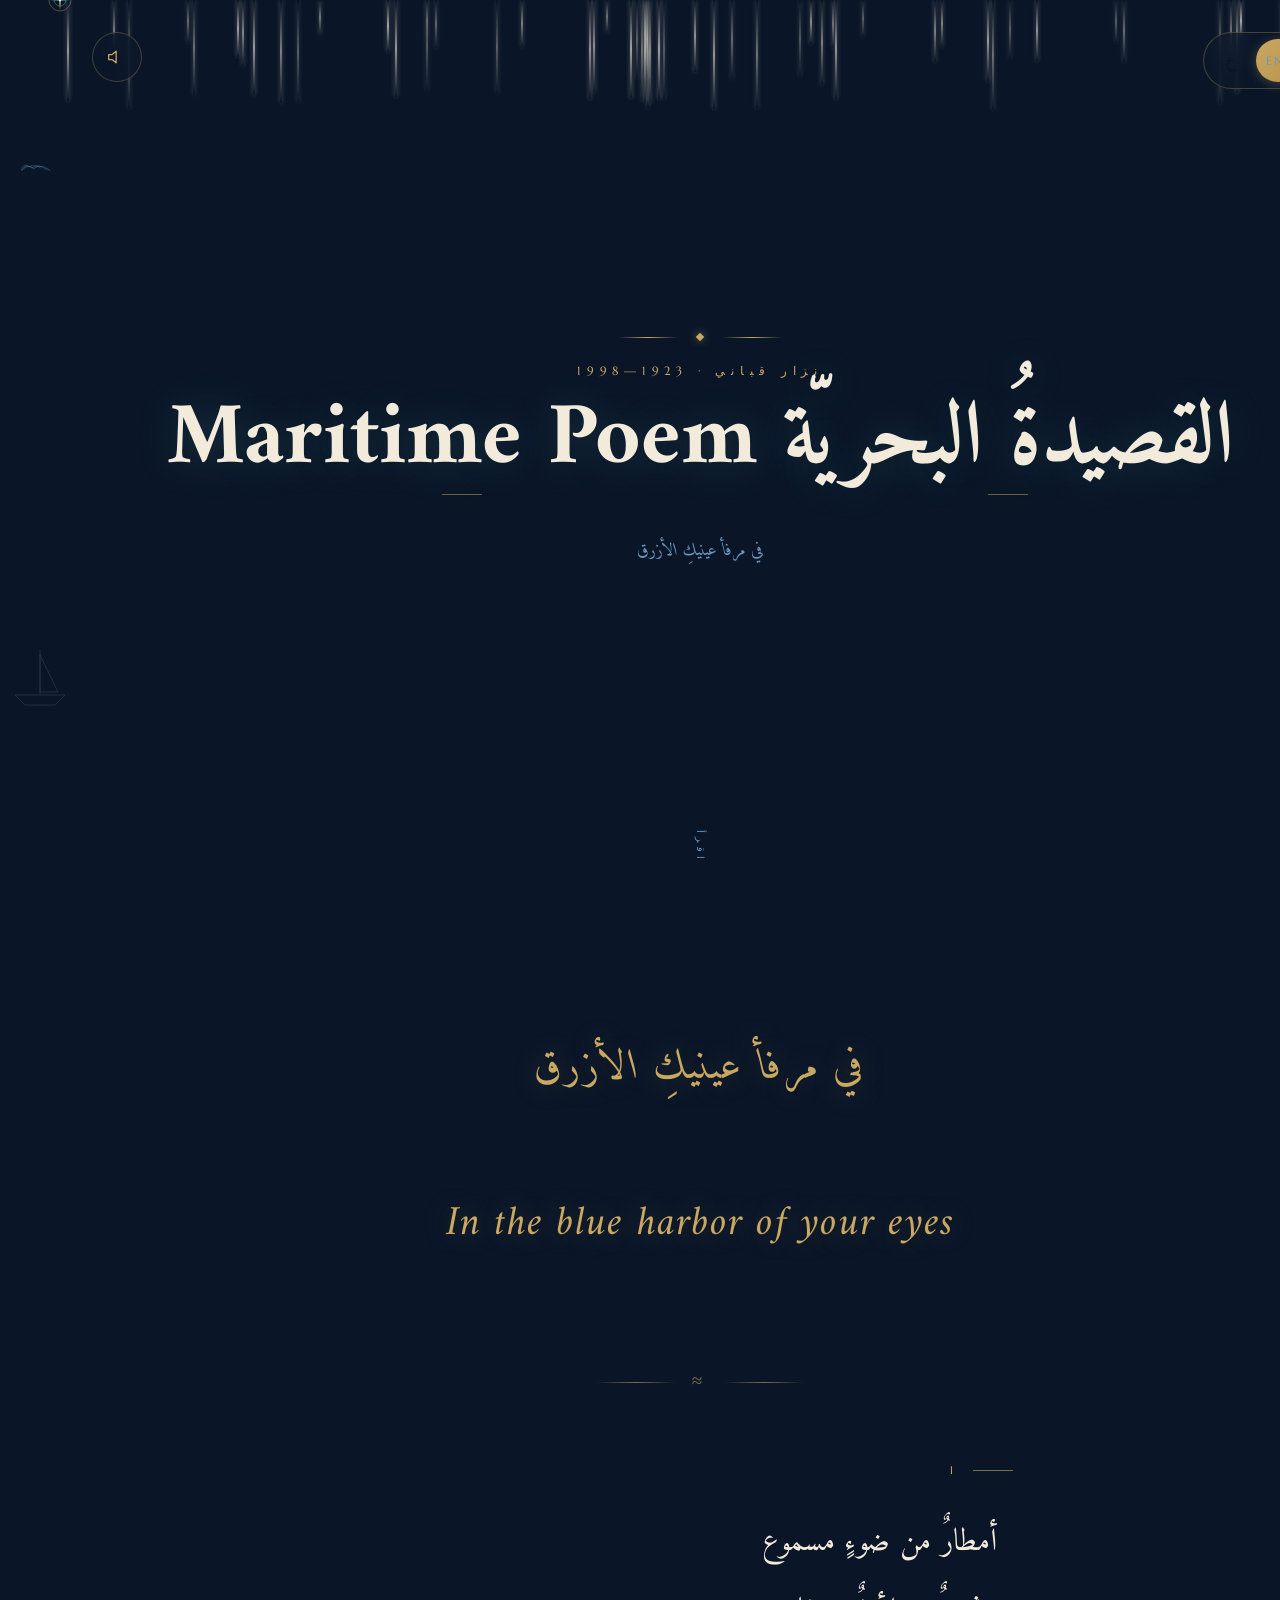
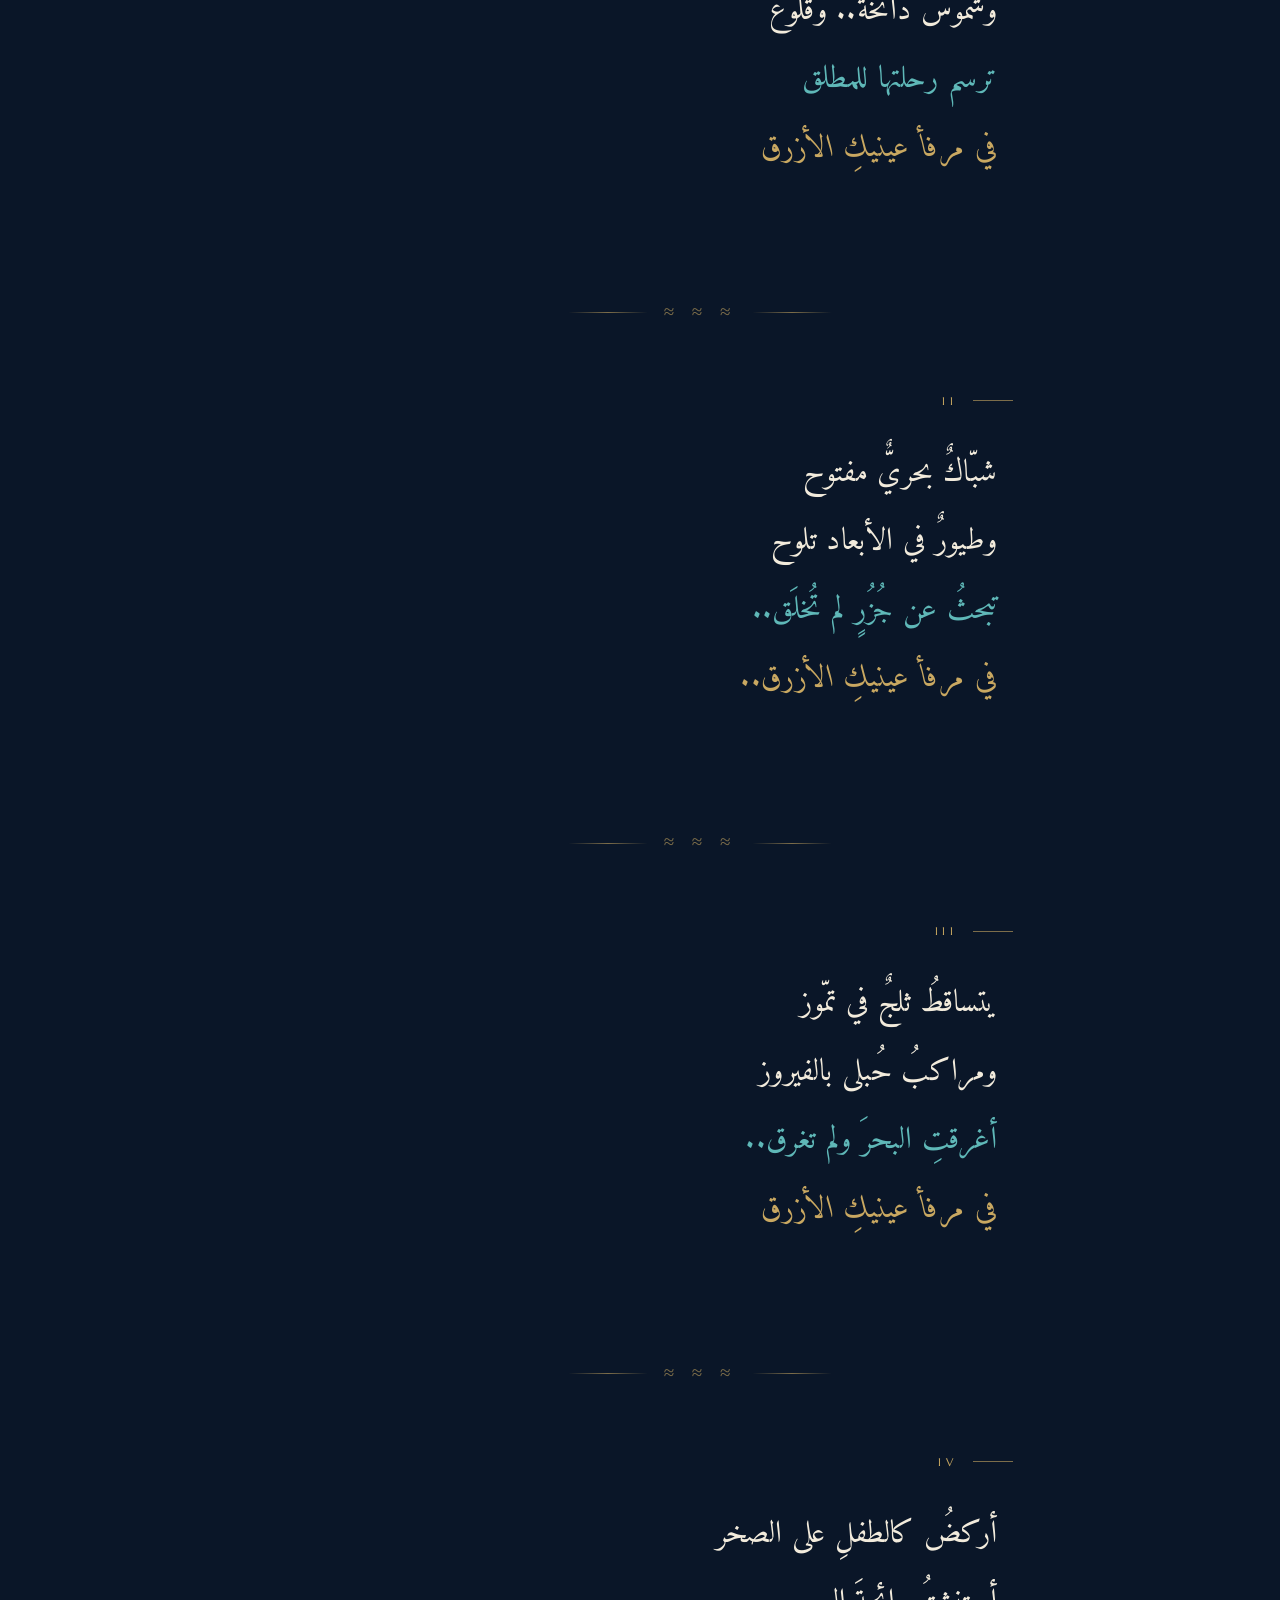
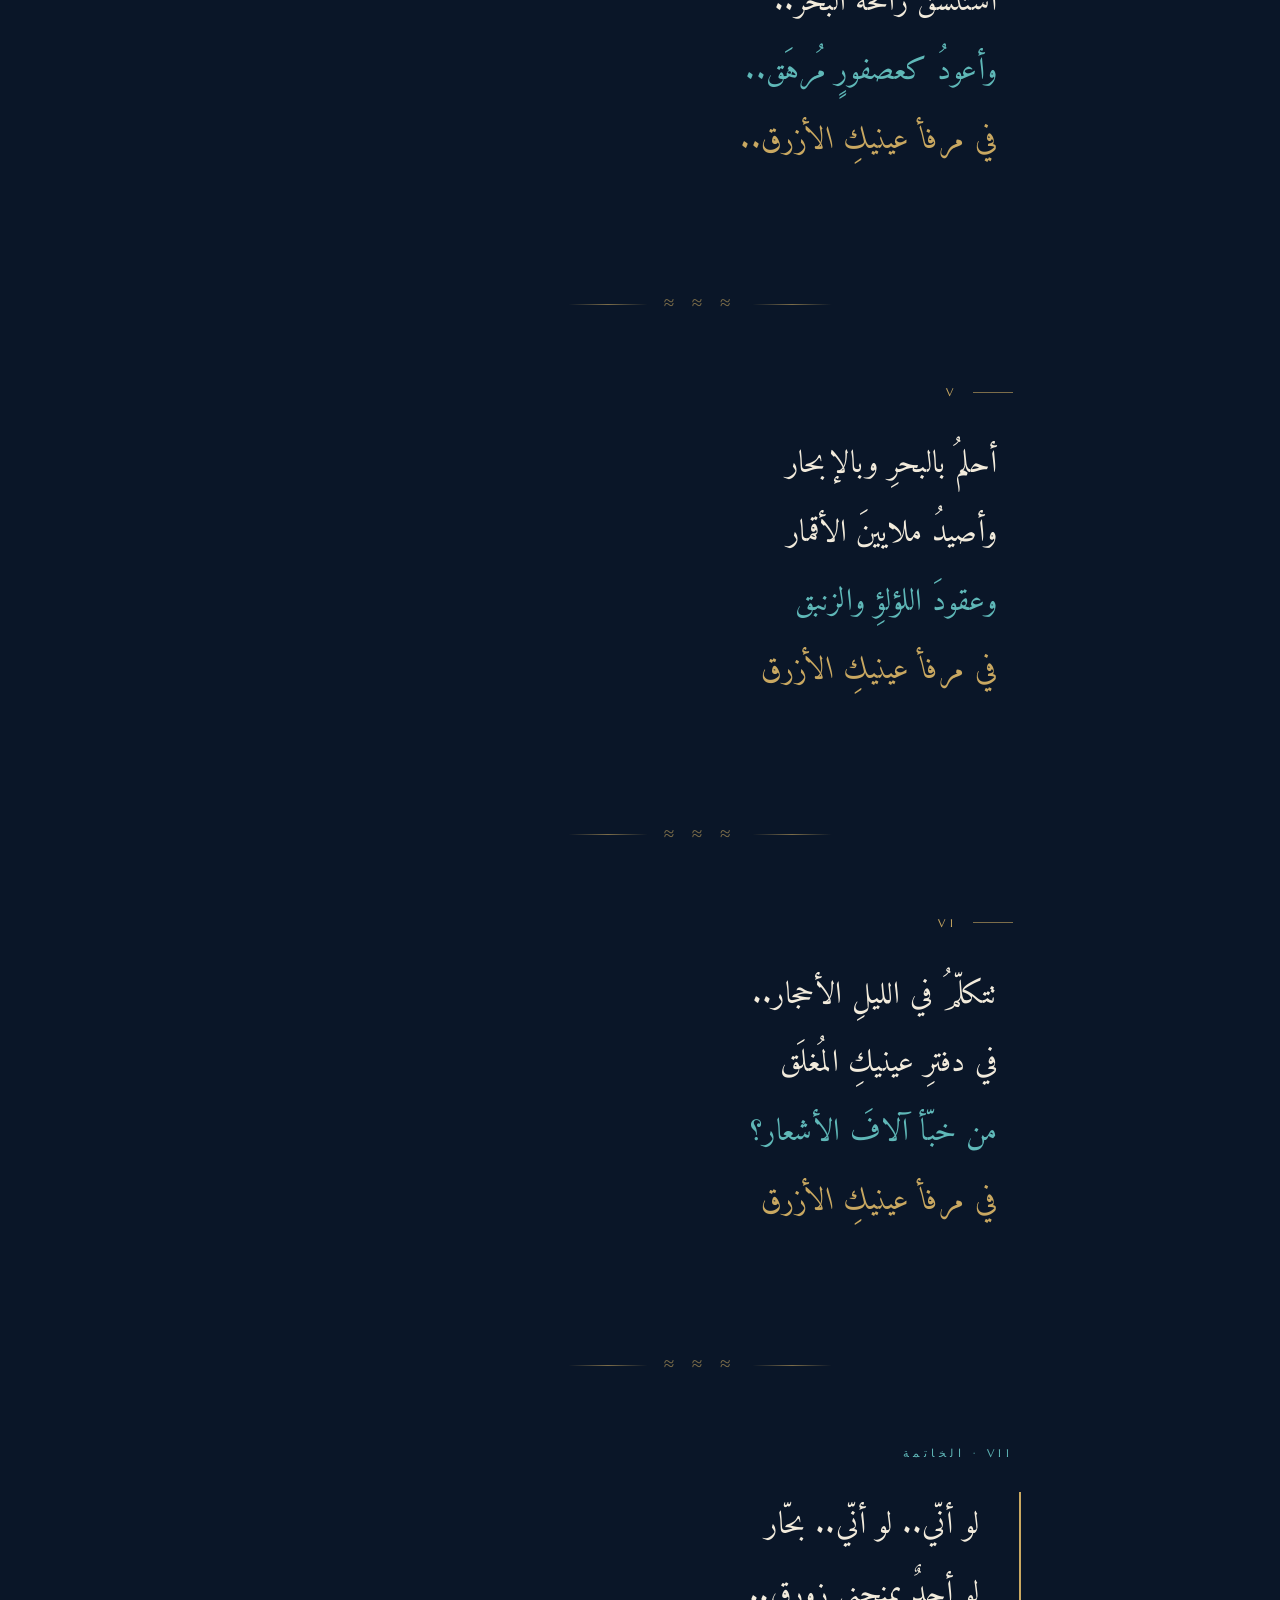
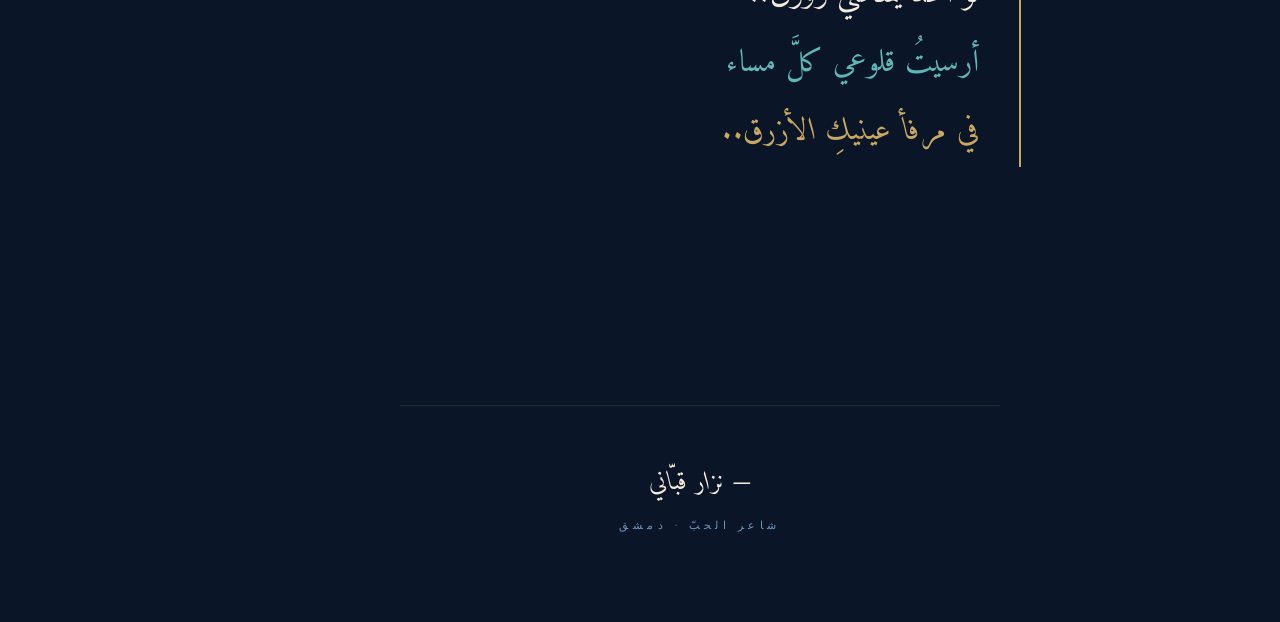
<file: index.html>
<!DOCTYPE html>
<html lang="ar" dir="rtl">
<head>
<meta charset="UTF-8" />
<meta name="viewport" content="width=device-width, initial-scale=1.0" />
<title>القصيدة البحرية — نزار قباني</title>
<link rel="preconnect" href="https://fonts.googleapis.com">
<link rel="preconnect" href="https://fonts.gstatic.com" crossorigin>
<link href="https://fonts.googleapis.com/css2?family=Amiri:ital,wght@0,400;0,700;1,400&family=Marcellus&family=Cormorant+Garamond:ital,wght@0,300;1,300&display=swap" rel="stylesheet">
<style>
  :root {
    --ink: #0a1628;
    --deep: #0d2340;
    --harbor: #13365e;
    --wave: #1f5a8c;
    --mist: #6b96bd;
    --pearl: #e8dfd0;
    --gold: #c9a861;
    --turquoise: #5fb8b8;
    --paper: #f2ebdc;
  }

  * { margin: 0; padding: 0; box-sizing: border-box; }

  html, body {
    background: var(--ink);
    color: var(--paper);
    font-family: 'Amiri', serif;
    min-height: 100vh;
    overflow-x: hidden;
  }

  /* ocean depth background */
  .sea {
    position: fixed;
    inset: 0;
    background:
      radial-gradient(ellipse at 20% 10%, rgba(95, 184, 184, 0.08) 0%, transparent 40%),
      radial-gradient(ellipse at 80% 90%, rgba(201, 168, 97, 0.06) 0%, transparent 50%),
      linear-gradient(180deg, #081424 0%, #0d2340 35%, #13365e 70%, #0a1e38 100%);
    z-index: -2;
  }

  /* grain overlay */
  .sea::after {
    content: '';
    position: absolute;
    inset: 0;
    background-image: url("data:image/svg+xml;utf8,<svg xmlns='http://www.w3.org/2000/svg' width='200' height='200'><filter id='n'><feTurbulence type='fractalNoise' baseFrequency='0.9' numOctaves='3'/><feColorMatrix values='0 0 0 0 0.95, 0 0 0 0 0.87, 0 0 0 0 0.82, 0 0 0 0.08 0'/></filter><rect width='100%' height='100%' filter='url(%23n)'/></svg>");
    opacity: 0.5;
    mix-blend-mode: overlay;
    pointer-events: none;
  }

  /* falling light — "أمطار من ضوء مسموع" */
  .rain {
    position: fixed;
    inset: 0;
    z-index: 0;
    pointer-events: none;
    overflow: hidden;
  }

  .rain span {
    position: absolute;
    top: 0;
    width: 1.5px;
    background: linear-gradient(180deg, transparent, rgba(232, 223, 208, 0.9) 50%, transparent);
    animation: fall linear infinite;
    box-shadow: 0 0 4px rgba(232, 223, 208, 0.5);
    will-change: transform;
  }

  @keyframes fall {
    0% { transform: translateY(-20vh); opacity: 0; }
    10% { opacity: 1; }
    90% { opacity: 1; }
    100% { transform: translateY(120vh); opacity: 0; }
  }

  /* distant birds */
  .bird {
    position: fixed;
    top: 18%;
    left: -40px;
    z-index: -1;
    opacity: 0.35;
    animation: drift 60s linear infinite;
    color: var(--mist);
  }

  .bird:nth-child(2) { top: 24%; animation-duration: 80s; animation-delay: -20s; opacity: 0.2;}
  .bird:nth-child(3) { top: 14%; animation-duration: 95s; animation-delay: -45s; opacity: 0.28;}

  @keyframes drift {
    to { transform: translateX(110vw); }
  }

  /* layout */
  .stage {
    min-height: 100vh;
    display: flex;
    flex-direction: column;
    align-items: center;
    justify-content: center;
    padding: 8vh 6vw;
    position: relative;
    z-index: 2;
  }

  /* top ornament */
  .ornament {
    display: flex;
    align-items: center;
    gap: 1.2rem;
    color: var(--gold);
    opacity: 0;
    animation: fadeIn 2s 0.2s ease forwards;
  }

  .ornament .line {
    width: 60px;
    height: 1px;
    background: linear-gradient(90deg, transparent, var(--gold), transparent);
  }

  .ornament .diamond {
    width: 6px; height: 6px;
    background: var(--gold);
    transform: rotate(45deg);
    box-shadow: 0 0 8px rgba(201, 168, 97, 0.6);
  }

  /* eyebrow */
  .eyebrow {
    font-family: 'Marcellus', serif;
    font-size: 0.72rem;
    letter-spacing: 0.5em;
    color: var(--gold);
    text-transform: uppercase;
    margin-top: 1.5rem;
    opacity: 0;
    animation: fadeIn 2s 0.8s ease forwards;
  }

  /* title */
  .title {
    font-family: 'Amiri', serif;
    font-weight: 700;
    font-size: clamp(2.8rem, 7vw, 5.5rem);
    line-height: 1;
    color: var(--paper);
    margin-top: 1.2rem;
    margin-bottom: 0.6rem;
    text-align: center;
    opacity: 0;
    animation: riseUp 2s 1.2s ease forwards;
    text-shadow: 0 2px 40px rgba(95, 184, 184, 0.2);
  }

  .title .word {
    display: inline-block;
    position: relative;
  }

  .title .word::after {
    content: '';
    position: absolute;
    bottom: -10px;
    right: 50%;
    transform: translateX(50%);
    width: 40px;
    height: 1px;
    background: var(--gold);
    opacity: 0.5;
  }

  .byline {
    font-family: 'Amiri', serif;
    font-style: italic;
    font-size: 1.1rem;
    color: var(--mist);
    margin-top: 2.5rem;
    opacity: 0;
    animation: fadeIn 2s 1.8s ease forwards;
  }

  /* scroll cue */
  .scroll-cue {
    position: absolute;
    bottom: 4vh;
    left: 50%;
    transform: translateX(-50%);
    font-family: 'Marcellus', serif;
    font-size: 0.65rem;
    letter-spacing: 0.4em;
    color: var(--mist);
    opacity: 0;
    animation: fadeIn 2s 2.5s ease forwards, pulse 2s 3s ease infinite;
    writing-mode: vertical-rl;
  }

  @keyframes pulse {
    0%, 100% { opacity: 0.4; }
    50% { opacity: 1; }
  }

  /* poem section */
  .poem {
    max-width: 780px;
    margin: 0 auto;
    padding: 10vh 6vw 14vh;
    position: relative;
    z-index: 2;
  }

  .stanza {
    margin-bottom: 7rem;
    position: relative;
    opacity: 0;
    transform: translateY(30px);
    transition: all 1.5s ease;
  }

  .stanza.visible {
    opacity: 1;
    transform: translateY(0);
  }

  .stanza-num {
    font-family: 'Marcellus', serif;
    font-size: 0.7rem;
    letter-spacing: 0.4em;
    color: var(--gold);
    margin-bottom: 2rem;
    display: flex;
    align-items: center;
    gap: 1rem;
  }

  .stanza-num::before {
    content: '';
    width: 40px;
    height: 1px;
    background: var(--gold);
    opacity: 0.6;
  }

  .verse {
    font-family: 'Amiri', serif;
    font-size: clamp(1.4rem, 2.6vw, 1.95rem);
    line-height: 2.2;
    color: var(--paper);
    text-align: right;
    letter-spacing: 0.01em;
  }

  .verse .line {
    display: block;
    position: relative;
    padding-right: 1rem;
    transition: all 0.4s ease;
  }

  .verse .line:hover {
    color: var(--turquoise);
    padding-right: 1.4rem;
  }

  .verse .refrain {
    color: var(--gold);
    font-style: italic;
    font-weight: 400;
  }

  .verse .refrain.big {
    font-size: clamp(1.8rem, 3.5vw, 2.6rem);
    text-align: center;
    display: block;
    padding: 2rem 0;
    letter-spacing: 0.03em;
    text-shadow: 0 0 30px rgba(201, 168, 97, 0.3);
  }

  .stanza.opening {
    text-align: center;
    margin-bottom: 4rem;
  }

  .stanza.final .verse {
    border-right: 2px solid var(--gold);
    padding-right: 1.5rem;
    margin-right: -0.5rem;
  }

  .stanza.final .stanza-num {
    color: var(--turquoise);
  }

  .stanza.final .stanza-num::before {
    background: var(--turquoise);
  }

  .verse .accent {
    color: var(--turquoise);
  }

  /* decorative separator */
  .divider {
    display: flex;
    align-items: center;
    justify-content: center;
    gap: 1rem;
    margin: 4rem auto;
    color: var(--gold);
    opacity: 0.6;
  }

  .divider .wave {
    font-size: 1.2rem;
    letter-spacing: 0.3em;
  }

  .divider .line {
    width: 80px;
    height: 1px;
    background: linear-gradient(90deg, transparent, var(--gold), transparent);
  }

  /* footer */
  .footer {
    text-align: center;
    padding: 6vh 2rem 10vh;
    border-top: 1px solid rgba(201, 168, 97, 0.15);
    max-width: 600px;
    margin: 0 auto;
    position: relative;
    z-index: 2;
  }

  .footer .signature {
    font-family: 'Amiri', serif;
    font-style: italic;
    font-size: 1.6rem;
    color: var(--paper);
    margin-bottom: 0.8rem;
  }

  .footer .meta {
    font-family: 'Marcellus', serif;
    font-size: 0.7rem;
    letter-spacing: 0.4em;
    color: var(--mist);
    text-transform: uppercase;
  }

  /* animations */
  @keyframes fadeIn {
    to { opacity: 1; }
  }

  @keyframes riseUp {
    to { opacity: 1; transform: translateY(0); }
  }

  /* decorative ship silhouette */
  .ship {
    position: absolute;
    bottom: 20%;
    left: -60px;
    width: 80px;
    opacity: 0.15;
    color: var(--pearl);
    animation: sail 90s linear infinite;
  }

  @keyframes sail {
    to { transform: translateX(110vw); }
  }

  /* turquoise glow spots — "مراكب حبلى بالفيروز" */
  .glow {
    position: fixed;
    width: 300px;
    height: 300px;
    border-radius: 50%;
    background: radial-gradient(circle, rgba(95, 184, 184, 0.08) 0%, transparent 60%);
    pointer-events: none;
    z-index: -1;
    filter: blur(40px);
  }

  .glow.a { top: 20%; right: 5%; animation: breathe 8s ease-in-out infinite; }
  .glow.b { bottom: 10%; left: 10%; animation: breathe 12s ease-in-out infinite reverse; }

  @keyframes breathe {
    0%, 100% { transform: scale(1); opacity: 0.5; }
    50% { transform: scale(1.2); opacity: 1; }
  }

  @media (max-width: 600px) {
    .verse { font-size: 1.35rem; line-height: 2; }
    .stanza { margin-bottom: 5rem; }
  }

  /* ============ INTERACTIVITY ============ */

  /* custom cursor — a small compass/star */
  body {
    cursor: none;
  }
  @media (max-width: 768px) {
    body { cursor: auto; }
    .cursor, .cursor-trail { display: none !important; }
  }

  .cursor {
    position: fixed;
    top: 0; left: 0;
    width: 24px;
    height: 24px;
    pointer-events: none;
    z-index: 9999;
    transform: translate(-50%, -50%);
    transition: transform 0.1s ease-out, width 0.3s ease, height 0.3s ease;
    mix-blend-mode: screen;
  }

  .cursor svg {
    width: 100%;
    height: 100%;
    animation: cursorSpin 8s linear infinite;
  }

  .cursor.hover {
    width: 50px;
    height: 50px;
  }

  .cursor.hover svg {
    animation-duration: 3s;
  }

  @keyframes cursorSpin {
    to { transform: rotate(360deg); }
  }

  .cursor-trail {
    position: fixed;
    width: 4px;
    height: 4px;
    border-radius: 50%;
    background: var(--turquoise);
    pointer-events: none;
    z-index: 9998;
    transform: translate(-50%, -50%);
    opacity: 0.8;
    animation: trailFade 1.2s ease-out forwards;
  }

  @keyframes trailFade {
    to {
      opacity: 0;
      transform: translate(-50%, -50%) scale(3);
    }
  }

  /* click ripple — concentric circles like a stone in water */
  .ripple {
    position: fixed;
    border: 1px solid var(--turquoise);
    border-radius: 50%;
    pointer-events: none;
    z-index: 9997;
    transform: translate(-50%, -50%);
    animation: rippleOut 1.4s ease-out forwards;
  }

  @keyframes rippleOut {
    0% {
      width: 0; height: 0;
      opacity: 0.8;
      border-width: 2px;
    }
    100% {
      width: 250px; height: 250px;
      opacity: 0;
      border-width: 0.5px;
    }
  }

  /* constellation canvas */
  #constellation {
    position: fixed;
    inset: 0;
    pointer-events: none;
    z-index: -1;
    opacity: 0.6;
  }

  /* sound toggle */
  .sound-toggle {
    position: fixed;
    top: 2rem;
    left: 2rem;
    z-index: 100;
    background: rgba(10, 22, 40, 0.6);
    backdrop-filter: blur(12px);
    -webkit-backdrop-filter: blur(12px);
    border: 1px solid rgba(201, 168, 97, 0.3);
    border-radius: 50%;
    width: 50px;
    height: 50px;
    display: flex;
    align-items: center;
    justify-content: center;
    cursor: none;
    color: var(--gold);
    transition: all 0.3s ease;
    opacity: 0;
    animation: fadeIn 2s 3s ease forwards;
  }

  .sound-toggle:hover {
    background: rgba(201, 168, 97, 0.15);
    transform: scale(1.1);
  }

  .sound-toggle svg {
    width: 20px;
    height: 20px;
  }

  .sound-toggle .wave-anim {
    display: none;
  }

  .sound-toggle.playing .wave-anim {
    display: inline;
    animation: soundWave 1.2s ease-in-out infinite;
    transform-origin: center;
  }

  .sound-toggle.playing .wave-anim.w2 {
    animation-delay: 0.2s;
  }

  .sound-toggle.playing .wave-anim.w3 {
    animation-delay: 0.4s;
  }

  @keyframes soundWave {
    0%, 100% { opacity: 0.3; }
    50% { opacity: 1; }
  }

  /* line hover — gentle tilt + glow */
  .verse .line {
    display: block;
    position: relative;
    padding-right: 1rem;
    transition: all 0.5s cubic-bezier(0.2, 0.8, 0.2, 1);
    cursor: none;
  }

  .verse .line:hover {
    color: var(--turquoise);
    padding-right: 1.8rem;
    text-shadow: 0 0 20px rgba(95, 184, 184, 0.5);
    transform: translateX(-8px);
    letter-spacing: 0.02em;
  }

  /* line reveal marker — a small drop that appears on hover */
  .verse .line::before {
    content: '';
    position: absolute;
    right: 0;
    top: 50%;
    width: 6px;
    height: 6px;
    border-radius: 50%;
    background: var(--turquoise);
    transform: translateY(-50%) scale(0);
    transition: transform 0.4s cubic-bezier(0.2, 0.8, 0.2, 1);
    box-shadow: 0 0 12px var(--turquoise);
  }

  .verse .line:hover::before {
    transform: translateY(-50%) scale(1);
  }

  /* remove padding override from refrain.big */
  .verse .refrain.big:hover {
    padding-right: 0;
    transform: none;
  }

  /* ============ LANGUAGE TOGGLE ============ */
  .lang-toggle {
    position: fixed;
    top: 2rem;
    right: 2rem;
    z-index: 100;
    background: rgba(10, 22, 40, 0.6);
    backdrop-filter: blur(12px);
    -webkit-backdrop-filter: blur(12px);
    border: 1px solid rgba(201, 168, 97, 0.3);
    border-radius: 40px;
    padding: 6px;
    display: flex;
    align-items: center;
    gap: 0;
    cursor: none;
    opacity: 0;
    animation: fadeIn 2s 3s ease forwards;
    font-family: 'Marcellus', serif;
  }

  .lang-toggle button {
    background: none;
    border: none;
    color: var(--mist);
    font-family: 'Marcellus', serif;
    font-size: 0.75rem;
    letter-spacing: 0.15em;
    padding: 8px 16px;
    border-radius: 30px;
    cursor: none;
    transition: all 0.4s cubic-bezier(0.2, 0.8, 0.2, 1);
    position: relative;
    z-index: 2;
  }

  .lang-toggle button.ar {
    font-family: 'Amiri', serif;
    font-size: 0.95rem;
    letter-spacing: 0;
  }

  .lang-toggle .slider {
    position: absolute;
    top: 6px;
    bottom: 6px;
    background: linear-gradient(135deg, var(--gold), #b8934d);
    border-radius: 30px;
    transition: all 0.5s cubic-bezier(0.2, 0.8, 0.2, 1);
    box-shadow: 0 2px 12px rgba(201, 168, 97, 0.3);
    z-index: 1;
  }

  .lang-toggle.ar .slider {
    right: 6px;
    left: 50%;
  }

  .lang-toggle.en .slider {
    right: 50%;
    left: 6px;
  }

  .lang-toggle button.active {
    color: var(--ink);
    font-weight: 600;
  }

  /* Adjust sound toggle position so it doesn't collide */
  .sound-toggle {
    top: 2rem;
    left: 2rem;
  }

  /* ============ BILINGUAL CONTENT ============ */
  /* English body uses a different font family */
  body.en-mode {
    font-family: 'Cormorant Garamond', serif;
  }

  body.en-mode .verse {
    font-family: 'Cormorant Garamond', serif;
    font-weight: 300;
    text-align: left;
    direction: ltr;
  }

  body.en-mode .verse .line {
    padding-right: 0;
    padding-left: 1rem;
  }

  body.en-mode .verse .line:hover {
    padding-right: 0;
    padding-left: 1.8rem;
    transform: translateX(8px);
  }

  body.en-mode .verse .line::before {
    right: auto;
    left: 0;
  }

  body.en-mode .stanza-num::before {
    /* flip the leading line */
  }

  body.en-mode .byline,
  body.en-mode .title,
  body.en-mode .verse .refrain.big,
  body.en-mode .signature {
    font-family: 'Cormorant Garamond', serif;
  }

  body.en-mode .eyebrow,
  body.en-mode .ornament,
  body.en-mode .footer .meta {
    /* keep as is */
  }

  /* content visibility */
  .ar-content { display: block; }
  .en-content { display: none; }

  body.en-mode {
    direction: ltr;
  }
  body.en-mode .ar-content { display: none; }
  body.en-mode .en-content { display: block; }

  body.en-mode .stanza-num {
    font-family: 'Marcellus', serif;
  }

  /* Smooth fade when switching */
  .poem, .stage, .footer {
    transition: opacity 0.3s ease;
  }

  body.switching .poem,
  body.switching .stage,
  body.switching .footer {
    opacity: 0;
  }
</style>
</head>
<body>

<div class="sea"></div>
<div class="glow a"></div>
<div class="glow b"></div>

<!-- constellation canvas — "أصيد ملايين الأقمار" -->
<canvas id="constellation"></canvas>

<!-- custom compass cursor -->
<div class="cursor" id="cursor">
  <svg viewBox="0 0 24 24" fill="none">
    <circle cx="12" cy="12" r="11" stroke="#c9a861" stroke-width="0.6" opacity="0.6"/>
    <circle cx="12" cy="12" r="6" stroke="#5fb8b8" stroke-width="0.5" opacity="0.8"/>
    <path d="M12 2 L13 12 L12 22 L11 12 Z" fill="#c9a861" opacity="0.9"/>
    <path d="M2 12 L12 11 L22 12 L12 13 Z" fill="#5fb8b8" opacity="0.7"/>
    <circle cx="12" cy="12" r="1.2" fill="#f2ebdc"/>
  </svg>
</div>

<!-- sound toggle -->
<button class="sound-toggle" id="soundToggle" aria-label="تشغيل/إيقاف صوت البحر">
  <svg viewBox="0 0 24 24" fill="none" stroke="currentColor" stroke-width="1.5" stroke-linecap="round" stroke-linejoin="round">
    <path d="M11 5 L6 9 H2 V15 H6 L11 19 Z"/>
    <path class="wave-anim w1" d="M15.5 8.5 Q 17 12, 15.5 15.5" stroke-width="1.2"/>
    <path class="wave-anim w2" d="M18 6 Q 21 12, 18 18" stroke-width="1.2"/>
    <path class="wave-anim w3" d="M20.5 3.5 Q 25 12, 20.5 20.5" stroke-width="1.2"/>
  </svg>
</button>

<!-- language toggle -->
<div class="lang-toggle ar" id="langToggle">
  <div class="slider"></div>
  <button class="en" data-lang="en">EN</button>
  <button class="ar active" data-lang="ar">ع</button>
</div>

<!-- falling light -->
<div class="rain" id="rain"></div>

<!-- birds -->
<svg class="bird" width="28" height="10" viewBox="0 0 28 10" fill="none">
  <path d="M1 8 Q 6 1, 12 6 Q 18 1, 27 8" stroke="currentColor" stroke-width="1" fill="none"/>
</svg>
<svg class="bird" width="22" height="8" viewBox="0 0 28 10" fill="none">
  <path d="M1 8 Q 6 1, 12 6 Q 18 1, 27 8" stroke="currentColor" stroke-width="1" fill="none"/>
</svg>
<svg class="bird" width="32" height="11" viewBox="0 0 28 10" fill="none">
  <path d="M1 8 Q 6 1, 12 6 Q 18 1, 27 8" stroke="currentColor" stroke-width="1" fill="none"/>
</svg>

<!-- distant sailboat -->
<svg class="ship" viewBox="0 0 80 80" fill="none">
  <path d="M40 10 L40 55 L15 55 L25 65 L55 65 L65 55 L40 55" stroke="currentColor" stroke-width="0.8" fill="none"/>
  <path d="M40 15 L58 52 L40 52 Z" stroke="currentColor" stroke-width="0.8" fill="none"/>
</svg>

<!-- HERO -->
<section class="stage">
  <div class="ornament">
    <div class="line"></div>
    <div class="diamond"></div>
    <div class="line"></div>
  </div>

  <div class="eyebrow ar-content">نزار قباني · 1923—1998</div>
  <div class="eyebrow en-content">Nizar Qabbani · 1923—1998</div>

  <h1 class="title">
    <span class="word ar-content">القصيدةُ البحريّة</span>
    <span class="word en-content">Maritime Poem</span>
  </h1>

  <p class="byline ar-content">في مرفأ عينيكِ الأزرق</p>
  <p class="byline en-content"><em>In the blue harbor of your eyes</em></p>

  <div class="scroll-cue ar-content">اقرأ</div>
  <div class="scroll-cue en-content">READ</div>
</section>

<!-- POEM -->
<section class="poem">

  <!-- Opening refrain -->
  <div class="stanza opening" data-stanza>
    <div class="verse">
      <span class="line refrain big ar-content">في مرفأ عينيكِ الأزرق</span>
      <span class="line refrain big en-content">In the blue harbor of your eyes</span>
    </div>
  </div>

  <div class="divider" data-stanza>
    <div class="line"></div>
    <div class="wave">≈</div>
    <div class="line"></div>
  </div>

  <!-- STANZA I -->
  <div class="stanza" data-stanza>
    <div class="stanza-num">I</div>
    <div class="verse ar-content">
      <span class="line">أمطارٌ من ضوءٍ مسموع</span>
      <span class="line">وشموسٌ دائخةٌ.. وقلوع</span>
      <span class="line accent">ترسم رحلتها للمطلق</span>
      <span class="line refrain">في مرفأ عينيكِ الأزرق</span>
    </div>
    <div class="verse en-content">
      <span class="line">Blow rains of melodious lights,</span>
      <span class="line">Dizzy suns and sails</span>
      <span class="line accent">Painting their voyage to endlessness.</span>
      <span class="line refrain">In the blue harbor of your eyes</span>
    </div>
  </div>

  <div class="divider" data-stanza>
    <div class="line"></div>
    <div class="wave">≈ ≈ ≈</div>
    <div class="line"></div>
  </div>

  <!-- STANZA II -->
  <div class="stanza" data-stanza>
    <div class="stanza-num">II</div>
    <div class="verse ar-content">
      <span class="line">شبّاكٌ بحريٌّ مفتوح</span>
      <span class="line">وطيورٌ في الأبعاد تلوح</span>
      <span class="line accent">تبحثُ عن جُزُرٍ لم تُخلَق..</span>
      <span class="line refrain">في مرفأ عينيكِ الأزرق..</span>
    </div>
    <div class="verse en-content">
      <span class="line">Is an open sea window,</span>
      <span class="line">And birds appear in the distance</span>
      <span class="line accent">Searching for islands still unborn.</span>
      <span class="line refrain">In the blue harbor of your eyes</span>
    </div>
  </div>

  <div class="divider" data-stanza>
    <div class="line"></div>
    <div class="wave">≈ ≈ ≈</div>
    <div class="line"></div>
  </div>

  <!-- STANZA III -->
  <div class="stanza" data-stanza>
    <div class="stanza-num">III</div>
    <div class="verse ar-content">
      <span class="line">يتساقطُ ثلجٌ في تمّوز</span>
      <span class="line">ومراكبُ حُبلى بالفيروز</span>
      <span class="line accent">أغرقتِ البحرَ ولم تغرق..</span>
      <span class="line refrain">في مرفأ عينيكِ الأزرق</span>
    </div>
    <div class="verse en-content">
      <span class="line">Snow falls in July.</span>
      <span class="line">Ships laden with turquoise</span>
      <span class="line accent">Spill over the sea and are not drowned.</span>
      <span class="line refrain">In the blue harbor of your eyes</span>
    </div>
  </div>

  <div class="divider" data-stanza>
    <div class="line"></div>
    <div class="wave">≈ ≈ ≈</div>
    <div class="line"></div>
  </div>

  <!-- STANZA IV -->
  <div class="stanza" data-stanza>
    <div class="stanza-num">IV</div>
    <div class="verse ar-content">
      <span class="line">أركضُ كالطفلِ على الصخر</span>
      <span class="line">أستنشقُ رائحةَ البحر..</span>
      <span class="line accent">وأعودُ كعصفورٍ مُرهَق..</span>
      <span class="line refrain">في مرفأ عينيكِ الأزرق..</span>
    </div>
    <div class="verse en-content">
      <span class="line">I run on the scattered rocks like a child</span>
      <span class="line">Breathing the fragrance of the sea</span>
      <span class="line accent">And return an exhausted bird.</span>
      <span class="line refrain">In the blue harbor of your eyes</span>
    </div>
  </div>

  <div class="divider" data-stanza>
    <div class="line"></div>
    <div class="wave">≈ ≈ ≈</div>
    <div class="line"></div>
  </div>

  <!-- STANZA V -->
  <div class="stanza" data-stanza>
    <div class="stanza-num">V</div>
    <div class="verse ar-content">
      <span class="line">أحلمُ بالبحرِ وبالإبحار</span>
      <span class="line">وأصيدُ ملايينَ الأقمار</span>
      <span class="line accent">وعقودَ اللؤلؤِ والزنبق</span>
      <span class="line refrain">في مرفأ عينيكِ الأزرق</span>
    </div>
    <div class="verse en-content">
      <span class="line">I dream of the sea and of voyages,</span>
      <span class="line">I hunt millions of moons,</span>
      <span class="line accent">Necklaces of pearls and lilies</span>
      <span class="line refrain">In the blue harbor of your eyes</span>
    </div>
  </div>

  <div class="divider" data-stanza>
    <div class="line"></div>
    <div class="wave">≈ ≈ ≈</div>
    <div class="line"></div>
  </div>

  <!-- STANZA VI -->
  <div class="stanza" data-stanza>
    <div class="stanza-num">VI</div>
    <div class="verse ar-content">
      <span class="line">تتكلّمُ في الليلِ الأحجار..</span>
      <span class="line">في دفترِ عينيكِ المُغلَق</span>
      <span class="line accent">من خبّأ آلافَ الأشعار؟</span>
      <span class="line refrain">في مرفأ عينيكِ الأزرق</span>
    </div>
    <div class="verse en-content">
      <span class="line">Stones sing in the night.</span>
      <span class="line">Who has hidden a thousand poems</span>
      <span class="line accent">In the closed book of your eyes?</span>
      <span class="line refrain">In the blue harbor of your eyes</span>
    </div>
  </div>

  <div class="divider" data-stanza>
    <div class="line"></div>
    <div class="wave">≈ ≈ ≈</div>
    <div class="line"></div>
  </div>

  <!-- STANZA VII — final -->
  <div class="stanza final" data-stanza>
    <div class="stanza-num ar-content">VII · الخاتمة</div>
    <div class="stanza-num en-content">VII · Envoi</div>
    <div class="verse ar-content">
      <span class="line">لو أنّي.. لو أنّي.. بحّار</span>
      <span class="line">لو أحدٌ يمنحني زورق..</span>
      <span class="line accent">أرسيتُ قلوعي كلَّ مساء</span>
      <span class="line refrain">في مرفأ عينيكِ الأزرق..</span>
    </div>
    <div class="verse en-content">
      <span class="line">If only, if only I were a sailor,</span>
      <span class="line">If only somebody'd give me a boat,</span>
      <span class="line accent">I would furl my sails each evening</span>
      <span class="line refrain">In the blue harbor of your eyes.</span>
    </div>
  </div>

</section>

<footer class="footer">
  <div class="signature ar-content">— نزار قبّاني</div>
  <div class="signature en-content"><em>— Nizar Qabbani</em></div>
  <div class="meta ar-content">شاعر الحبّ · دمشق</div>
  <div class="meta en-content">Poet of Love · Damascus</div>
</footer>

<script>
  // ============ FALLING LIGHT ============
  const rain = document.getElementById('rain');
  for (let i = 0; i < 60; i++) {
    const drop = document.createElement('span');
    const h = 30 + Math.random() * 80;
    const dur = 3 + Math.random() * 5;
    const delay = Math.random() * 5;
    drop.style.left = Math.random() * 100 + '%';
    drop.style.height = h + 'px';
    drop.style.animationDuration = dur + 's';
    drop.style.animationDelay = -delay + 's';
    drop.style.opacity = 0.3 + Math.random() * 0.5;
    rain.appendChild(drop);
  }

  // ============ STANZA REVEAL ON SCROLL ============
  const io = new IntersectionObserver((entries) => {
    entries.forEach(e => {
      if (e.isIntersecting) {
        e.target.classList.add('visible');
      }
    });
  }, { threshold: 0.2 });
  document.querySelectorAll('[data-stanza]').forEach(el => io.observe(el));

  // ============ CUSTOM CURSOR + TRAIL ============
  const cursor = document.getElementById('cursor');
  let mouseX = window.innerWidth / 2;
  let mouseY = window.innerHeight / 2;
  let lastTrailTime = 0;

  document.addEventListener('mousemove', (e) => {
    mouseX = e.clientX;
    mouseY = e.clientY;
    cursor.style.left = mouseX + 'px';
    cursor.style.top = mouseY + 'px';

    // sparse trail — one drop every 60ms max
    const now = Date.now();
    if (now - lastTrailTime > 60) {
      lastTrailTime = now;
      const trail = document.createElement('div');
      trail.className = 'cursor-trail';
      trail.style.left = mouseX + 'px';
      trail.style.top = mouseY + 'px';
      trail.style.background = Math.random() > 0.5 ? '#5fb8b8' : '#c9a861';
      document.body.appendChild(trail);
      setTimeout(() => trail.remove(), 1200);
    }
  });

  // cursor grows on interactive elements
  document.querySelectorAll('.line, .sound-toggle, .lang-toggle button').forEach(el => {
    el.addEventListener('mouseenter', () => cursor.classList.add('hover'));
    el.addEventListener('mouseleave', () => cursor.classList.remove('hover'));
  });

  // ============ CLICK RIPPLE ============
  document.addEventListener('click', (e) => {
    // don't ripple on the sound toggle
    if (e.target.closest('.sound-toggle')) return;

    const ripple = document.createElement('div');
    ripple.className = 'ripple';
    ripple.style.left = e.clientX + 'px';
    ripple.style.top = e.clientY + 'px';
    document.body.appendChild(ripple);
    setTimeout(() => ripple.remove(), 1400);

    // second, slower ripple for depth
    setTimeout(() => {
      const r2 = document.createElement('div');
      r2.className = 'ripple';
      r2.style.left = e.clientX + 'px';
      r2.style.top = e.clientY + 'px';
      r2.style.animationDuration = '2s';
      document.body.appendChild(r2);
      setTimeout(() => r2.remove(), 2000);
    }, 200);
  });

  // ============ CONSTELLATION ============
  // "وأصيدُ ملايينَ الأقمار" — mouse leaves behind stars that connect
  const canvas = document.getElementById('constellation');
  const ctx = canvas.getContext('2d');
  let stars = [];

  function resize() {
    canvas.width = window.innerWidth;
    canvas.height = window.innerHeight;
  }
  resize();
  window.addEventListener('resize', resize);

  document.addEventListener('mousemove', (e) => {
    // add stars sparingly
    if (Math.random() > 0.85) {
      stars.push({
        x: e.clientX + (Math.random() - 0.5) * 40,
        y: e.clientY + (Math.random() - 0.5) * 40,
        r: 0.5 + Math.random() * 1.5,
        life: 1,
        twinkle: Math.random() * Math.PI * 2
      });
    }
    // cap at 80 stars to keep it light
    if (stars.length > 80) stars.shift();
  });

  function drawConstellation() {
    ctx.clearRect(0, 0, canvas.width, canvas.height);

    // draw stars
    stars.forEach(s => {
      s.life -= 0.003;
      s.twinkle += 0.05;
      const alpha = Math.max(0, s.life) * (0.6 + Math.sin(s.twinkle) * 0.4);
      ctx.beginPath();
      ctx.arc(s.x, s.y, s.r, 0, Math.PI * 2);
      ctx.fillStyle = `rgba(232, 223, 208, ${alpha})`;
      ctx.fill();

      // glow halo
      ctx.beginPath();
      ctx.arc(s.x, s.y, s.r * 3, 0, Math.PI * 2);
      ctx.fillStyle = `rgba(201, 168, 97, ${alpha * 0.15})`;
      ctx.fill();
    });

    // connect close stars with thin lines
    for (let i = 0; i < stars.length; i++) {
      for (let j = i + 1; j < stars.length; j++) {
        const a = stars[i], b = stars[j];
        const dx = a.x - b.x, dy = a.y - b.y;
        const dist = Math.sqrt(dx * dx + dy * dy);
        if (dist < 120) {
          const alpha = (1 - dist / 120) * Math.min(a.life, b.life) * 0.25;
          ctx.beginPath();
          ctx.moveTo(a.x, a.y);
          ctx.lineTo(b.x, b.y);
          ctx.strokeStyle = `rgba(95, 184, 184, ${alpha})`;
          ctx.lineWidth = 0.5;
          ctx.stroke();
        }
      }
    }

    // remove dead stars
    stars = stars.filter(s => s.life > 0);
    requestAnimationFrame(drawConstellation);
  }
  drawConstellation();

  // ============ AMBIENT SEA SOUND (synthesized, no files) ============
  const soundBtn = document.getElementById('soundToggle');
  let audioCtx = null;
  let seaNodes = null;
  let playing = false;

  function createSeaSound() {
    const ctx = new (window.AudioContext || window.webkitAudioContext)();

    // gentle white noise → filtered = wave sound
    const bufferSize = 2 * ctx.sampleRate;
    const noiseBuffer = ctx.createBuffer(1, bufferSize, ctx.sampleRate);
    const output = noiseBuffer.getChannelData(0);
    for (let i = 0; i < bufferSize; i++) {
      output[i] = Math.random() * 2 - 1;
    }

    const noise = ctx.createBufferSource();
    noise.buffer = noiseBuffer;
    noise.loop = true;

    // band-pass filter to make it sound like waves (not static)
    const filter = ctx.createBiquadFilter();
    filter.type = 'lowpass';
    filter.frequency.value = 400;
    filter.Q.value = 0.5;

    // slow LFO modulates filter cutoff = rolling wave sensation
    const lfo = ctx.createOscillator();
    lfo.frequency.value = 0.12; // very slow
    const lfoGain = ctx.createGain();
    lfoGain.gain.value = 250;
    lfo.connect(lfoGain);
    lfoGain.connect(filter.frequency);

    // main gain — fade in softly
    const gain = ctx.createGain();
    gain.gain.value = 0;
    gain.gain.linearRampToValueAtTime(0.18, ctx.currentTime + 2);

    noise.connect(filter);
    filter.connect(gain);
    gain.connect(ctx.destination);

    noise.start();
    lfo.start();

    return { ctx, gain, noise, lfo };
  }

  soundBtn.addEventListener('click', () => {
    if (!playing) {
      if (!seaNodes) seaNodes = createSeaSound();
      else {
        seaNodes.gain.gain.cancelScheduledValues(seaNodes.ctx.currentTime);
        seaNodes.gain.gain.linearRampToValueAtTime(0.18, seaNodes.ctx.currentTime + 1.5);
      }
      soundBtn.classList.add('playing');
      playing = true;
    } else {
      seaNodes.gain.gain.cancelScheduledValues(seaNodes.ctx.currentTime);
      seaNodes.gain.gain.linearRampToValueAtTime(0, seaNodes.ctx.currentTime + 1);
      soundBtn.classList.remove('playing');
      playing = false;
    }
  });

  // ============ LANGUAGE TOGGLE ============
  const langToggle = document.getElementById('langToggle');
  const langButtons = langToggle.querySelectorAll('button');
  const html = document.documentElement;
  const body = document.body;

  langButtons.forEach(btn => {
    btn.addEventListener('click', () => {
      const lang = btn.dataset.lang;
      const currentLang = body.classList.contains('en-mode') ? 'en' : 'ar';
      if (lang === currentLang) return;

      // fade out → switch → fade in
      body.classList.add('switching');

      setTimeout(() => {
        if (lang === 'en') {
          body.classList.add('en-mode');
          html.setAttribute('lang', 'en');
          html.setAttribute('dir', 'ltr');
          langToggle.classList.remove('ar');
          langToggle.classList.add('en');
        } else {
          body.classList.remove('en-mode');
          html.setAttribute('lang', 'ar');
          html.setAttribute('dir', 'rtl');
          langToggle.classList.remove('en');
          langToggle.classList.add('ar');
        }

        // update active button state
        langButtons.forEach(b => b.classList.toggle('active', b.dataset.lang === lang));

        // fade back in
        setTimeout(() => body.classList.remove('switching'), 50);
      }, 300);
    });
  });
</script>

</body>
</html>
</file>
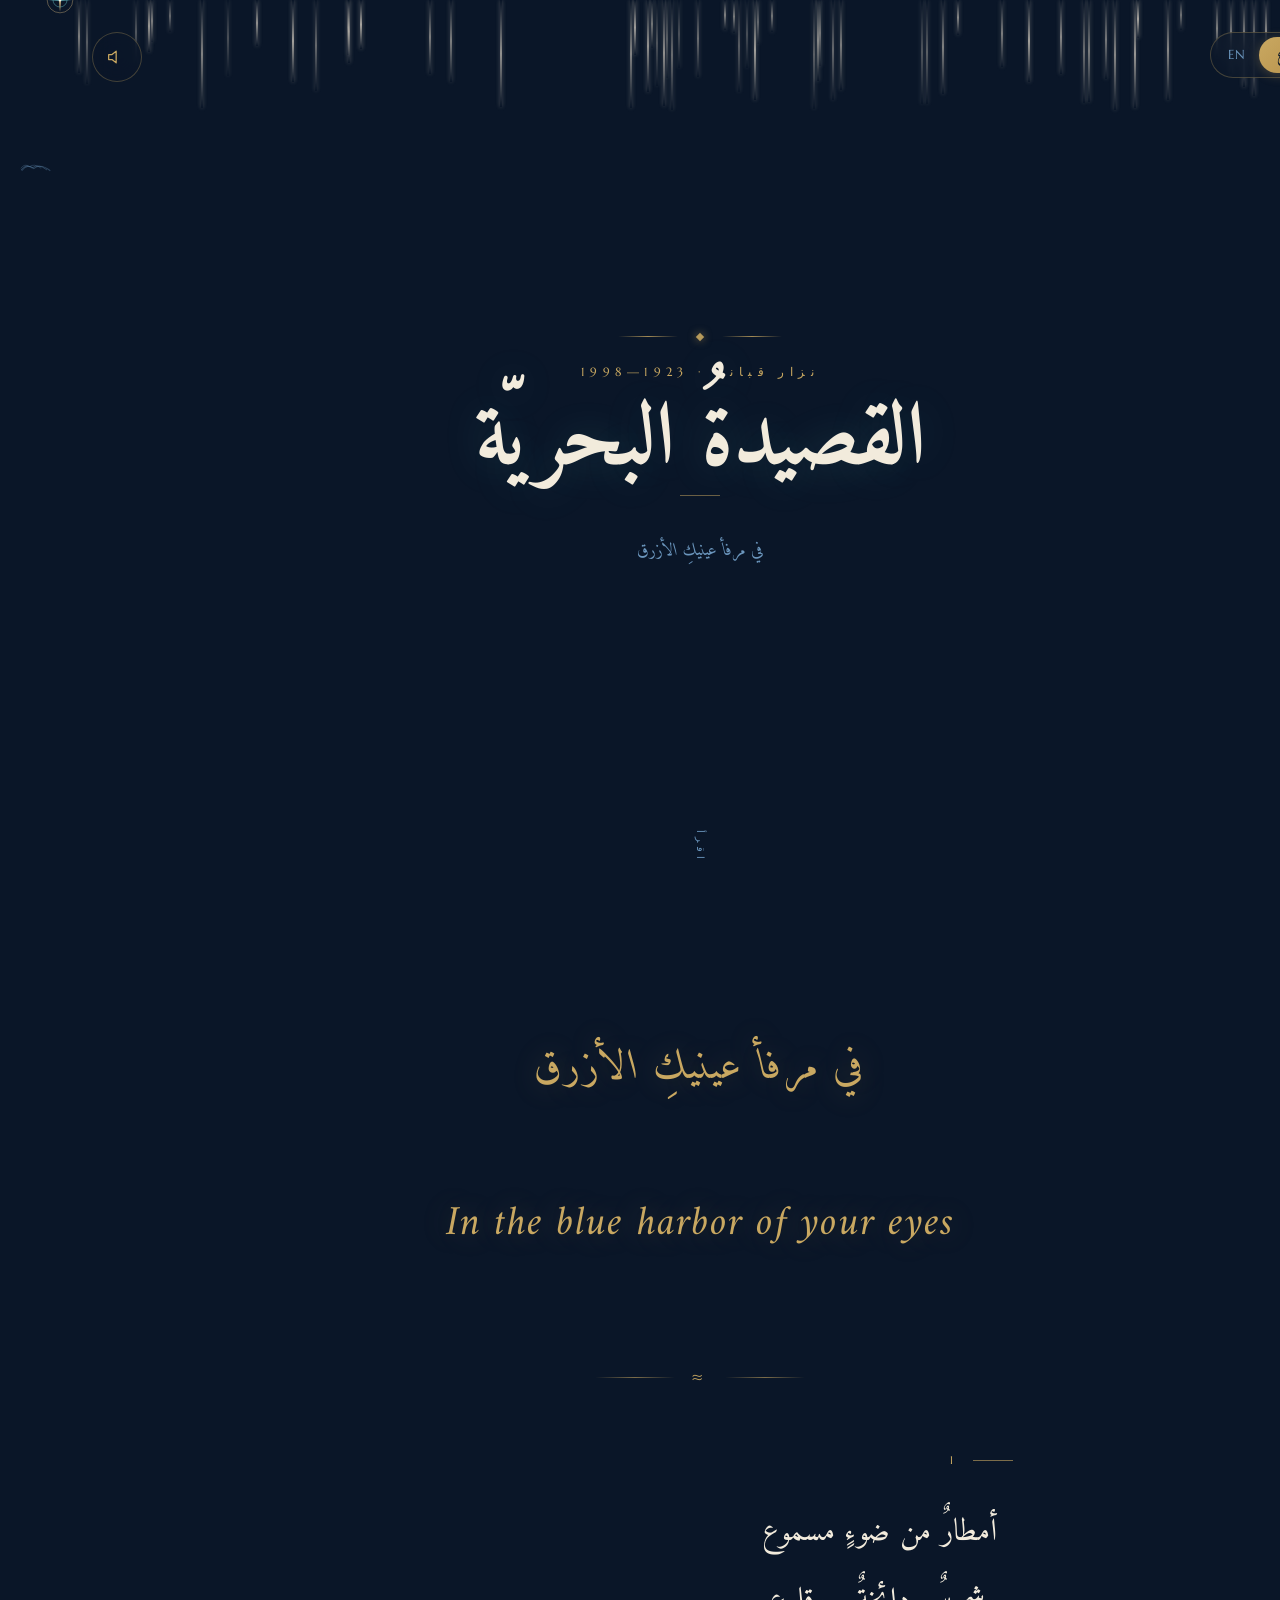
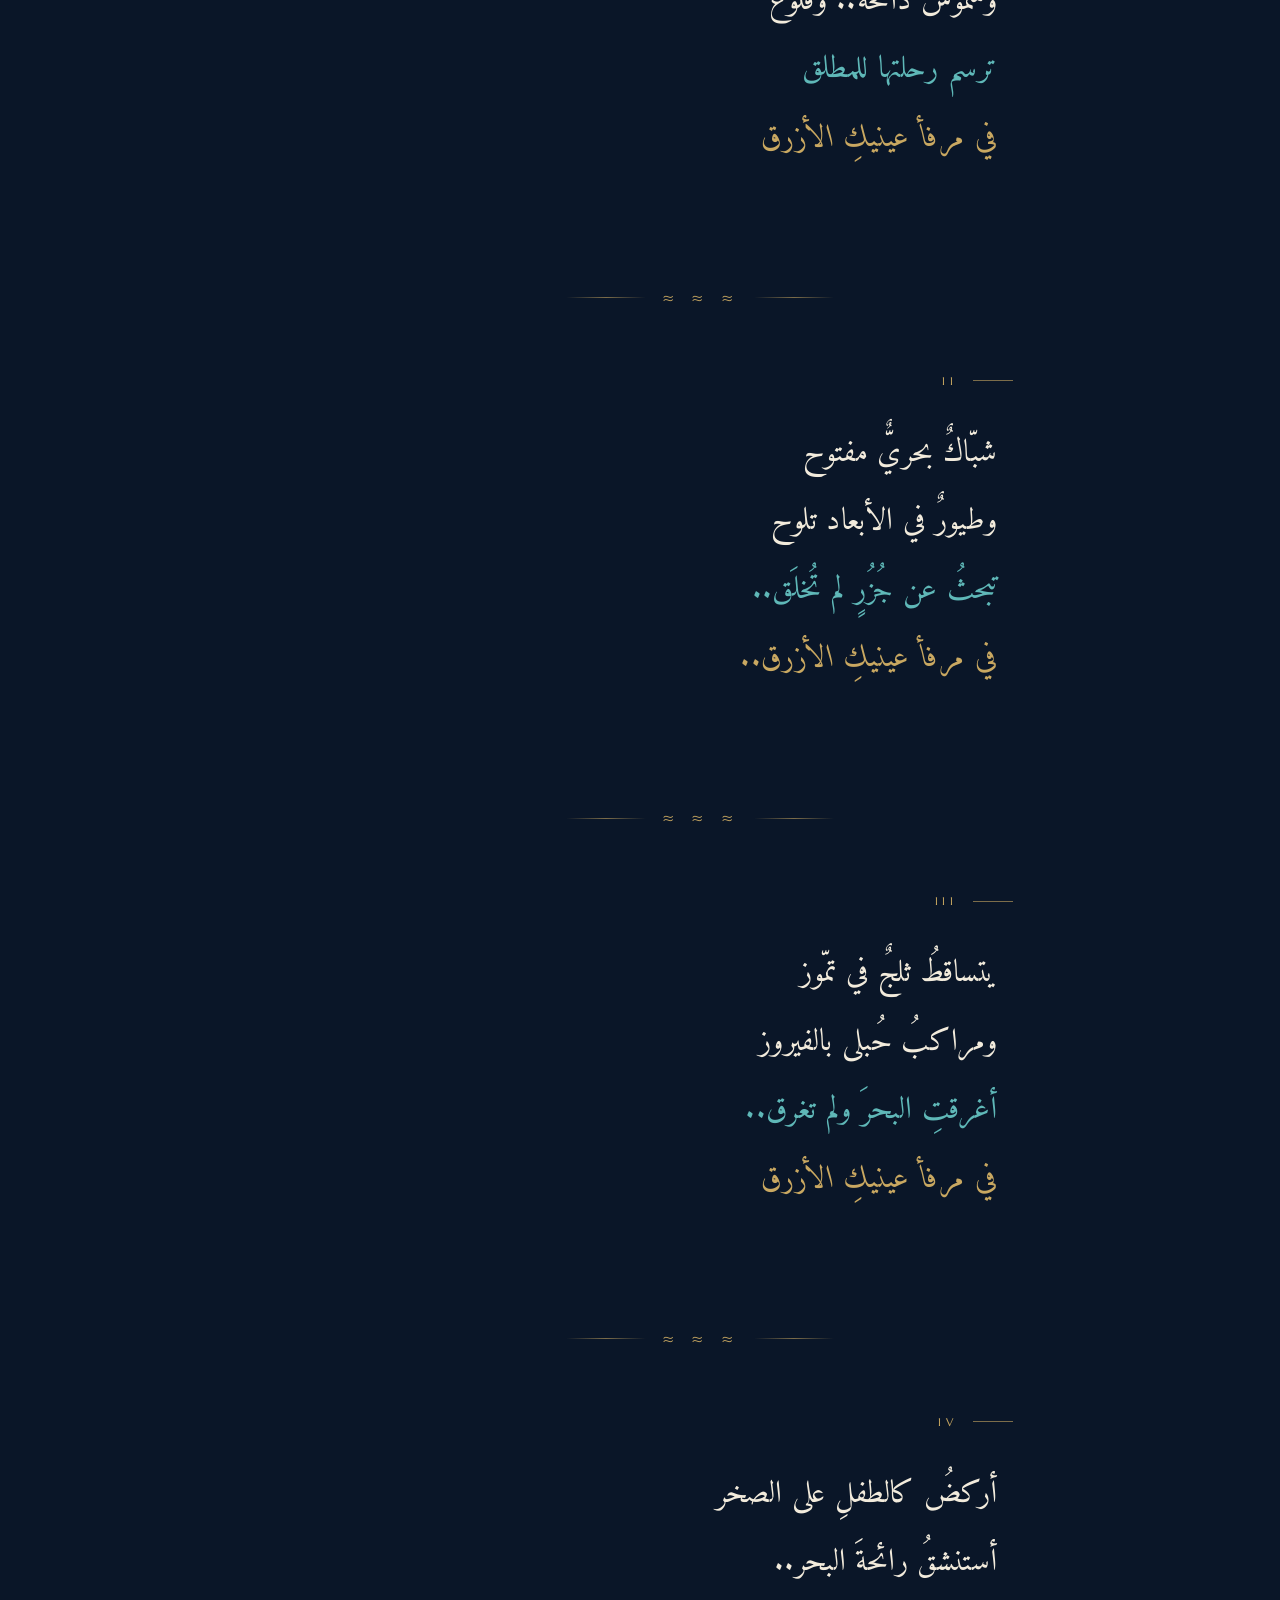
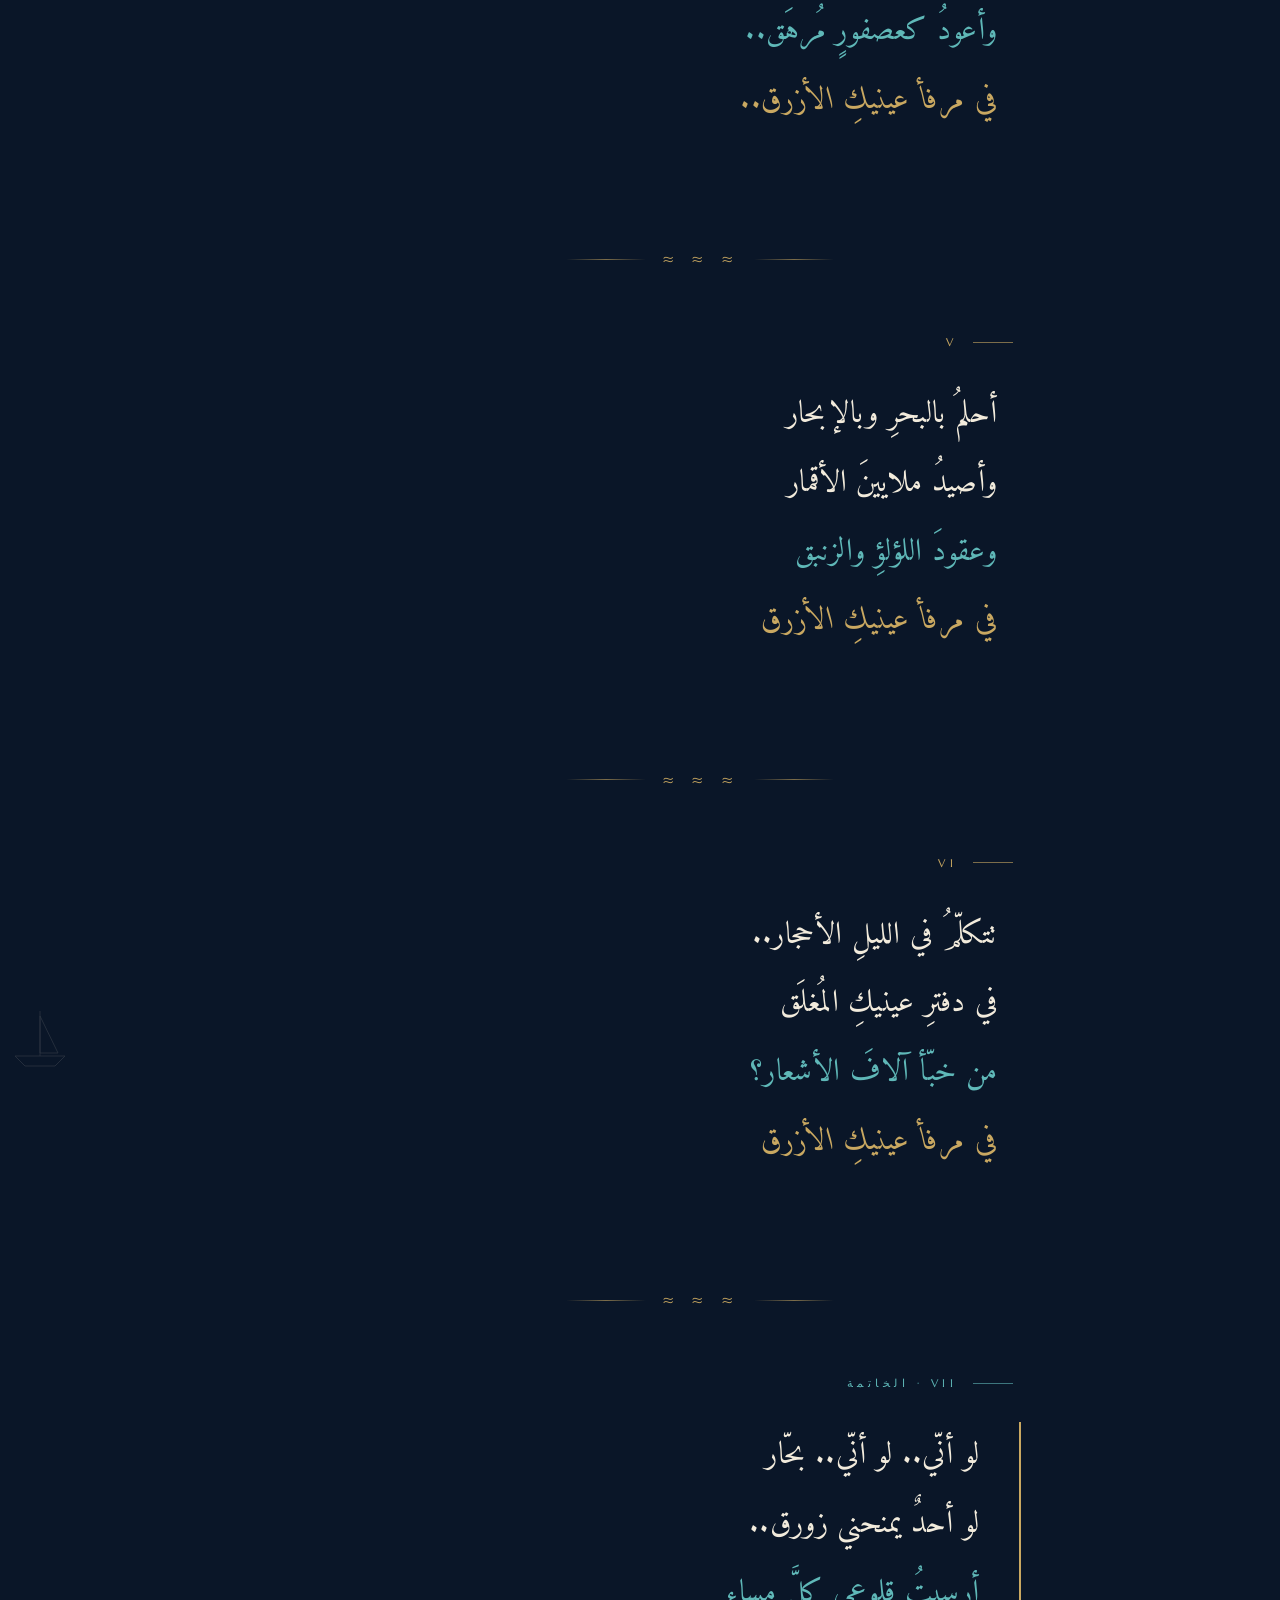
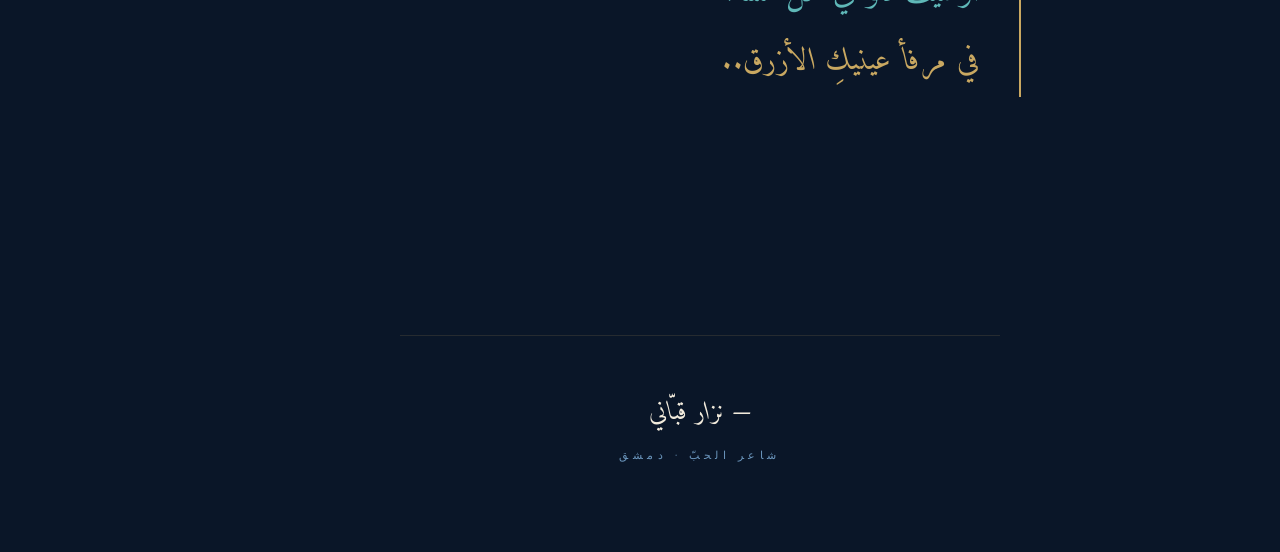
<file: maritime-poem/index.html>
<!DOCTYPE html>
<html lang="ar" dir="rtl">
<head>
<meta charset="UTF-8" />
<meta name="viewport" content="width=device-width, initial-scale=1.0" />
<title>القصيدة البحرية — نزار قباني</title>
<link rel="preconnect" href="https://fonts.googleapis.com">
<link rel="preconnect" href="https://fonts.gstatic.com" crossorigin>
<link href="https://fonts.googleapis.com/css2?family=Amiri:ital,wght@0,400;0,700;1,400&family=Marcellus&family=Cormorant+Garamond:ital,wght@0,300;1,300&display=swap" rel="stylesheet">
<link rel="stylesheet" href="../shared/common.css">
<link rel="stylesheet" href="style.css">
</head>
<body class="lang-ar">

<div class="sea"></div>
<div class="glow a"></div>
<div class="glow b"></div>

<!-- constellation canvas — "أصيد ملايين الأقمار" -->
<canvas id="constellation"></canvas>

<!-- custom compass cursor -->
<div class="cursor" id="cursor">
  <svg viewBox="0 0 24 24" fill="none">
    <circle cx="12" cy="12" r="11" stroke="#c9a861" stroke-width="0.6" opacity="0.6"/>
    <circle cx="12" cy="12" r="6" stroke="#5fb8b8" stroke-width="0.5" opacity="0.8"/>
    <path d="M12 2 L13 12 L12 22 L11 12 Z" fill="#c9a861" opacity="0.9"/>
    <path d="M2 12 L12 11 L22 12 L12 13 Z" fill="#5fb8b8" opacity="0.7"/>
    <circle cx="12" cy="12" r="1.2" fill="#f2ebdc"/>
  </svg>
</div>

<!-- sound toggle -->
<button class="sound-toggle" id="soundToggle" aria-label="تشغيل/إيقاف صوت البحر">
  <svg viewBox="0 0 24 24" fill="none" stroke="currentColor" stroke-width="1.5" stroke-linecap="round" stroke-linejoin="round">
    <path d="M11 5 L6 9 H2 V15 H6 L11 19 Z"/>
    <path class="wave-anim w1" d="M15.5 8.5 Q 17 12, 15.5 15.5" stroke-width="1.2"/>
    <path class="wave-anim w2" d="M18 6 Q 21 12, 18 18" stroke-width="1.2"/>
    <path class="wave-anim w3" d="M20.5 3.5 Q 25 12, 20.5 20.5" stroke-width="1.2"/>
  </svg>
</button>

<!-- language toggle -->
<div class="lang-toggle ar" id="langToggle">
  <div class="slider"></div>
  <button class="en" data-lang="en">EN</button>
  <button class="ar active" data-lang="ar">ع</button>
</div>

<!-- falling light -->
<div class="rain" id="rain"></div>

<!-- birds -->
<svg class="bird" width="28" height="10" viewBox="0 0 28 10" fill="none">
  <path d="M1 8 Q 6 1, 12 6 Q 18 1, 27 8" stroke="currentColor" stroke-width="1" fill="none"/>
</svg>
<svg class="bird" width="22" height="8" viewBox="0 0 28 10" fill="none">
  <path d="M1 8 Q 6 1, 12 6 Q 18 1, 27 8" stroke="currentColor" stroke-width="1" fill="none"/>
</svg>
<svg class="bird" width="32" height="11" viewBox="0 0 28 10" fill="none">
  <path d="M1 8 Q 6 1, 12 6 Q 18 1, 27 8" stroke="currentColor" stroke-width="1" fill="none"/>
</svg>

<!-- distant sailboat -->
<svg class="ship" viewBox="0 0 80 80" fill="none">
  <path d="M40 10 L40 55 L15 55 L25 65 L55 65 L65 55 L40 55" stroke="currentColor" stroke-width="0.8" fill="none"/>
  <path d="M40 15 L58 52 L40 52 Z" stroke="currentColor" stroke-width="0.8" fill="none"/>
</svg>

<!-- HERO -->
<section class="stage">
  <div class="ornament">
    <div class="line"></div>
    <div class="diamond"></div>
    <div class="line"></div>
  </div>

  <div class="eyebrow ar-content">نزار قباني · 1923—1998</div>
  <div class="eyebrow en-content">Nizar Qabbani · 1923—1998</div>

  <h1 class="title">
    <span class="word ar-content">القصيدةُ البحريّة</span>
    <span class="word en-content">Maritime Poem</span>
  </h1>

  <p class="byline ar-content">في مرفأ عينيكِ الأزرق</p>
  <p class="byline en-content"><em>In the blue harbor of your eyes</em></p>

  <div class="scroll-cue ar-content">اقرأ</div>
  <div class="scroll-cue en-content">READ</div>
</section>

<!-- POEM -->
<section class="poem">

  <!-- Opening refrain -->
  <div class="stanza opening" data-stanza>
    <div class="verse">
      <span class="line refrain big ar-content">في مرفأ عينيكِ الأزرق</span>
      <span class="line refrain big en-content">In the blue harbor of your eyes</span>
    </div>
  </div>

  <div class="divider" data-stanza>
    <div class="line"></div>
    <div class="wave">≈</div>
    <div class="line"></div>
  </div>

  <!-- STANZA I -->
  <div class="stanza" data-stanza>
    <div class="stanza-num">I</div>
    <div class="verse ar-content">
      <span class="line">أمطارٌ من ضوءٍ مسموع</span>
      <span class="line">وشموسٌ دائخةٌ.. وقلوع</span>
      <span class="line accent">ترسم رحلتها للمطلق</span>
      <span class="line refrain">في مرفأ عينيكِ الأزرق</span>
    </div>
    <div class="verse en-content">
      <span class="line">Blow rains of melodious lights,</span>
      <span class="line">Dizzy suns and sails</span>
      <span class="line accent">Painting their voyage to endlessness.</span>
      <span class="line refrain">In the blue harbor of your eyes</span>
    </div>
  </div>

  <div class="divider" data-stanza>
    <div class="line"></div>
    <div class="wave">≈ ≈ ≈</div>
    <div class="line"></div>
  </div>

  <!-- STANZA II -->
  <div class="stanza" data-stanza>
    <div class="stanza-num">II</div>
    <div class="verse ar-content">
      <span class="line">شبّاكٌ بحريٌّ مفتوح</span>
      <span class="line">وطيورٌ في الأبعاد تلوح</span>
      <span class="line accent">تبحثُ عن جُزُرٍ لم تُخلَق..</span>
      <span class="line refrain">في مرفأ عينيكِ الأزرق..</span>
    </div>
    <div class="verse en-content">
      <span class="line">Is an open sea window,</span>
      <span class="line">And birds appear in the distance</span>
      <span class="line accent">Searching for islands still unborn.</span>
      <span class="line refrain">In the blue harbor of your eyes</span>
    </div>
  </div>

  <div class="divider" data-stanza>
    <div class="line"></div>
    <div class="wave">≈ ≈ ≈</div>
    <div class="line"></div>
  </div>

  <!-- STANZA III -->
  <div class="stanza" data-stanza>
    <div class="stanza-num">III</div>
    <div class="verse ar-content">
      <span class="line">يتساقطُ ثلجٌ في تمّوز</span>
      <span class="line">ومراكبُ حُبلى بالفيروز</span>
      <span class="line accent">أغرقتِ البحرَ ولم تغرق..</span>
      <span class="line refrain">في مرفأ عينيكِ الأزرق</span>
    </div>
    <div class="verse en-content">
      <span class="line">Snow falls in July.</span>
      <span class="line">Ships laden with turquoise</span>
      <span class="line accent">Spill over the sea and are not drowned.</span>
      <span class="line refrain">In the blue harbor of your eyes</span>
    </div>
  </div>

  <div class="divider" data-stanza>
    <div class="line"></div>
    <div class="wave">≈ ≈ ≈</div>
    <div class="line"></div>
  </div>

  <!-- STANZA IV -->
  <div class="stanza" data-stanza>
    <div class="stanza-num">IV</div>
    <div class="verse ar-content">
      <span class="line">أركضُ كالطفلِ على الصخر</span>
      <span class="line">أستنشقُ رائحةَ البحر..</span>
      <span class="line accent">وأعودُ كعصفورٍ مُرهَق..</span>
      <span class="line refrain">في مرفأ عينيكِ الأزرق..</span>
    </div>
    <div class="verse en-content">
      <span class="line">I run on the scattered rocks like a child</span>
      <span class="line">Breathing the fragrance of the sea</span>
      <span class="line accent">And return an exhausted bird.</span>
      <span class="line refrain">In the blue harbor of your eyes</span>
    </div>
  </div>

  <div class="divider" data-stanza>
    <div class="line"></div>
    <div class="wave">≈ ≈ ≈</div>
    <div class="line"></div>
  </div>

  <!-- STANZA V -->
  <div class="stanza" data-stanza>
    <div class="stanza-num">V</div>
    <div class="verse ar-content">
      <span class="line">أحلمُ بالبحرِ وبالإبحار</span>
      <span class="line">وأصيدُ ملايينَ الأقمار</span>
      <span class="line accent">وعقودَ اللؤلؤِ والزنبق</span>
      <span class="line refrain">في مرفأ عينيكِ الأزرق</span>
    </div>
    <div class="verse en-content">
      <span class="line">I dream of the sea and of voyages,</span>
      <span class="line">I hunt millions of moons,</span>
      <span class="line accent">Necklaces of pearls and lilies</span>
      <span class="line refrain">In the blue harbor of your eyes</span>
    </div>
  </div>

  <div class="divider" data-stanza>
    <div class="line"></div>
    <div class="wave">≈ ≈ ≈</div>
    <div class="line"></div>
  </div>

  <!-- STANZA VI -->
  <div class="stanza" data-stanza>
    <div class="stanza-num">VI</div>
    <div class="verse ar-content">
      <span class="line">تتكلّمُ في الليلِ الأحجار..</span>
      <span class="line">في دفترِ عينيكِ المُغلَق</span>
      <span class="line accent">من خبّأ آلافَ الأشعار؟</span>
      <span class="line refrain">في مرفأ عينيكِ الأزرق</span>
    </div>
    <div class="verse en-content">
      <span class="line">Stones sing in the night.</span>
      <span class="line">Who has hidden a thousand poems</span>
      <span class="line accent">In the closed book of your eyes?</span>
      <span class="line refrain">In the blue harbor of your eyes</span>
    </div>
  </div>

  <div class="divider" data-stanza>
    <div class="line"></div>
    <div class="wave">≈ ≈ ≈</div>
    <div class="line"></div>
  </div>

  <!-- STANZA VII — final -->
  <div class="stanza final" data-stanza>
    <div class="stanza-num ar-content">VII · الخاتمة</div>
    <div class="stanza-num en-content">VII · Envoi</div>
    <div class="verse ar-content">
      <span class="line">لو أنّي.. لو أنّي.. بحّار</span>
      <span class="line">لو أحدٌ يمنحني زورق..</span>
      <span class="line accent">أرسيتُ قلوعي كلَّ مساء</span>
      <span class="line refrain">في مرفأ عينيكِ الأزرق..</span>
    </div>
    <div class="verse en-content">
      <span class="line">If only, if only I were a sailor,</span>
      <span class="line">If only somebody'd give me a boat,</span>
      <span class="line accent">I would furl my sails each evening</span>
      <span class="line refrain">In the blue harbor of your eyes.</span>
    </div>
  </div>

</section>

<footer class="footer">
  <div class="signature ar-content">— نزار قبّاني</div>
  <div class="signature en-content"><em>— Nizar Qabbani</em></div>
  <div class="meta ar-content">شاعر الحبّ · دمشق</div>
  <div class="meta en-content">Poet of Love · Damascus</div>
</footer>

<script src="../shared/common.js" defer></script>
<script src="script.js" defer></script>

</body>
</html>
</file>
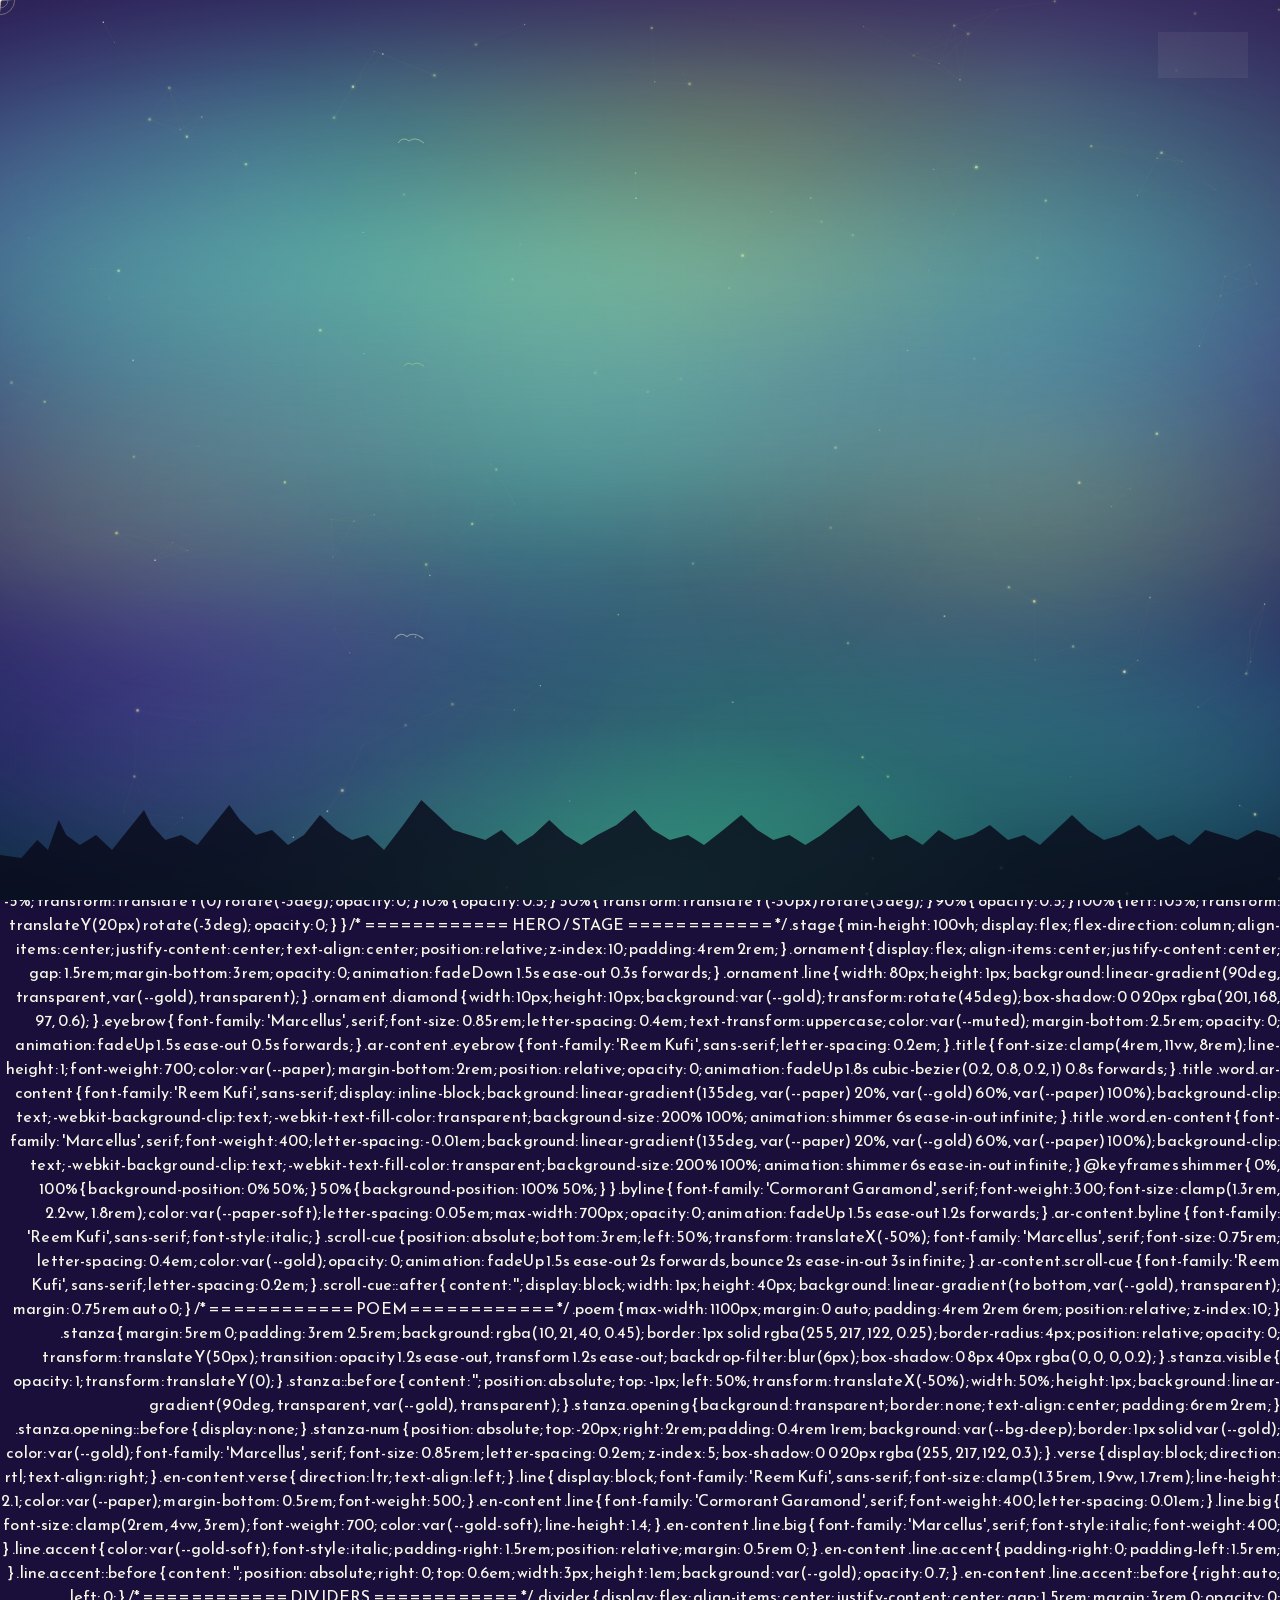
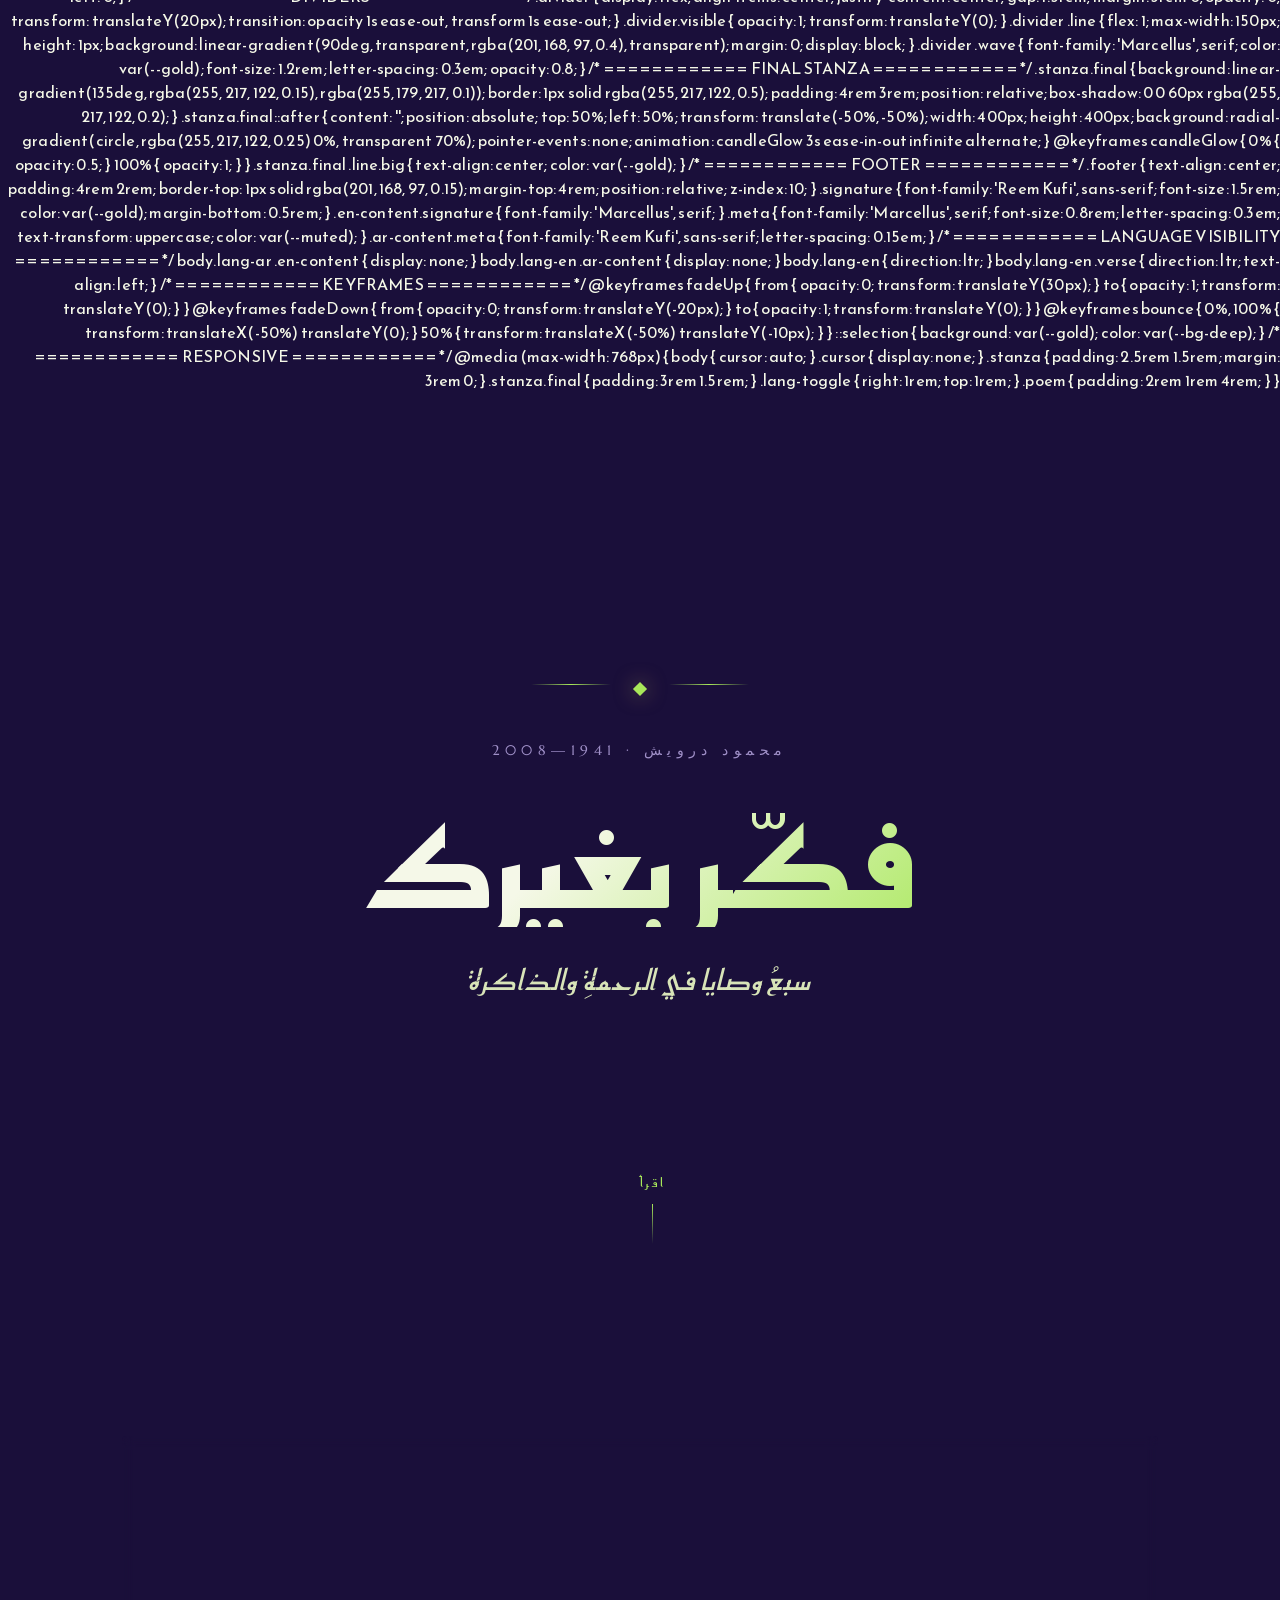
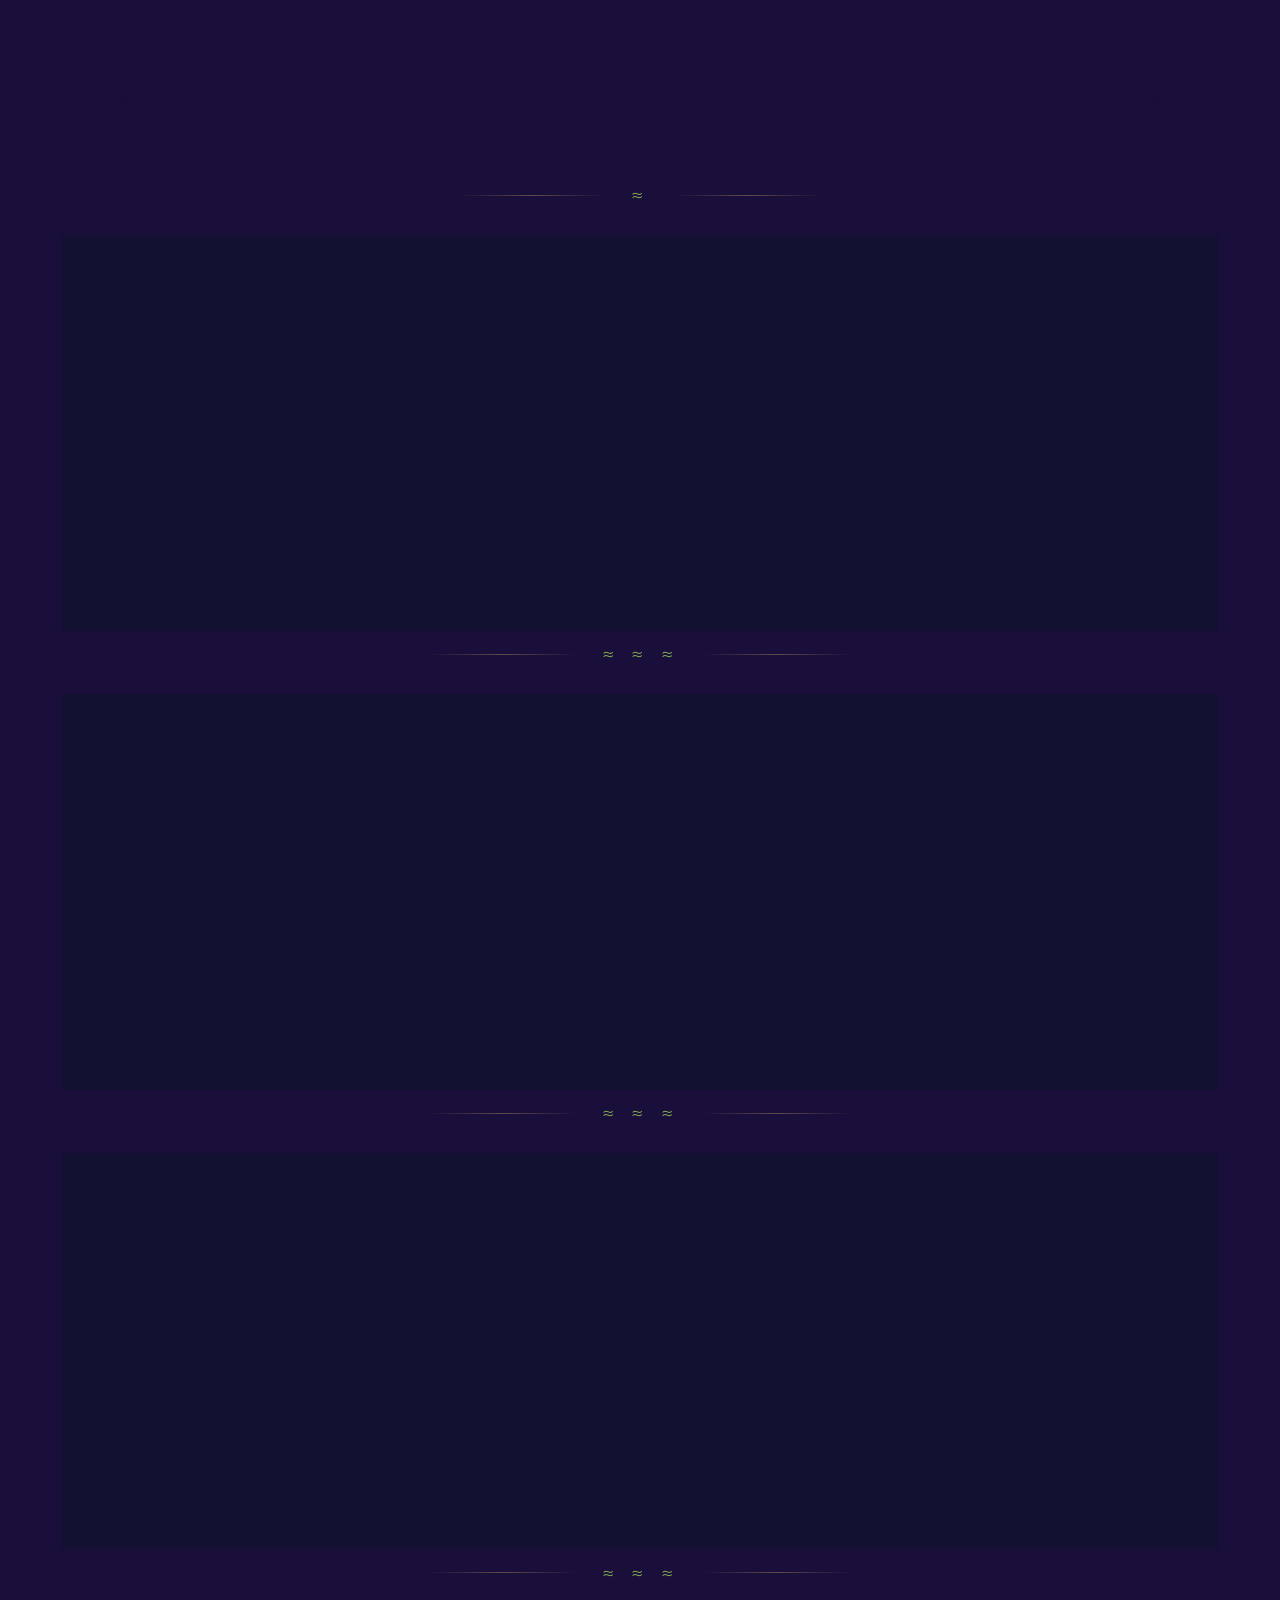
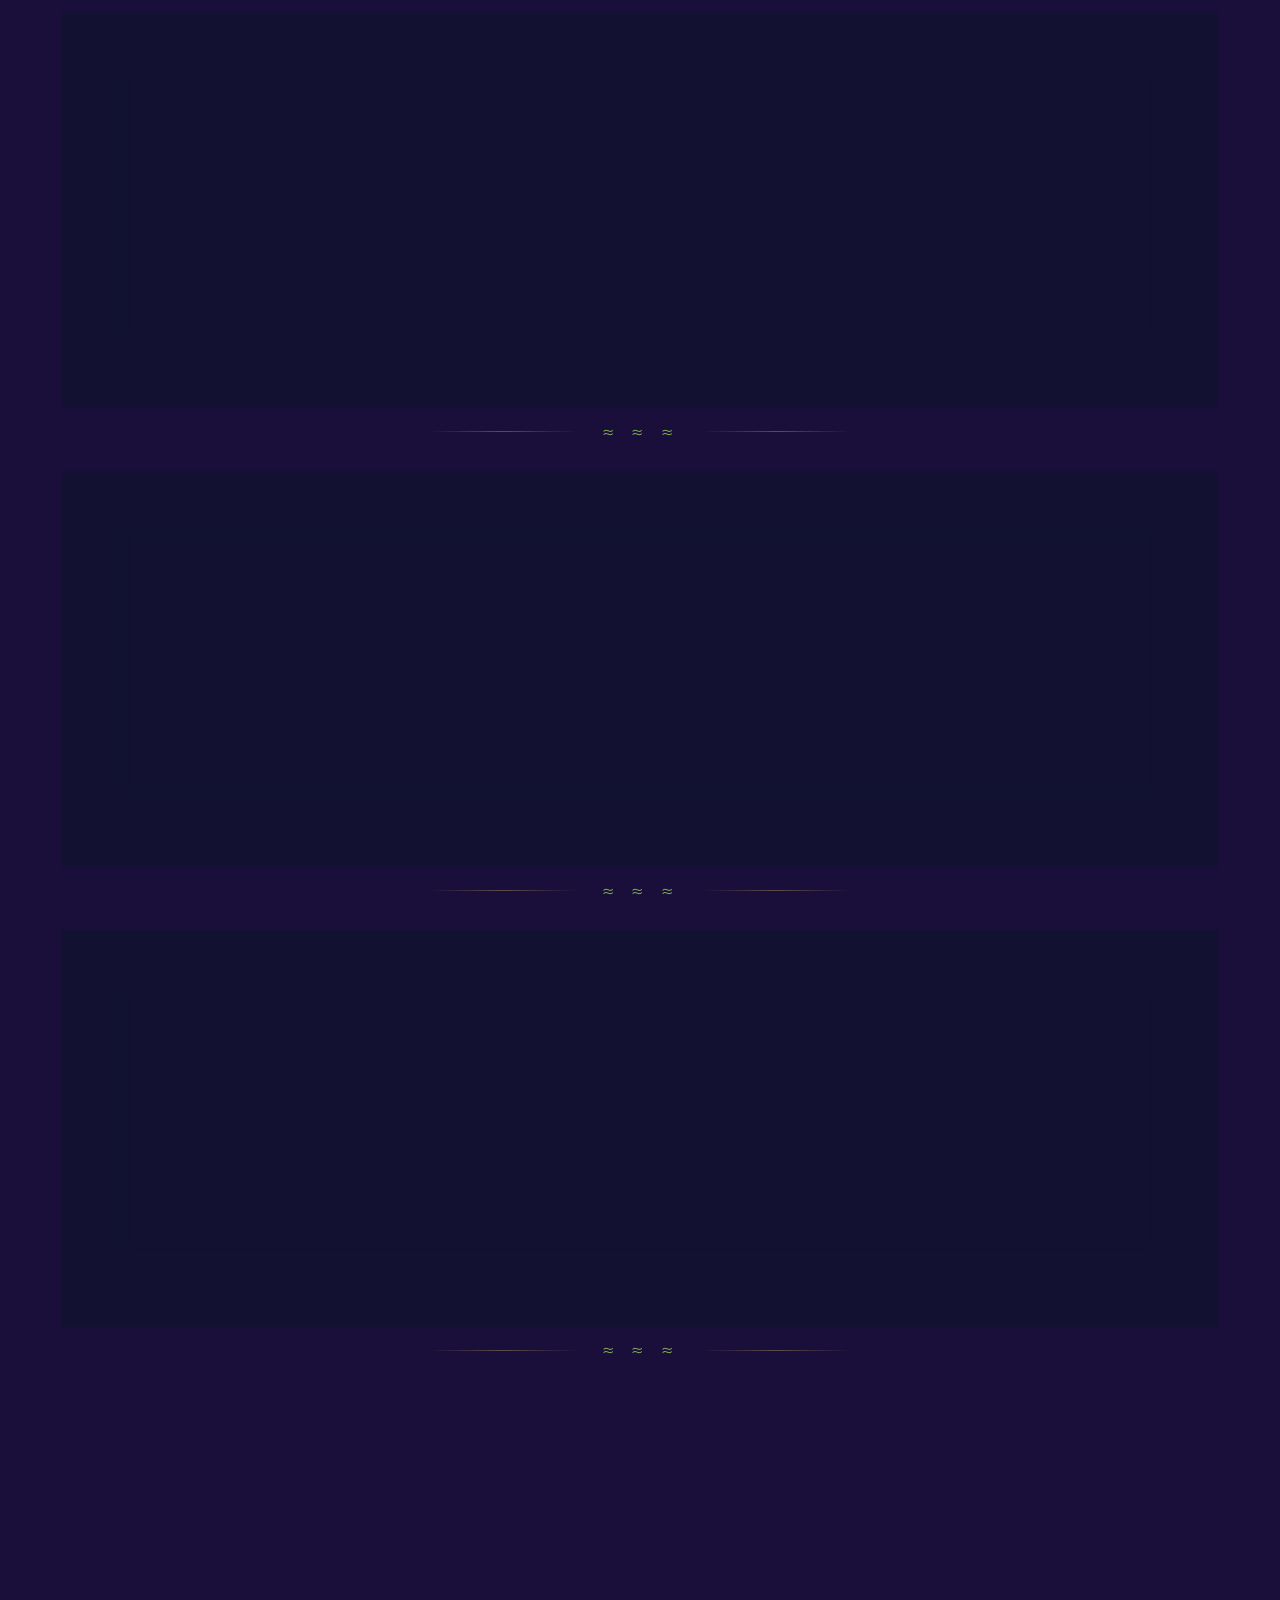
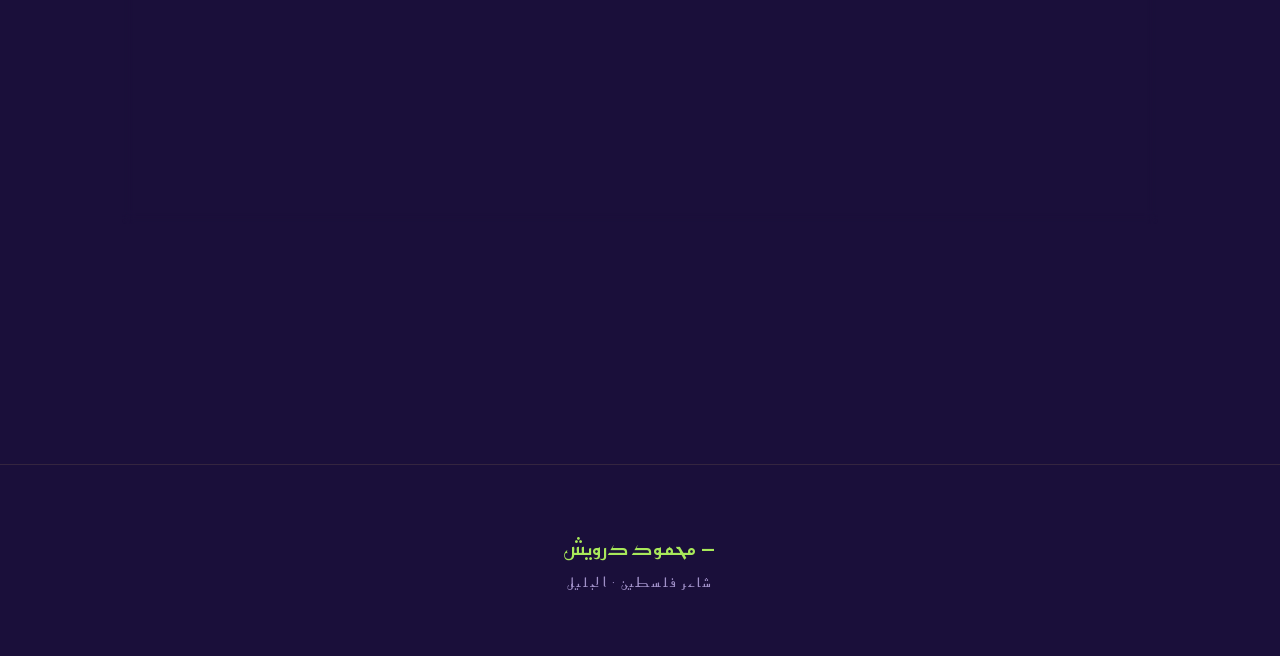
<file: ThinkofOthers /index.html>
<!DOCTYPE html>
<html lang="ar" dir="rtl">
<head>
<meta charset="UTF-8" />
<meta name="viewport" content="width=device-width, initial-scale=1.0" />
<title>فكِّر بغيرك — محمود درويش</title>
<link rel="preconnect" href="https://fonts.googleapis.com">
<link rel="preconnect" href="https://fonts.gstatic.com" crossorigin>
<link href="https://fonts.googleapis.com/css2?family=Reem+Kufi:wght@400;500;600;700&family=Marcellus&family=Cormorant+Garamond:ital,wght@0,300;0,400;1,300;1,400&display=swap" rel="stylesheet">
<link rel="stylesheet" href="style.css">
</head>
<body class="lang-ar">

<div PLACEHOLDER>
    --bg-deep: #1a0f3a;
    --bg-mid: #2d1b5e;
    --bg-soft: #3d2880;
    --horizon: #4ad9a0;
    --paper: #f5f8e8;
    --paper-soft: #d8e4b8;
    --gold: #a8e85a;
    --gold-soft: #c4f080;
    --olive: #3dd88a;
    --olive-soft: #6fe8aa;
    --ember: #8a6fe8;
    --rose: #b090f5;
    --lavender: #9060e0;
    --cyan: #5ae0d8;
    --muted: #a090c8;
  }

  * { margin: 0; padding: 0; box-sizing: border-box; }

  html { scroll-behavior: smooth; }

  body {
    background: var(--bg-deep);
    color: var(--paper);
    font-family: 'Reem Kufi', sans-serif;
    overflow-x: hidden;
    min-height: 100vh;
    position: relative;
    cursor: none;
  }

  /* Reem Kufi fine-tuning for Arabic poetry */
  [lang="ar"], .ar-content {
    letter-spacing: 0.01em;
  }

  /* ============ ATMOSPHERIC LAYERS ============ */

  /* deep violet night sky with emerald horizon (like the aurora photo) */
  .sea {
    position: fixed;
    inset: 0;
    background:
      radial-gradient(ellipse 80% 50% at 50% 100%, rgba(74, 217, 160, 0.55) 0%, rgba(74, 217, 160, 0.1) 40%, transparent 70%),
      radial-gradient(ellipse at 20% 20%, rgba(138, 111, 232, 0.3) 0%, transparent 50%),
      radial-gradient(ellipse at 80% 10%, rgba(176, 144, 245, 0.25) 0%, transparent 50%),
      linear-gradient(180deg, #1a0f3a 0%, #2d1b5e 40%, #1e1a5a 70%, #0a2a3e 100%);
    z-index: 0;
    pointer-events: none;
  }

  .glow {
    position: fixed;
    border-radius: 50%;
    filter: blur(100px);
    pointer-events: none;
    z-index: 1;
    opacity: 0.7;
  }

  .glow.a {
    width: 600px;
    height: 600px;
    background: radial-gradient(circle, rgba(74, 217, 160, 0.45), transparent 70%);
    top: 20%;
    right: -100px;
    animation: drift 20s ease-in-out infinite;
  }

  .glow.b {
    width: 700px;
    height: 700px;
    background: radial-gradient(circle, rgba(138, 111, 232, 0.4), transparent 70%);
    bottom: 5%;
    left: -150px;
    animation: drift 25s ease-in-out infinite reverse;
  }

  .glow.c {
    width: 500px;
    height: 500px;
    background: radial-gradient(circle, rgba(90, 224, 216, 0.35), transparent 70%);
    top: 40%;
    left: 50%;
    transform: translate(-50%, -50%);
    animation: drift 30s ease-in-out infinite;
  }

  @keyframes drift {
    0%, 100% { transform: translate(0, 0) scale(1); }
    50% { transform: translate(30px, -40px) scale(1.1); }
  }

  /* constellation canvas — "stars for those who have no place to sleep" */
  #constellation {
    position: fixed;
    inset: 0;
    z-index: 2;
    pointer-events: none;
  }

  /* Tree silhouette horizon like the aurora photo */
  .horizon-trees {
    position: fixed;
    bottom: 0;
    left: 0;
    width: 100%;
    height: 120px;
    z-index: 5;
    pointer-events: none;
    opacity: 0.85;
  }

  .horizon-trees svg {
    width: 100%;
    height: 100%;
    display: block;
  }

  /* ============ CUSTOM CURSOR ============ */
  .cursor {
    position: fixed;
    width: 32px;
    height: 32px;
    pointer-events: none;
    z-index: 9999;
    transform: translate(-50%, -50%);
    transition: transform 0.1s ease;
    mix-blend-mode: screen;
  }

  .cursor svg {
    width: 100%;
    height: 100%;
    animation: rotateSlow 12s linear infinite;
  }

  @keyframes rotateSlow {
    from { transform: rotate(0deg); }
    to { transform: rotate(360deg); }
  }

  @media (hover: none) and (pointer: coarse) {
    body { cursor: auto; }
    .cursor { display: none; }
  }

  /* ============ TOGGLES ============ */
  .lang-toggle {
    position: fixed;
    top: 2rem;
    right: 2rem;
    z-index: 100;
    display: flex;
    background: rgba(242, 235, 220, 0.06);
    border: 1px solid rgba(201, 168, 97, 0.3);
    border-radius: 30px;
    padding: 4px;
    backdrop-filter: blur(10px);
    direction: ltr;
  }

  .lang-toggle .slider {
    position: absolute;
    top: 4px;
    width: 40px;
    height: 36px;
    background: rgba(201, 168, 97, 0.2);
    border-radius: 24px;
    transition: transform 0.4s cubic-bezier(0.4, 0.0, 0.2, 1);
    border: 1px solid var(--gold);
  }

  .lang-toggle.ar .slider { transform: translateX(40px); }
  .lang-toggle.en .slider { transform: translateX(0); }

  .lang-toggle button {
    width: 40px;
    height: 36px;
    border: none;
    background: transparent;
    color: var(--paper-soft);
    font-family: 'Marcellus', serif;
    font-size: 0.9rem;
    cursor: none;
    z-index: 2;
    transition: color 0.3s ease;
  }

  .lang-toggle button.active {
    color: var(--gold);
  }

  /* ============ AURORA BOREALIS ============ */
  .aurora {
    position: fixed;
    inset: 0;
    pointer-events: none;
    z-index: 3;
    overflow: hidden;
  }

  .aurora-band {
    position: absolute;
    width: 150%;
    height: 300px;
    left: -25%;
    border-radius: 50%;
    filter: blur(60px);
    opacity: 0.55;
    mix-blend-mode: screen;
  }

  .aurora-band.one {
    top: 5%;
    background: linear-gradient(90deg,
      transparent 0%,
      rgba(90, 224, 216, 0.5) 15%,
      rgba(74, 217, 160, 0.85) 35%,
      rgba(168, 232, 90, 0.7) 55%,
      rgba(74, 217, 160, 0.6) 75%,
      transparent 100%);
    animation: auroraWave1 18s ease-in-out infinite;
  }

  .aurora-band.two {
    top: 22%;
    background: linear-gradient(90deg,
      transparent 0%,
      rgba(74, 217, 160, 0.7) 20%,
      rgba(111, 232, 170, 0.9) 45%,
      rgba(90, 224, 216, 0.65) 70%,
      transparent 100%);
    animation: auroraWave2 22s ease-in-out infinite;
    height: 280px;
  }

  .aurora-band.three {
    top: 45%;
    background: linear-gradient(90deg,
      transparent 0%,
      rgba(168, 232, 90, 0.5) 20%,
      rgba(74, 217, 160, 0.75) 45%,
      rgba(196, 240, 128, 0.55) 70%,
      transparent 100%);
    animation: auroraWave3 20s ease-in-out infinite;
    height: 220px;
  }

  .aurora-band.four {
    top: 68%;
    background: linear-gradient(90deg,
      transparent 0%,
      rgba(138, 111, 232, 0.4) 25%,
      rgba(74, 217, 160, 0.6) 55%,
      rgba(90, 224, 216, 0.5) 80%,
      transparent 100%);
    animation: auroraWave1 24s ease-in-out infinite reverse;
    height: 260px;
  }

  @keyframes auroraWave1 {
    0%, 100% {
      transform: translateX(-10%) translateY(0) skewX(-15deg) scaleY(1);
      opacity: 0.4;
    }
    25% {
      transform: translateX(5%) translateY(-30px) skewX(-5deg) scaleY(1.2);
      opacity: 0.6;
    }
    50% {
      transform: translateX(10%) translateY(20px) skewX(10deg) scaleY(0.9);
      opacity: 0.7;
    }
    75% {
      transform: translateX(-5%) translateY(-10px) skewX(-10deg) scaleY(1.1);
      opacity: 0.5;
    }
  }

  @keyframes auroraWave2 {
    0%, 100% {
      transform: translateX(5%) translateY(0) skewX(10deg) scaleY(1);
      opacity: 0.5;
    }
    33% {
      transform: translateX(-10%) translateY(30px) skewX(-8deg) scaleY(1.3);
      opacity: 0.7;
    }
    66% {
      transform: translateX(8%) translateY(-20px) skewX(15deg) scaleY(0.8);
      opacity: 0.6;
    }
  }

  @keyframes auroraWave3 {
    0%, 100% {
      transform: translateX(0) translateY(0) skewX(-8deg) scaleY(1);
      opacity: 0.4;
    }
    50% {
      transform: translateX(-15%) translateY(-40px) skewX(12deg) scaleY(1.4);
      opacity: 0.65;
    }
  }

  /* ============ DOVES (instead of birds) ============ */
  .dove {
    position: fixed;
    color: var(--paper-soft);
    opacity: 0.5;
    z-index: 4;
    animation: flyAcross 30s linear infinite;
    filter: drop-shadow(0 2px 6px rgba(0,0,0,0.3));
  }

  .dove:nth-of-type(1) { top: 15%; animation-delay: 0s; }
  .dove:nth-of-type(2) { top: 40%; animation-delay: 10s; color: var(--gold-soft); }
  .dove:nth-of-type(3) { top: 70%; animation-delay: 20s; }

  @keyframes flyAcross {
    0% { left: -5%; transform: translateY(0) rotate(-3deg); opacity: 0; }
    10% { opacity: 0.5; }
    50% { transform: translateY(-30px) rotate(3deg); }
    90% { opacity: 0.5; }
    100% { left: 105%; transform: translateY(20px) rotate(-3deg); opacity: 0; }
  }

  /* ============ HERO / STAGE ============ */
  .stage {
    min-height: 100vh;
    display: flex;
    flex-direction: column;
    align-items: center;
    justify-content: center;
    text-align: center;
    position: relative;
    z-index: 10;
    padding: 4rem 2rem;
  }

  .ornament {
    display: flex;
    align-items: center;
    justify-content: center;
    gap: 1.5rem;
    margin-bottom: 3rem;
    opacity: 0;
    animation: fadeDown 1.5s ease-out 0.3s forwards;
  }

  .ornament .line {
    width: 80px;
    height: 1px;
    background: linear-gradient(90deg, transparent, var(--gold), transparent);
  }

  .ornament .diamond {
    width: 10px;
    height: 10px;
    background: var(--gold);
    transform: rotate(45deg);
    box-shadow: 0 0 20px rgba(201, 168, 97, 0.6);
  }

  .eyebrow {
    font-family: 'Marcellus', serif;
    font-size: 0.85rem;
    letter-spacing: 0.4em;
    text-transform: uppercase;
    color: var(--muted);
    margin-bottom: 2.5rem;
    opacity: 0;
    animation: fadeUp 1.5s ease-out 0.5s forwards;
  }

  .ar-content .eyebrow { font-family: 'Reem Kufi', sans-serif; letter-spacing: 0.2em; }

  .title {
    font-size: clamp(4rem, 11vw, 8rem);
    line-height: 1;
    font-weight: 700;
    color: var(--paper);
    margin-bottom: 2rem;
    position: relative;
    opacity: 0;
    animation: fadeUp 1.8s cubic-bezier(0.2, 0.8, 0.2, 1) 0.8s forwards;
  }

  .title .word.ar-content {
    font-family: 'Reem Kufi', sans-serif;
    display: inline-block;
    background: linear-gradient(135deg, var(--paper) 20%, var(--gold) 60%, var(--paper) 100%);
    background-clip: text;
    -webkit-background-clip: text;
    -webkit-text-fill-color: transparent;
    background-size: 200% 100%;
    animation: shimmer 6s ease-in-out infinite;
  }

  .title .word.en-content {
    font-family: 'Marcellus', serif;
    font-weight: 400;
    letter-spacing: -0.01em;
    background: linear-gradient(135deg, var(--paper) 20%, var(--gold) 60%, var(--paper) 100%);
    background-clip: text;
    -webkit-background-clip: text;
    -webkit-text-fill-color: transparent;
    background-size: 200% 100%;
    animation: shimmer 6s ease-in-out infinite;
  }

  @keyframes shimmer {
    0%, 100% { background-position: 0% 50%; }
    50% { background-position: 100% 50%; }
  }

  .byline {
    font-family: 'Cormorant Garamond', serif;
    font-weight: 300;
    font-size: clamp(1.3rem, 2.2vw, 1.8rem);
    color: var(--paper-soft);
    letter-spacing: 0.05em;
    max-width: 700px;
    opacity: 0;
    animation: fadeUp 1.5s ease-out 1.2s forwards;
  }

  .ar-content.byline { font-family: 'Reem Kufi', sans-serif; font-style: italic; }

  .scroll-cue {
    position: absolute;
    bottom: 3rem;
    left: 50%;
    transform: translateX(-50%);
    font-family: 'Marcellus', serif;
    font-size: 0.75rem;
    letter-spacing: 0.4em;
    color: var(--gold);
    opacity: 0;
    animation: fadeUp 1.5s ease-out 2s forwards, bounce 2s ease-in-out 3s infinite;
  }

  .ar-content.scroll-cue { font-family: 'Reem Kufi', sans-serif; letter-spacing: 0.2em; }

  .scroll-cue::after {
    content: '';
    display: block;
    width: 1px;
    height: 40px;
    background: linear-gradient(to bottom, var(--gold), transparent);
    margin: 0.75rem auto 0;
  }

  /* ============ POEM ============ */
  .poem {
    max-width: 1100px;
    margin: 0 auto;
    padding: 4rem 2rem 6rem;
    position: relative;
    z-index: 10;
  }

  .stanza {
    margin: 5rem 0;
    padding: 3rem 2.5rem;
    background: rgba(10, 21, 40, 0.45);
    border: 1px solid rgba(255, 217, 122, 0.25);
    border-radius: 4px;
    position: relative;
    opacity: 0;
    transform: translateY(50px);
    transition: opacity 1.2s ease-out, transform 1.2s ease-out;
    backdrop-filter: blur(6px);
    box-shadow: 0 8px 40px rgba(0, 0, 0, 0.2);
  }

  .stanza.visible {
    opacity: 1;
    transform: translateY(0);
  }

  .stanza::before {
    content: '';
    position: absolute;
    top: -1px;
    left: 50%;
    transform: translateX(-50%);
    width: 50%;
    height: 1px;
    background: linear-gradient(90deg, transparent, var(--gold), transparent);
  }

  .stanza.opening {
    background: transparent;
    border: none;
    text-align: center;
    padding: 6rem 2rem;
  }

  .stanza.opening::before { display: none; }

  .stanza-num {
    position: absolute;
    top: -20px;
    right: 2rem;
    padding: 0.4rem 1rem;
    background: var(--bg-deep);
    border: 1px solid var(--gold);
    color: var(--gold);
    font-family: 'Marcellus', serif;
    font-size: 0.85rem;
    letter-spacing: 0.2em;
    z-index: 5;
    box-shadow: 0 0 20px rgba(255, 217, 122, 0.3);
  }

  .verse {
    display: block;
    direction: rtl;
    text-align: right;
  }

  .en-content.verse {
    direction: ltr;
    text-align: left;
  }

  .line {
    display: block;
    font-family: 'Reem Kufi', sans-serif;
    font-size: clamp(1.35rem, 1.9vw, 1.7rem);
    line-height: 2.1;
    color: var(--paper);
    margin-bottom: 0.5rem;
    font-weight: 500;
  }

  .en-content .line {
    font-family: 'Cormorant Garamond', serif;
    font-weight: 400;
    letter-spacing: 0.01em;
  }

  .line.big {
    font-size: clamp(2rem, 4vw, 3rem);
    font-weight: 700;
    color: var(--gold-soft);
    line-height: 1.4;
  }

  .en-content .line.big {
    font-family: 'Marcellus', serif;
    font-style: italic;
    font-weight: 400;
  }

  .line.accent {
    color: var(--gold-soft);
    font-style: italic;
    padding-right: 1.5rem;
    position: relative;
    margin: 0.5rem 0;
  }

  .en-content .line.accent {
    padding-right: 0;
    padding-left: 1.5rem;
  }

  .line.accent::before {
    content: '';
    position: absolute;
    right: 0;
    top: 0.6em;
    width: 3px;
    height: 1em;
    background: var(--gold);
    opacity: 0.7;
  }

  .en-content .line.accent::before {
    right: auto;
    left: 0;
  }

  /* ============ DIVIDERS ============ */
  .divider {
    display: flex;
    align-items: center;
    justify-content: center;
    gap: 1.5rem;
    margin: 3rem 0;
    opacity: 0;
    transform: translateY(20px);
    transition: opacity 1s ease-out, transform 1s ease-out;
  }

  .divider.visible {
    opacity: 1;
    transform: translateY(0);
  }

  .divider .line {
    flex: 1;
    max-width: 150px;
    height: 1px;
    background: linear-gradient(90deg, transparent, rgba(201, 168, 97, 0.4), transparent);
    margin: 0;
    display: block;
  }

  .divider .wave {
    font-family: 'Marcellus', serif;
    color: var(--gold);
    font-size: 1.2rem;
    letter-spacing: 0.3em;
    opacity: 0.8;
  }

  /* ============ FINAL STANZA ============ */
  .stanza.final {
    background: linear-gradient(135deg, rgba(255, 217, 122, 0.15), rgba(255, 179, 217, 0.1));
    border: 1px solid rgba(255, 217, 122, 0.5);
    padding: 4rem 3rem;
    position: relative;
    box-shadow: 0 0 60px rgba(255, 217, 122, 0.2);
  }

  .stanza.final::after {
    content: '';
    position: absolute;
    top: 50%;
    left: 50%;
    transform: translate(-50%, -50%);
    width: 400px;
    height: 400px;
    background: radial-gradient(circle, rgba(255, 217, 122, 0.25) 0%, transparent 70%);
    pointer-events: none;
    animation: candleGlow 3s ease-in-out infinite alternate;
  }

  @keyframes candleGlow {
    0% { opacity: 0.5; }
    100% { opacity: 1; }
  }

  .stanza.final .line.big {
    text-align: center;
    color: var(--gold);
  }

  /* ============ FOOTER ============ */
  .footer {
    text-align: center;
    padding: 4rem 2rem;
    border-top: 1px solid rgba(201, 168, 97, 0.15);
    margin-top: 4rem;
    position: relative;
    z-index: 10;
  }

  .signature {
    font-family: 'Reem Kufi', sans-serif;
    font-size: 1.5rem;
    color: var(--gold);
    margin-bottom: 0.5rem;
  }

  .en-content.signature {
    font-family: 'Marcellus', serif;
  }

  .meta {
    font-family: 'Marcellus', serif;
    font-size: 0.8rem;
    letter-spacing: 0.3em;
    text-transform: uppercase;
    color: var(--muted);
  }

  .ar-content.meta {
    font-family: 'Reem Kufi', sans-serif;
    letter-spacing: 0.15em;
  }

  /* ============ LANGUAGE VISIBILITY ============ */
  body.lang-ar .en-content { display: none; }
  body.lang-en .ar-content { display: none; }
  body.lang-en { direction: ltr; }
  body.lang-en .verse { direction: ltr; text-align: left; }

  /* ============ KEYFRAMES ============ */
  @keyframes fadeUp {
    from { opacity: 0; transform: translateY(30px); }
    to { opacity: 1; transform: translateY(0); }
  }

  @keyframes fadeDown {
    from { opacity: 0; transform: translateY(-20px); }
    to { opacity: 1; transform: translateY(0); }
  }

  @keyframes bounce {
    0%, 100% { transform: translateX(-50%) translateY(0); }
    50% { transform: translateX(-50%) translateY(-10px); }
  }

  ::selection {
    background: var(--gold);
    color: var(--bg-deep);
  }

  /* ============ RESPONSIVE ============ */
  @media (max-width: 768px) {
    body { cursor: auto; }
    .cursor { display: none; }
    .stanza { padding: 2.5rem 1.5rem; margin: 3rem 0; }
    .stanza.final { padding: 3rem 1.5rem; }
    .lang-toggle { right: 1rem; top: 1rem; }
    .poem { padding: 2rem 1rem 4rem; }
  }
</style>
</head>
<body class="lang-ar">

<div class="sea"></div>
<div class="glow a"></div>
<div class="glow b"></div>
<div class="glow c"></div>

<!-- tree silhouette horizon (like the aurora photo) -->
<div class="horizon-trees">
  <svg viewBox="0 0 1200 120" preserveAspectRatio="none" xmlns="http://www.w3.org/2000/svg">
    <path d="M0,120 L0,75 L20,78 L35,60 L45,70 L55,40 L62,55 L75,65 L90,55 L105,70 L120,50 L135,30 L142,45 L155,60 L170,55 L185,65 L200,45 L215,25 L225,40 L240,55 L255,50 L270,65 L285,55 L300,35 L315,50 L330,60 L345,55 L360,70 L378,45 L395,20 L410,35 L425,50 L440,55 L455,60 L470,50 L485,65 L500,55 L515,40 L530,55 L545,65 L560,55 L578,45 L595,30 L612,50 L628,60 L645,55 L660,65 L678,50 L695,35 L710,50 L725,60 L740,55 L755,65 L770,55 L788,40 L805,25 L820,45 L835,60 L850,55 L865,65 L880,50 L895,60 L912,55 L928,45 L945,60 L960,55 L975,65 L990,50 L1005,35 L1020,50 L1035,60 L1050,55 L1068,45 L1085,60 L1100,55 L1115,65 L1130,50 L1145,55 L1160,60 L1178,50 L1195,55 L1200,58 L1200,120 Z"
          fill="#0a0a1a"
          opacity="0.95"/>
  </svg>
</div>

<!-- constellation canvas -->
<canvas id="constellation"></canvas>

<!-- custom compass cursor -->
<div class="cursor" id="cursor">
  <svg viewBox="0 0 24 24" fill="none">
    <circle cx="12" cy="12" r="11" stroke="#c9a861" stroke-width="0.6" opacity="0.6"/>
    <circle cx="12" cy="12" r="6" stroke="#7a9060" stroke-width="0.5" opacity="0.8"/>
    <path d="M12 2 L13 12 L12 22 L11 12 Z" fill="#c9a861" opacity="0.9"/>
    <path d="M2 12 L12 11 L22 12 L12 13 Z" fill="#7a9060" opacity="0.7"/>
    <circle cx="12" cy="12" r="1.2" fill="#f2ebdc"/>
  </svg>
</div>

<!-- sound toggle removed -->

<!-- language toggle -->
<div class="lang-toggle ar" id="langToggle">
  <div class="slider"></div>
  <button class="en" data-lang="en">EN</button>
  <button class="ar active" data-lang="ar">ع</button>
</div>

<!-- aurora borealis -->
<div class="aurora">
  <div class="aurora-band one"></div>
  <div class="aurora-band two"></div>
  <div class="aurora-band three"></div>
  <div class="aurora-band four"></div>
</div>

<!-- doves -->
<svg class="dove" width="28" height="10" viewBox="0 0 28 10" fill="none">
  <path d="M1 8 Q 6 1, 12 6 Q 18 1, 27 8" stroke="currentColor" stroke-width="1" fill="none"/>
</svg>
<svg class="dove" width="22" height="8" viewBox="0 0 28 10" fill="none">
  <path d="M1 8 Q 6 1, 12 6 Q 18 1, 27 8" stroke="currentColor" stroke-width="1" fill="none"/>
</svg>
<svg class="dove" width="32" height="11" viewBox="0 0 28 10" fill="none">
  <path d="M1 8 Q 6 1, 12 6 Q 18 1, 27 8" stroke="currentColor" stroke-width="1" fill="none"/>
</svg>

<!-- HERO -->
<section class="stage">
  <div class="ornament">
    <div class="line"></div>
    <div class="diamond"></div>
    <div class="line"></div>
  </div>

  <div class="eyebrow ar-content">محمود درويش · 1941—2008</div>
  <div class="eyebrow en-content">Mahmoud Darwish · 1941—2008</div>

  <h1 class="title">
    <span class="word ar-content">فكِّر بغيرك</span>
    <span class="word en-content">Think of Others</span>
  </h1>

  <p class="byline ar-content">سبعُ وصايا في الرحمةِ والذاكرة</p>
  <p class="byline en-content"><em>Seven meditations on empathy and memory</em></p>

  <div class="scroll-cue ar-content">اقرأ</div>
  <div class="scroll-cue en-content">READ</div>
</section>

<!-- POEM -->
<section class="poem">

  <!-- Opening refrain -->
  <div class="stanza opening" data-stanza>
    <div class="verse ar-content">
      <span class="line big">فكِّرْ بغيركَ</span>
    </div>
    <div class="verse en-content">
      <span class="line big">Think of Others</span>
    </div>
  </div>

  <div class="divider" data-stanza>
    <div class="line"></div>
    <div class="wave">≈</div>
    <div class="line"></div>
  </div>

  <!-- STANZA I -->
  <div class="stanza" data-stanza>
    <div class="stanza-num">I</div>
    <div class="verse ar-content">
      <span class="line">وأَنتَ تُعِدُّ فطورك،</span>
      <span class="line">فكِّرْ بغيركَ</span>
      <span class="line accent">لا تَنْسَ قُوتَ الحمامْ</span>
    </div>
    <div class="verse en-content">
      <span class="line">As you prepare your breakfast,</span>
      <span class="line">think of others</span>
      <span class="line accent">Do not forget to feed the doves</span>
    </div>
  </div>

  <div class="divider" data-stanza>
    <div class="line"></div>
    <div class="wave">≈ ≈ ≈</div>
    <div class="line"></div>
  </div>

  <!-- STANZA II -->
  <div class="stanza" data-stanza>
    <div class="stanza-num">II</div>
    <div class="verse ar-content">
      <span class="line">وأَنتَ تخوضُ حروبكَ،</span>
      <span class="line">فكِّر بغيركَ</span>
      <span class="line accent">لا تَنْسَ مَنْ يطلبون السلامْ</span>
    </div>
    <div class="verse en-content">
      <span class="line">As you fight your wars,</span>
      <span class="line">think of others</span>
      <span class="line accent">Do not forget those who seek peace</span>
    </div>
  </div>

  <div class="divider" data-stanza>
    <div class="line"></div>
    <div class="wave">≈ ≈ ≈</div>
    <div class="line"></div>
  </div>

  <!-- STANZA III -->
  <div class="stanza" data-stanza>
    <div class="stanza-num">III</div>
    <div class="verse ar-content">
      <span class="line">وأَنتَ تُسدِّدُ فاتورةَ الماء،</span>
      <span class="line">فكِّر بغيركَ</span>
      <span class="line accent">مَنْ يرضَعُون الغمامْ</span>
    </div>
    <div class="verse en-content">
      <span class="line">As you pay your water bill,</span>
      <span class="line">think of others</span>
      <span class="line accent">Those who are nursed by clouds</span>
    </div>
  </div>

  <div class="divider" data-stanza>
    <div class="line"></div>
    <div class="wave">≈ ≈ ≈</div>
    <div class="line"></div>
  </div>

  <!-- STANZA IV -->
  <div class="stanza" data-stanza>
    <div class="stanza-num">IV</div>
    <div class="verse ar-content">
      <span class="line">وأَنتَ تعودُ إلى البيت، بيتكَ،</span>
      <span class="line">فكِّرْ بغيركَ</span>
      <span class="line accent">لا تنس شعب الخيامْ</span>
    </div>
    <div class="verse en-content">
      <span class="line">As you return home, your home,</span>
      <span class="line">think of others</span>
      <span class="line accent">Do not forget the people of the tents</span>
    </div>
  </div>

  <div class="divider" data-stanza>
    <div class="line"></div>
    <div class="wave">≈ ≈ ≈</div>
    <div class="line"></div>
  </div>

  <!-- STANZA V -->
  <div class="stanza" data-stanza>
    <div class="stanza-num">V</div>
    <div class="verse ar-content">
      <span class="line">وأَنت تنام وتُحصي الكواكبَ،</span>
      <span class="line">فكِّرْ بغيركَ</span>
      <span class="line accent">ثَمَّةَ مَنْ لم يجد حيّزاً للمنام</span>
    </div>
    <div class="verse en-content">
      <span class="line">As you sleep and count the stars,</span>
      <span class="line">think of others</span>
      <span class="line accent">There are those who have found no place to sleep</span>
    </div>
  </div>

  <div class="divider" data-stanza>
    <div class="line"></div>
    <div class="wave">≈ ≈ ≈</div>
    <div class="line"></div>
  </div>

  <!-- STANZA VI -->
  <div class="stanza" data-stanza>
    <div class="stanza-num">VI</div>
    <div class="verse ar-content">
      <span class="line">وأَنتَ تحرِّرُ نفسك بالاستعارات،</span>
      <span class="line">فكِّرْ بغيركَ</span>
      <span class="line accent">مَنْ فَقَدُوا حَقَّهم في الكلامْ</span>
    </div>
    <div class="verse en-content">
      <span class="line">As you free yourself with metaphors,</span>
      <span class="line">think of others</span>
      <span class="line accent">Those who have lost their right to speak</span>
    </div>
  </div>

  <div class="divider" data-stanza>
    <div class="line"></div>
    <div class="wave">≈ ≈ ≈</div>
    <div class="line"></div>
  </div>

  <!-- STANZA VII — final -->
  <div class="stanza final" data-stanza>
    <div class="stanza-num ar-content">VII · الخاتمة</div>
    <div class="stanza-num en-content">VII · Envoi</div>
    <div class="verse ar-content">
      <span class="line">وأَنتَ تفكِّر بالآخرين البعيدين،</span>
      <span class="line">فكِّرْ بنفسك</span>
      <span class="line accent">قُلْ:</span>
      <span class="line big">ليتني شمعةٌ في الظلامْ</span>
    </div>
    <div class="verse en-content">
      <span class="line">As you think of others far away,</span>
      <span class="line">think of yourself</span>
      <span class="line accent">Say:</span>
      <span class="line big">"If only I were a candle in the dark"</span>
    </div>
  </div>

</section>

<footer class="footer">
  <div class="signature ar-content">— محمود درويش</div>
  <div class="signature en-content"><em>— Mahmoud Darwish</em></div>
  <div class="meta ar-content">شاعر فلسطين · الجليل</div>
  <div class="meta en-content">Poet of Palestine · Al-Birwa</div>
</footer>

<script>
  // ============ CUSTOM CURSOR ============
  const cursor = document.getElementById('cursor');
  let mouseX = 0, mouseY = 0, curX = 0, curY = 0;

  document.addEventListener('mousemove', (e) => {
    mouseX = e.clientX;
    mouseY = e.clientY;
  });

  function animateCursor() {
    curX += (mouseX - curX) * 0.15;
    curY += (mouseY - curY) * 0.15;
    cursor.style.left = curX + 'px';
    cursor.style.top = curY + 'px';
    requestAnimationFrame(animateCursor);
  }
  animateCursor();

  // cursor hover effect
  document.querySelectorAll('button, .stanza, a').forEach(el => {
    el.addEventListener('mouseenter', () => {
      cursor.style.transform = 'translate(-50%, -50%) scale(1.5)';
    });
    el.addEventListener('mouseleave', () => {
      cursor.style.transform = 'translate(-50%, -50%) scale(1)';
    });
  });

  // ============ CONSTELLATION CANVAS ============
  const canvas = document.getElementById('constellation');
  const ctx = canvas.getContext('2d');
  let stars = [];
  let W, H;

  function resize() {
    W = canvas.width = window.innerWidth;
    H = canvas.height = window.innerHeight;
    stars = [];
    const count = Math.floor((W * H) / 8000);
    for (let i = 0; i < count; i++) {
      stars.push({
        x: Math.random() * W,
        y: Math.random() * H,
        r: Math.random() * 1.2 + 0.3,
        opacity: Math.random() * 0.8 + 0.2,
        twinkleSpeed: Math.random() * 0.02 + 0.005,
        twinkle: Math.random() * Math.PI * 2
      });
    }
  }

  function drawStars() {
    ctx.clearRect(0, 0, W, H);

    // draw stars
    stars.forEach(star => {
      star.twinkle += star.twinkleSpeed;
      const tw = (Math.sin(star.twinkle) + 1) / 2;
      const op = star.opacity * (0.5 + tw * 0.5);

      ctx.beginPath();
      ctx.arc(star.x, star.y, star.r, 0, Math.PI * 2);
      ctx.fillStyle = `rgba(242, 235, 220, ${op})`;
      ctx.fill();

      // glow
      if (star.r > 1) {
        ctx.beginPath();
        ctx.arc(star.x, star.y, star.r * 3, 0, Math.PI * 2);
        const gradient = ctx.createRadialGradient(star.x, star.y, 0, star.x, star.y, star.r * 3);
        gradient.addColorStop(0, `rgba(201, 168, 97, ${op * 0.4})`);
        gradient.addColorStop(1, 'rgba(201, 168, 97, 0)');
        ctx.fillStyle = gradient;
        ctx.fill();
      }
    });

    // connect nearby stars
    for (let i = 0; i < stars.length; i++) {
      for (let j = i + 1; j < stars.length; j++) {
        const dx = stars[i].x - stars[j].x;
        const dy = stars[i].y - stars[j].y;
        const dist = Math.sqrt(dx * dx + dy * dy);
        if (dist < 120) {
          ctx.beginPath();
          ctx.moveTo(stars[i].x, stars[i].y);
          ctx.lineTo(stars[j].x, stars[j].y);
          ctx.strokeStyle = `rgba(201, 168, 97, ${(1 - dist / 120) * 0.15})`;
          ctx.lineWidth = 0.5;
          ctx.stroke();
        }
      }
    }

    requestAnimationFrame(drawStars);
  }

  window.addEventListener('resize', resize);
  resize();
  drawStars();

  // ============ STANZA REVEAL ============
  const items = document.querySelectorAll('[data-stanza]');
  const observer = new IntersectionObserver((entries) => {
    entries.forEach((entry) => {
      if (entry.isIntersecting) {
        entry.target.classList.add('visible');
        observer.unobserve(entry.target);
      }
    });
  }, { threshold: 0.15 });

  items.forEach(item => observer.observe(item));

  // ============ LANGUAGE TOGGLE ============
  const langToggle = document.getElementById('langToggle');
  const langButtons = langToggle.querySelectorAll('button');

  langButtons.forEach(btn => {
    btn.addEventListener('click', () => {
      const lang = btn.dataset.lang;
      langButtons.forEach(b => b.classList.remove('active'));
      btn.classList.add('active');
      langToggle.classList.remove('ar', 'en');
      langToggle.classList.add(lang);
      document.body.classList.remove('lang-ar', 'lang-en');
      document.body.classList.add('lang-' + lang);
      document.documentElement.lang = lang;
      document.documentElement.dir = lang === 'ar' ? 'rtl' : 'ltr';
    });
  });
</script>

</body>
</html>
</file>
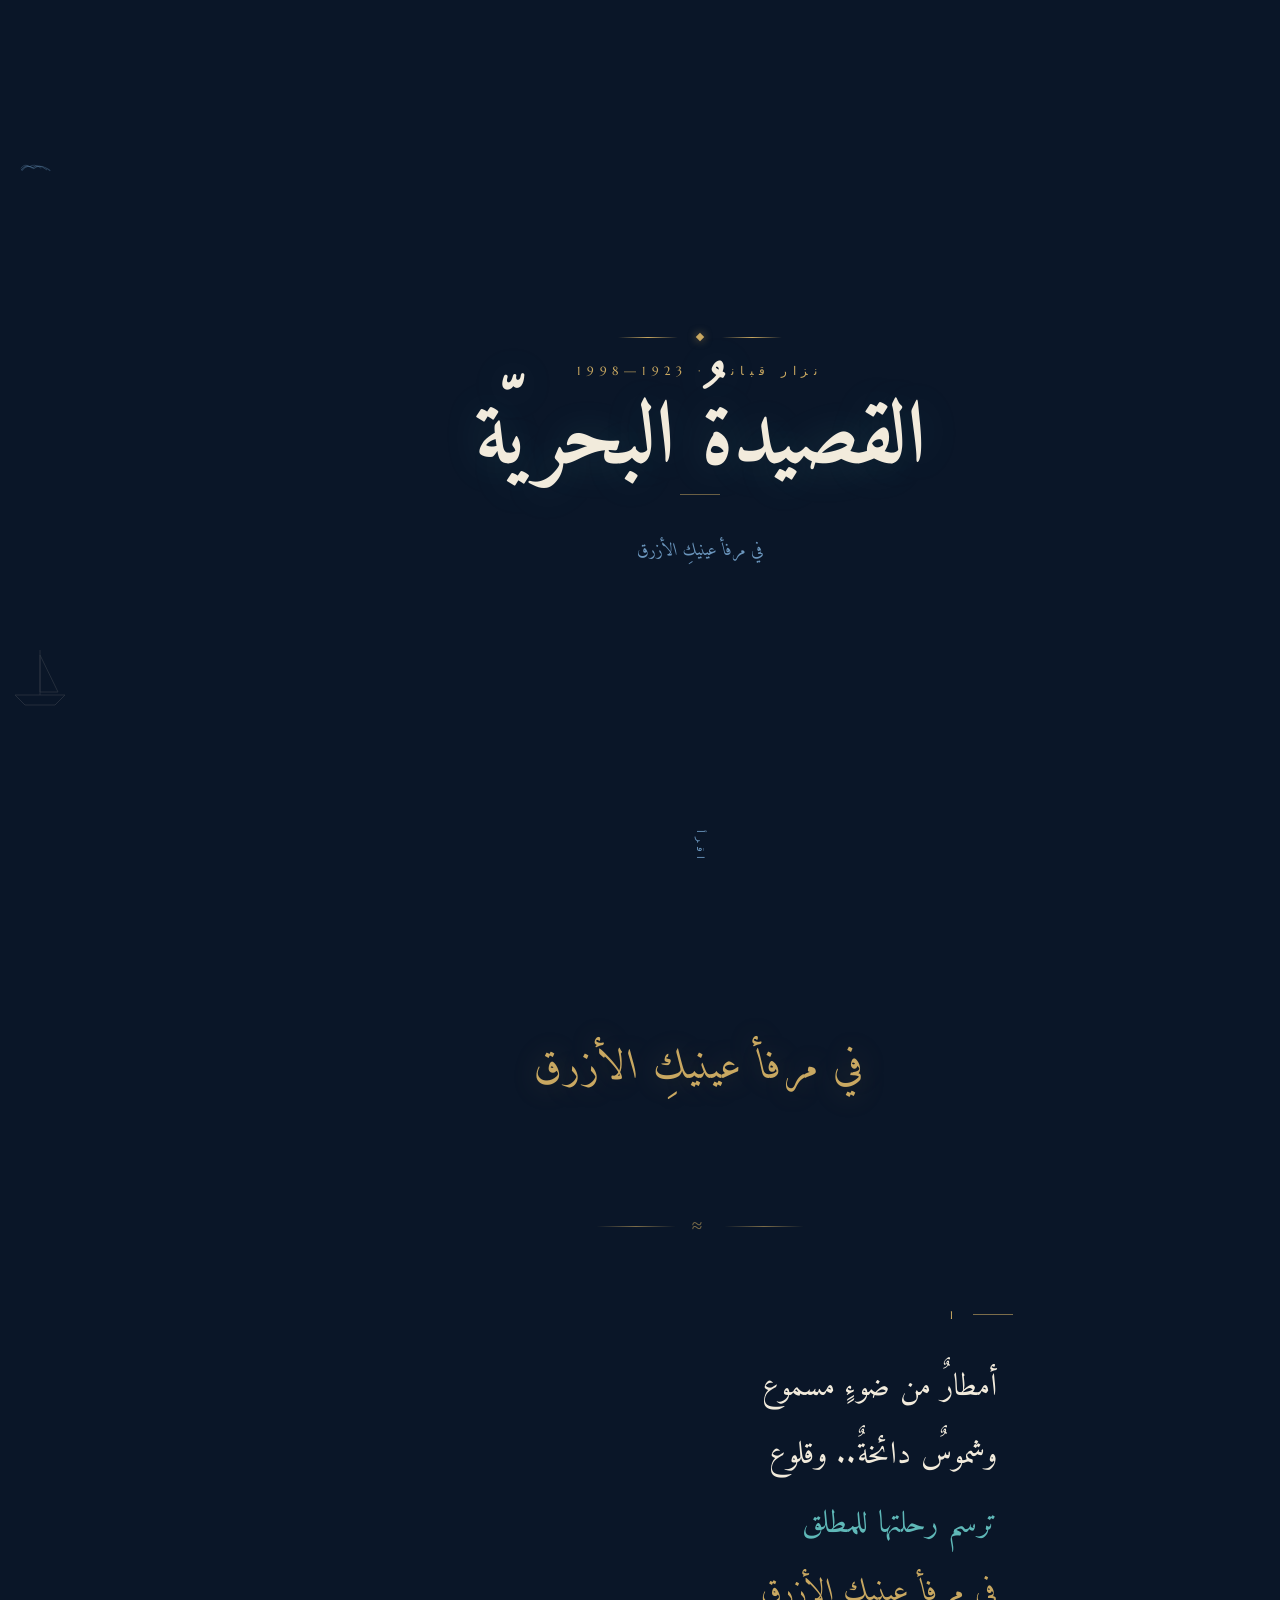
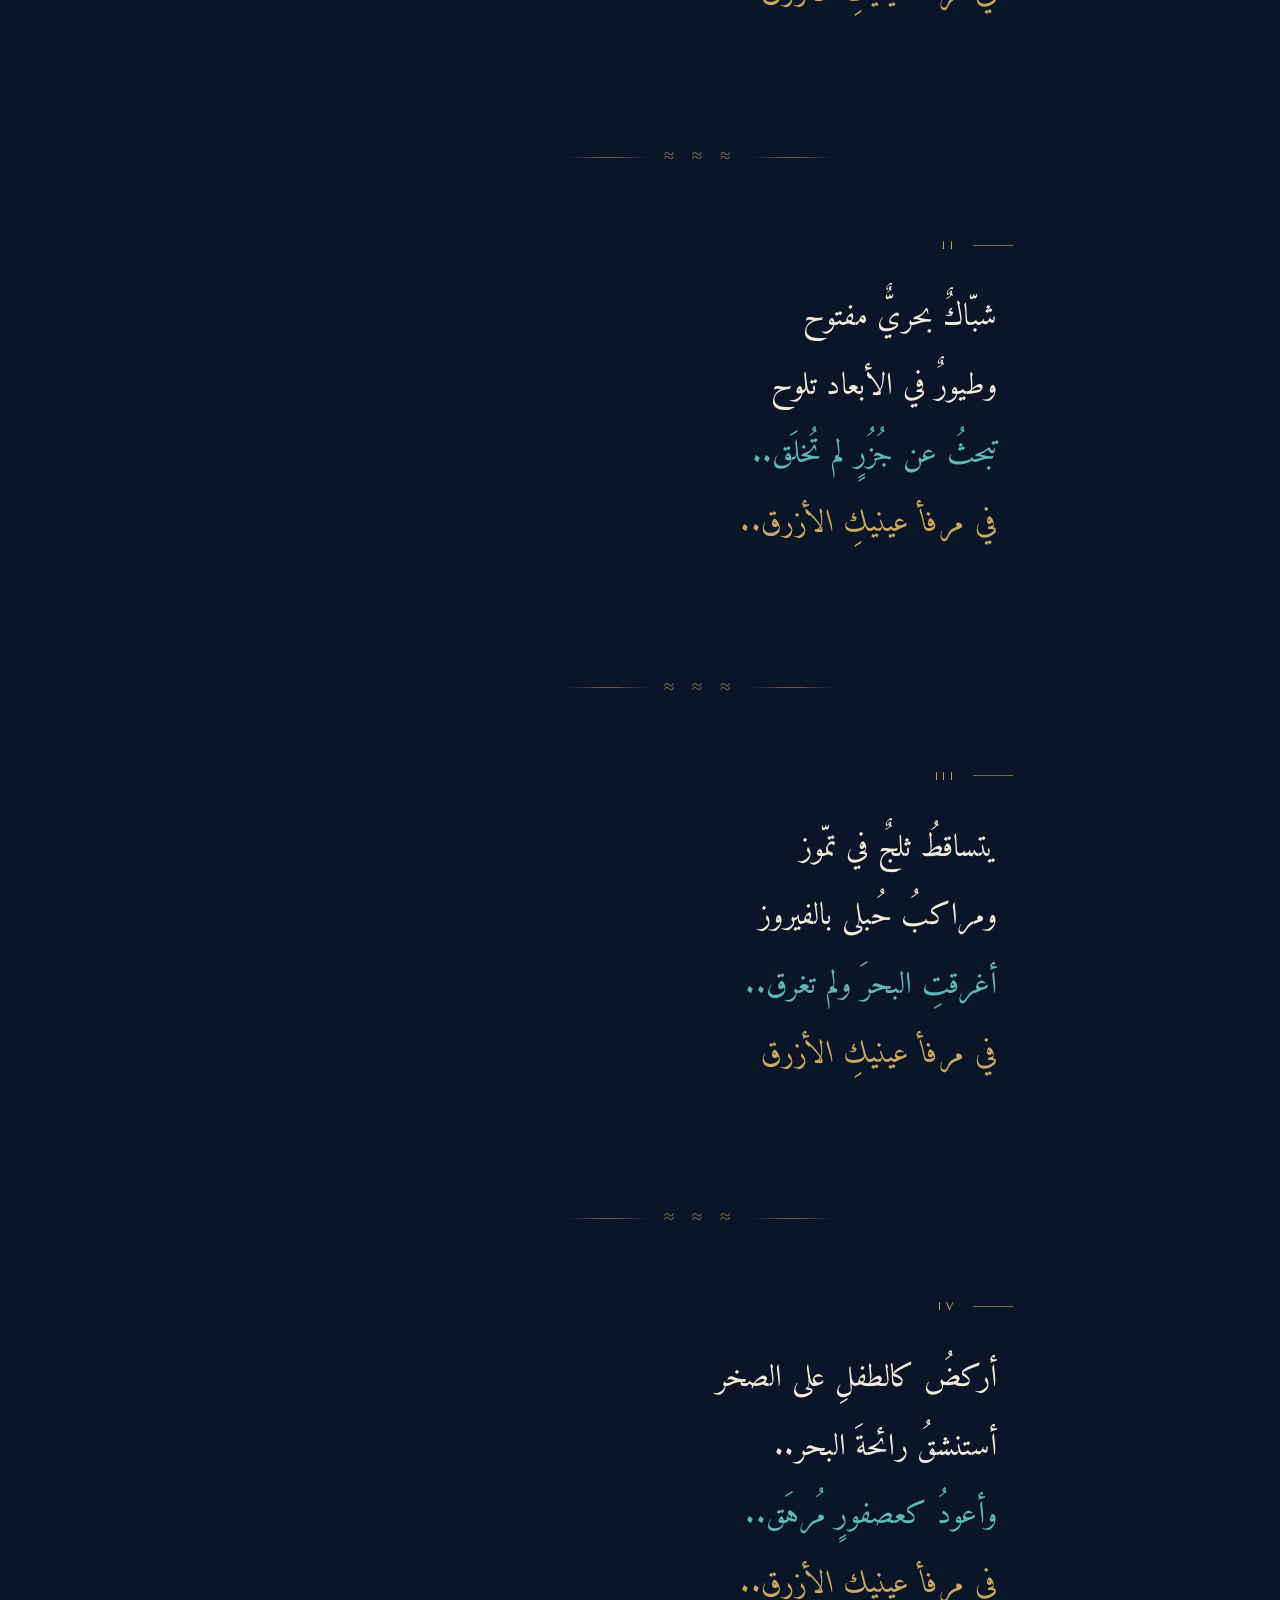
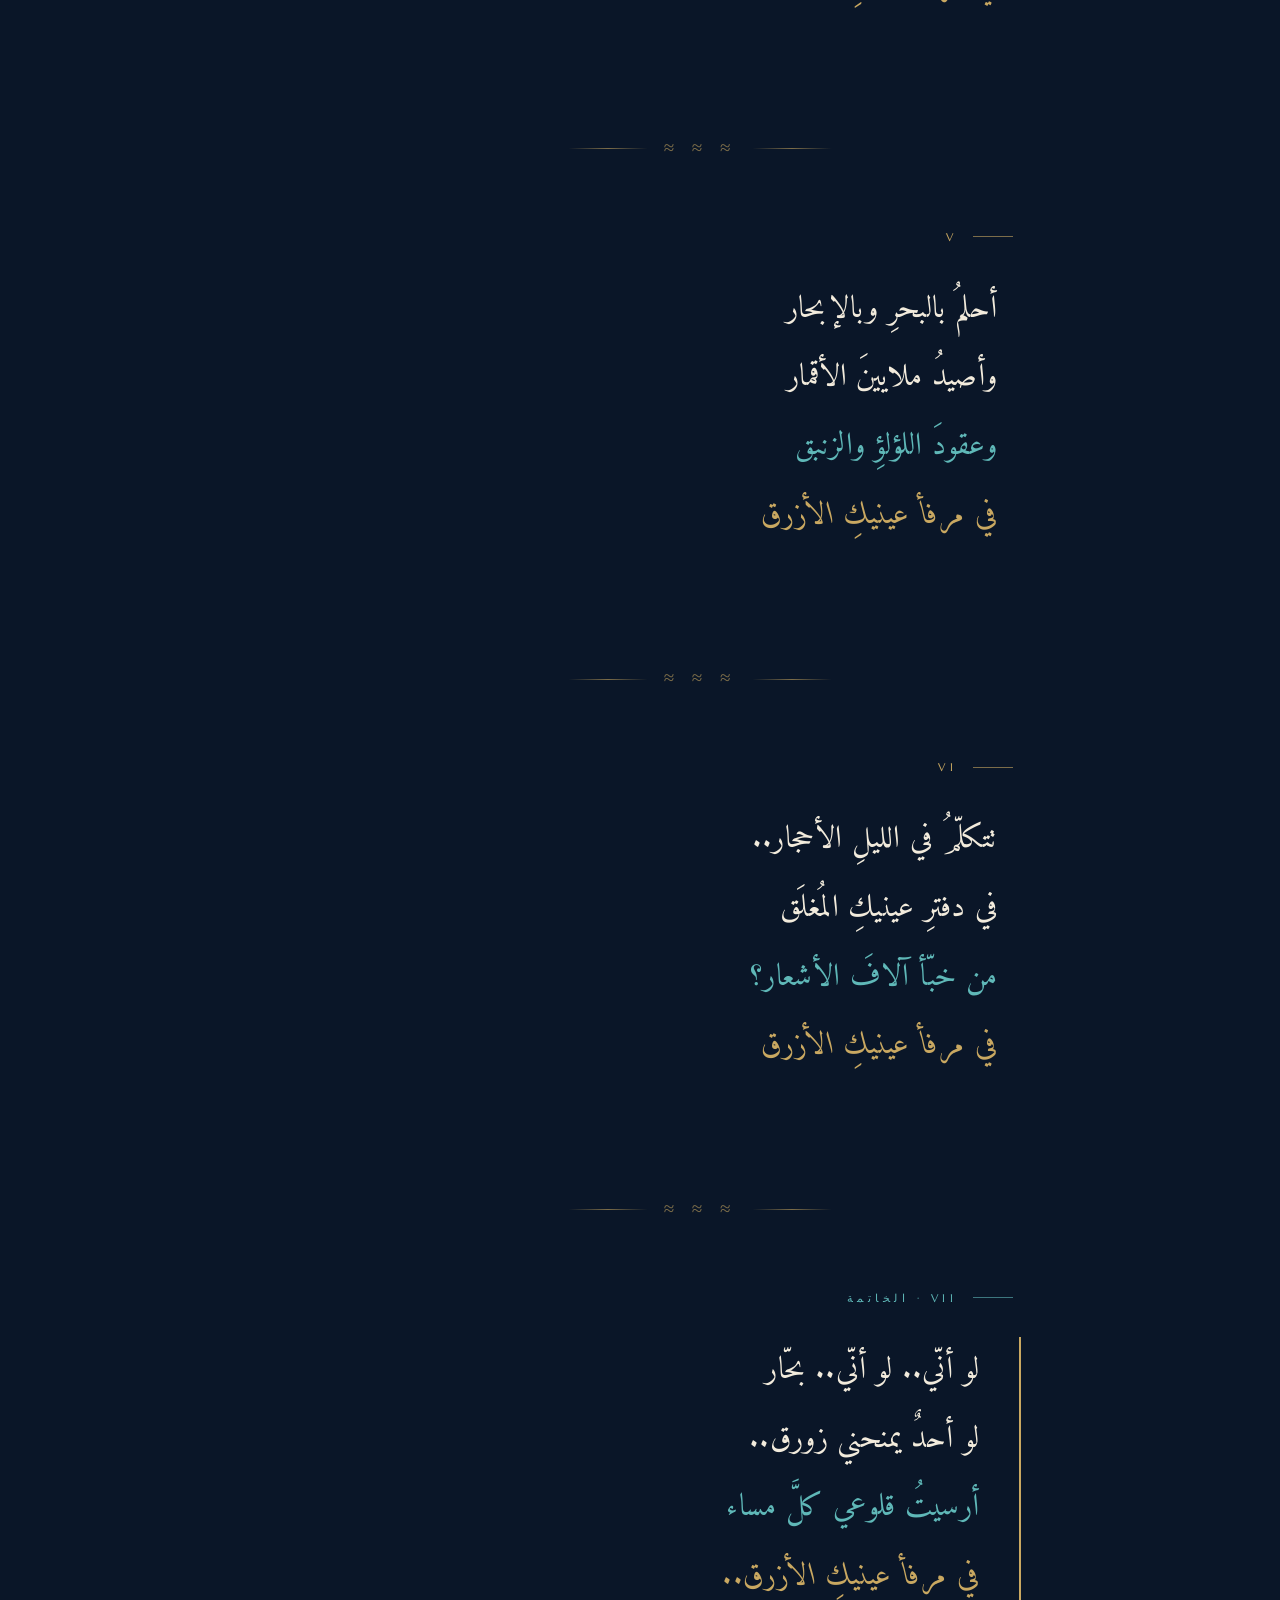
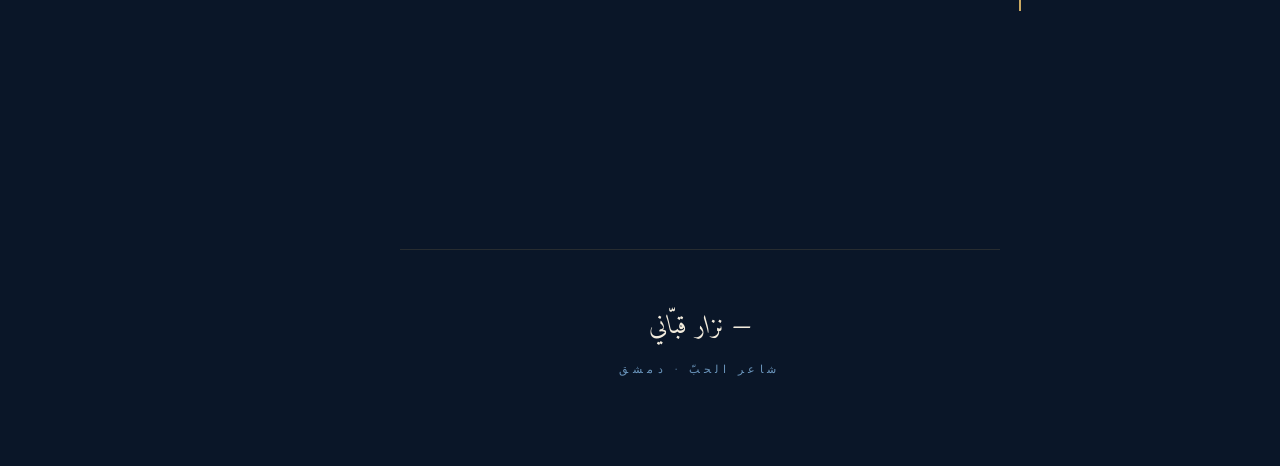
<file: maritime-poem.html>
<!DOCTYPE html>
<html lang="ar" dir="rtl">
<head>
<meta charset="UTF-8" />
<meta name="viewport" content="width=device-width, initial-scale=1.0" />
<title>القصيدة البحرية — نزار قباني</title>
<link rel="preconnect" href="https://fonts.googleapis.com">
<link rel="preconnect" href="https://fonts.gstatic.com" crossorigin>
<link href="https://fonts.googleapis.com/css2?family=Amiri:ital,wght@0,400;0,700;1,400&family=Marcellus&family=Cormorant+Garamond:ital,wght@0,300;1,300&display=swap" rel="stylesheet">
<style>
  :root {
    --ink: #0a1628;
    --deep: #0d2340;
    --harbor: #13365e;
    --wave: #1f5a8c;
    --mist: #6b96bd;
    --pearl: #e8dfd0;
    --gold: #c9a861;
    --turquoise: #5fb8b8;
    --paper: #f2ebdc;
  }

  * { margin: 0; padding: 0; box-sizing: border-box; }

  html, body {
    background: var(--ink);
    color: var(--paper);
    font-family: 'Amiri', serif;
    min-height: 100vh;
    overflow-x: hidden;
  }

  /* ocean depth background */
  .sea {
    position: fixed;
    inset: 0;
    background:
      radial-gradient(ellipse at 20% 10%, rgba(95, 184, 184, 0.08) 0%, transparent 40%),
      radial-gradient(ellipse at 80% 90%, rgba(201, 168, 97, 0.06) 0%, transparent 50%),
      linear-gradient(180deg, #081424 0%, #0d2340 35%, #13365e 70%, #0a1e38 100%);
    z-index: -2;
  }

  /* grain overlay */
  .sea::after {
    content: '';
    position: absolute;
    inset: 0;
    background-image: url("data:image/svg+xml;utf8,<svg xmlns='http://www.w3.org/2000/svg' width='200' height='200'><filter id='n'><feTurbulence type='fractalNoise' baseFrequency='0.9' numOctaves='3'/><feColorMatrix values='0 0 0 0 0.95, 0 0 0 0 0.87, 0 0 0 0 0.82, 0 0 0 0.08 0'/></filter><rect width='100%' height='100%' filter='url(%23n)'/></svg>");
    opacity: 0.5;
    mix-blend-mode: overlay;
    pointer-events: none;
  }

  /* falling light — "أمطار من ضوء مسموع" */
  .rain {
    position: fixed;
    inset: 0;
    z-index: -1;
    pointer-events: none;
    overflow: hidden;
  }

  .rain span {
    position: absolute;
    top: -20px;
    width: 1px;
    background: linear-gradient(180deg, transparent, rgba(232, 223, 208, 0.6), transparent);
    animation: fall linear infinite;
  }

  @keyframes fall {
    0% { transform: translateY(-20vh); opacity: 0; }
    10% { opacity: 1; }
    90% { opacity: 1; }
    100% { transform: translateY(120vh); opacity: 0; }
  }

  /* distant birds */
  .bird {
    position: fixed;
    top: 18%;
    left: -40px;
    z-index: -1;
    opacity: 0.35;
    animation: drift 60s linear infinite;
    color: var(--mist);
  }

  .bird:nth-child(2) { top: 24%; animation-duration: 80s; animation-delay: -20s; opacity: 0.2;}
  .bird:nth-child(3) { top: 14%; animation-duration: 95s; animation-delay: -45s; opacity: 0.28;}

  @keyframes drift {
    to { transform: translateX(110vw); }
  }

  /* layout */
  .stage {
    min-height: 100vh;
    display: flex;
    flex-direction: column;
    align-items: center;
    justify-content: center;
    padding: 8vh 6vw;
    position: relative;
  }

  /* top ornament */
  .ornament {
    display: flex;
    align-items: center;
    gap: 1.2rem;
    color: var(--gold);
    opacity: 0;
    animation: fadeIn 2s 0.2s ease forwards;
  }

  .ornament .line {
    width: 60px;
    height: 1px;
    background: linear-gradient(90deg, transparent, var(--gold), transparent);
  }

  .ornament .diamond {
    width: 6px; height: 6px;
    background: var(--gold);
    transform: rotate(45deg);
    box-shadow: 0 0 8px rgba(201, 168, 97, 0.6);
  }

  /* eyebrow */
  .eyebrow {
    font-family: 'Marcellus', serif;
    font-size: 0.72rem;
    letter-spacing: 0.5em;
    color: var(--gold);
    text-transform: uppercase;
    margin-top: 1.5rem;
    opacity: 0;
    animation: fadeIn 2s 0.8s ease forwards;
  }

  /* title */
  .title {
    font-family: 'Amiri', serif;
    font-weight: 700;
    font-size: clamp(2.8rem, 7vw, 5.5rem);
    line-height: 1;
    color: var(--paper);
    margin-top: 1.2rem;
    margin-bottom: 0.6rem;
    text-align: center;
    opacity: 0;
    animation: riseUp 2s 1.2s ease forwards;
    text-shadow: 0 2px 40px rgba(95, 184, 184, 0.2);
  }

  .title .word {
    display: inline-block;
    position: relative;
  }

  .title .word::after {
    content: '';
    position: absolute;
    bottom: -10px;
    right: 50%;
    transform: translateX(50%);
    width: 40px;
    height: 1px;
    background: var(--gold);
    opacity: 0.5;
  }

  .byline {
    font-family: 'Amiri', serif;
    font-style: italic;
    font-size: 1.1rem;
    color: var(--mist);
    margin-top: 2.5rem;
    opacity: 0;
    animation: fadeIn 2s 1.8s ease forwards;
  }

  /* scroll cue */
  .scroll-cue {
    position: absolute;
    bottom: 4vh;
    left: 50%;
    transform: translateX(-50%);
    font-family: 'Marcellus', serif;
    font-size: 0.65rem;
    letter-spacing: 0.4em;
    color: var(--mist);
    opacity: 0;
    animation: fadeIn 2s 2.5s ease forwards, pulse 2s 3s ease infinite;
    writing-mode: vertical-rl;
  }

  @keyframes pulse {
    0%, 100% { opacity: 0.4; }
    50% { opacity: 1; }
  }

  /* poem section */
  .poem {
    max-width: 780px;
    margin: 0 auto;
    padding: 10vh 6vw 14vh;
    position: relative;
  }

  .stanza {
    margin-bottom: 7rem;
    position: relative;
    opacity: 0;
    transform: translateY(30px);
    transition: all 1.5s ease;
  }

  .stanza.visible {
    opacity: 1;
    transform: translateY(0);
  }

  .stanza-num {
    font-family: 'Marcellus', serif;
    font-size: 0.7rem;
    letter-spacing: 0.4em;
    color: var(--gold);
    margin-bottom: 2rem;
    display: flex;
    align-items: center;
    gap: 1rem;
  }

  .stanza-num::before {
    content: '';
    width: 40px;
    height: 1px;
    background: var(--gold);
    opacity: 0.6;
  }

  .verse {
    font-family: 'Amiri', serif;
    font-size: clamp(1.4rem, 2.6vw, 1.95rem);
    line-height: 2.2;
    color: var(--paper);
    text-align: right;
    letter-spacing: 0.01em;
  }

  .verse .line {
    display: block;
    position: relative;
    padding-right: 1rem;
    transition: all 0.4s ease;
  }

  .verse .line:hover {
    color: var(--turquoise);
    padding-right: 1.4rem;
  }

  .verse .refrain {
    color: var(--gold);
    font-style: italic;
    font-weight: 400;
  }

  .verse .refrain.big {
    font-size: clamp(1.8rem, 3.5vw, 2.6rem);
    text-align: center;
    display: block;
    padding: 2rem 0;
    letter-spacing: 0.03em;
    text-shadow: 0 0 30px rgba(201, 168, 97, 0.3);
  }

  .stanza.opening {
    text-align: center;
    margin-bottom: 4rem;
  }

  .stanza.final .verse {
    border-right: 2px solid var(--gold);
    padding-right: 1.5rem;
    margin-right: -0.5rem;
  }

  .stanza.final .stanza-num {
    color: var(--turquoise);
  }

  .stanza.final .stanza-num::before {
    background: var(--turquoise);
  }

  .verse .accent {
    color: var(--turquoise);
  }

  /* decorative separator */
  .divider {
    display: flex;
    align-items: center;
    justify-content: center;
    gap: 1rem;
    margin: 4rem auto;
    color: var(--gold);
    opacity: 0.6;
  }

  .divider .wave {
    font-size: 1.2rem;
    letter-spacing: 0.3em;
  }

  .divider .line {
    width: 80px;
    height: 1px;
    background: linear-gradient(90deg, transparent, var(--gold), transparent);
  }

  /* footer */
  .footer {
    text-align: center;
    padding: 6vh 2rem 10vh;
    border-top: 1px solid rgba(201, 168, 97, 0.15);
    max-width: 600px;
    margin: 0 auto;
  }

  .footer .signature {
    font-family: 'Amiri', serif;
    font-style: italic;
    font-size: 1.6rem;
    color: var(--paper);
    margin-bottom: 0.8rem;
  }

  .footer .meta {
    font-family: 'Marcellus', serif;
    font-size: 0.7rem;
    letter-spacing: 0.4em;
    color: var(--mist);
    text-transform: uppercase;
  }

  /* animations */
  @keyframes fadeIn {
    to { opacity: 1; }
  }

  @keyframes riseUp {
    to { opacity: 1; transform: translateY(0); }
  }

  /* decorative ship silhouette */
  .ship {
    position: absolute;
    bottom: 20%;
    left: -60px;
    width: 80px;
    opacity: 0.15;
    color: var(--pearl);
    animation: sail 90s linear infinite;
  }

  @keyframes sail {
    to { transform: translateX(110vw); }
  }

  /* turquoise glow spots — "مراكب حبلى بالفيروز" */
  .glow {
    position: fixed;
    width: 300px;
    height: 300px;
    border-radius: 50%;
    background: radial-gradient(circle, rgba(95, 184, 184, 0.08) 0%, transparent 60%);
    pointer-events: none;
    z-index: -1;
    filter: blur(40px);
  }

  .glow.a { top: 20%; right: 5%; animation: breathe 8s ease-in-out infinite; }
  .glow.b { bottom: 10%; left: 10%; animation: breathe 12s ease-in-out infinite reverse; }

  @keyframes breathe {
    0%, 100% { transform: scale(1); opacity: 0.5; }
    50% { transform: scale(1.2); opacity: 1; }
  }

  @media (max-width: 600px) {
    .verse { font-size: 1.35rem; line-height: 2; }
    .stanza { margin-bottom: 5rem; }
  }
</style>
</head>
<body>

<div class="sea"></div>
<div class="glow a"></div>
<div class="glow b"></div>

<!-- falling light -->
<div class="rain" id="rain"></div>

<!-- birds -->
<svg class="bird" width="28" height="10" viewBox="0 0 28 10" fill="none">
  <path d="M1 8 Q 6 1, 12 6 Q 18 1, 27 8" stroke="currentColor" stroke-width="1" fill="none"/>
</svg>
<svg class="bird" width="22" height="8" viewBox="0 0 28 10" fill="none">
  <path d="M1 8 Q 6 1, 12 6 Q 18 1, 27 8" stroke="currentColor" stroke-width="1" fill="none"/>
</svg>
<svg class="bird" width="32" height="11" viewBox="0 0 28 10" fill="none">
  <path d="M1 8 Q 6 1, 12 6 Q 18 1, 27 8" stroke="currentColor" stroke-width="1" fill="none"/>
</svg>

<!-- distant sailboat -->
<svg class="ship" viewBox="0 0 80 80" fill="none">
  <path d="M40 10 L40 55 L15 55 L25 65 L55 65 L65 55 L40 55" stroke="currentColor" stroke-width="0.8" fill="none"/>
  <path d="M40 15 L58 52 L40 52 Z" stroke="currentColor" stroke-width="0.8" fill="none"/>
</svg>

<!-- HERO -->
<section class="stage">
  <div class="ornament">
    <div class="line"></div>
    <div class="diamond"></div>
    <div class="line"></div>
  </div>

  <div class="eyebrow">نزار قباني · 1923—1998</div>

  <h1 class="title">
    <span class="word">القصيدةُ البحريّة</span>
  </h1>

  <p class="byline">في مرفأ عينيكِ الأزرق</p>

  <div class="scroll-cue">اقرأ</div>
</section>

<!-- POEM -->
<section class="poem">

  <!-- Opening refrain -->
  <div class="stanza opening" data-stanza>
    <div class="verse">
      <span class="line refrain big">في مرفأ عينيكِ الأزرق</span>
    </div>
  </div>

  <div class="divider" data-stanza>
    <div class="line"></div>
    <div class="wave">≈</div>
    <div class="line"></div>
  </div>

  <!-- STANZA I -->
  <div class="stanza" data-stanza>
    <div class="stanza-num">I</div>
    <div class="verse">
      <span class="line">أمطارٌ من ضوءٍ مسموع</span>
      <span class="line">وشموسٌ دائخةٌ.. وقلوع</span>
      <span class="line accent">ترسم رحلتها للمطلق</span>
      <span class="line refrain">في مرفأ عينيكِ الأزرق</span>
    </div>
  </div>

  <div class="divider" data-stanza>
    <div class="line"></div>
    <div class="wave">≈ ≈ ≈</div>
    <div class="line"></div>
  </div>

  <!-- STANZA II -->
  <div class="stanza" data-stanza>
    <div class="stanza-num">II</div>
    <div class="verse">
      <span class="line">شبّاكٌ بحريٌّ مفتوح</span>
      <span class="line">وطيورٌ في الأبعاد تلوح</span>
      <span class="line accent">تبحثُ عن جُزُرٍ لم تُخلَق..</span>
      <span class="line refrain">في مرفأ عينيكِ الأزرق..</span>
    </div>
  </div>

  <div class="divider" data-stanza>
    <div class="line"></div>
    <div class="wave">≈ ≈ ≈</div>
    <div class="line"></div>
  </div>

  <!-- STANZA III -->
  <div class="stanza" data-stanza>
    <div class="stanza-num">III</div>
    <div class="verse">
      <span class="line">يتساقطُ ثلجٌ في تمّوز</span>
      <span class="line">ومراكبُ حُبلى بالفيروز</span>
      <span class="line accent">أغرقتِ البحرَ ولم تغرق..</span>
      <span class="line refrain">في مرفأ عينيكِ الأزرق</span>
    </div>
  </div>

  <div class="divider" data-stanza>
    <div class="line"></div>
    <div class="wave">≈ ≈ ≈</div>
    <div class="line"></div>
  </div>

  <!-- STANZA IV -->
  <div class="stanza" data-stanza>
    <div class="stanza-num">IV</div>
    <div class="verse">
      <span class="line">أركضُ كالطفلِ على الصخر</span>
      <span class="line">أستنشقُ رائحةَ البحر..</span>
      <span class="line accent">وأعودُ كعصفورٍ مُرهَق..</span>
      <span class="line refrain">في مرفأ عينيكِ الأزرق..</span>
    </div>
  </div>

  <div class="divider" data-stanza>
    <div class="line"></div>
    <div class="wave">≈ ≈ ≈</div>
    <div class="line"></div>
  </div>

  <!-- STANZA V -->
  <div class="stanza" data-stanza>
    <div class="stanza-num">V</div>
    <div class="verse">
      <span class="line">أحلمُ بالبحرِ وبالإبحار</span>
      <span class="line">وأصيدُ ملايينَ الأقمار</span>
      <span class="line accent">وعقودَ اللؤلؤِ والزنبق</span>
      <span class="line refrain">في مرفأ عينيكِ الأزرق</span>
    </div>
  </div>

  <div class="divider" data-stanza>
    <div class="line"></div>
    <div class="wave">≈ ≈ ≈</div>
    <div class="line"></div>
  </div>

  <!-- STANZA VI -->
  <div class="stanza" data-stanza>
    <div class="stanza-num">VI</div>
    <div class="verse">
      <span class="line">تتكلّمُ في الليلِ الأحجار..</span>
      <span class="line">في دفترِ عينيكِ المُغلَق</span>
      <span class="line accent">من خبّأ آلافَ الأشعار؟</span>
      <span class="line refrain">في مرفأ عينيكِ الأزرق</span>
    </div>
  </div>

  <div class="divider" data-stanza>
    <div class="line"></div>
    <div class="wave">≈ ≈ ≈</div>
    <div class="line"></div>
  </div>

  <!-- STANZA VII — final -->
  <div class="stanza final" data-stanza>
    <div class="stanza-num">VII · الخاتمة</div>
    <div class="verse">
      <span class="line">لو أنّي.. لو أنّي.. بحّار</span>
      <span class="line">لو أحدٌ يمنحني زورق..</span>
      <span class="line accent">أرسيتُ قلوعي كلَّ مساء</span>
      <span class="line refrain">في مرفأ عينيكِ الأزرق..</span>
    </div>
  </div>

</section>

<footer class="footer">
  <div class="signature">— نزار قبّاني</div>
  <div class="meta">شاعر الحبّ · دمشق</div>
</footer>

<script>
  // generate falling light
  const rain = document.getElementById('rain');
  for (let i = 0; i < 60; i++) {
    const drop = document.createElement('span');
    const h = 30 + Math.random() * 80;
    const dur = 3 + Math.random() * 5;
    const delay = Math.random() * 5;
    drop.style.left = Math.random() * 100 + '%';
    drop.style.height = h + 'px';
    drop.style.animationDuration = dur + 's';
    drop.style.animationDelay = -delay + 's';
    drop.style.opacity = 0.3 + Math.random() * 0.5;
    rain.appendChild(drop);
  }

  // reveal stanzas on scroll
  const io = new IntersectionObserver((entries) => {
    entries.forEach(e => {
      if (e.isIntersecting) {
        e.target.classList.add('visible');
      }
    });
  }, { threshold: 0.2 });

  document.querySelectorAll('[data-stanza]').forEach(el => io.observe(el));
</script>

</body>
</html>
</file>
<file: shared/common.css>
/* ============ RESET ============ */
* { margin: 0; padding: 0; box-sizing: border-box; }

html { scroll-behavior: smooth; }

body {
  overflow-x: hidden;
  min-height: 100vh;
  cursor: none;
  position: relative;
  touch-action: manipulation;
}

/* ============ CUSTOM CURSOR ============ */
.cursor {
  position: fixed;
  top: 0; left: 0;
  width: 28px;
  height: 28px;
  pointer-events: none;
  z-index: 9999;
  transform: translate(-50%, -50%);
  transition: transform 0.15s ease;
  mix-blend-mode: screen;
}

.cursor svg {
  width: 100%;
  height: 100%;
  animation: cursorSpin 8s linear infinite;
}

.cursor.hover {
  transform: translate(-50%, -50%) scale(1.8);
}

.cursor.hover svg {
  animation-duration: 3s;
}

@keyframes cursorSpin {
  to { transform: rotate(360deg); }
}

@media (max-width: 768px), (hover: none) and (pointer: coarse) {
  body { cursor: auto; }
  .cursor { display: none; }
}

/* ============ CONSTELLATION CANVAS ============ */
#constellation {
  position: fixed;
  inset: 0;
  pointer-events: none;
  z-index: -1;
}

/* ============ LANGUAGE TOGGLE ============ */
.lang-toggle {
  position: fixed;
  top: 2rem;
  right: 2rem;
  z-index: 100;
  display: flex;
  align-items: center;
  border: 1px solid rgba(201, 168, 97, 0.3);
  border-radius: 40px;
  padding: 4px;
  backdrop-filter: blur(12px);
  -webkit-backdrop-filter: blur(12px);
  direction: ltr;
}

.lang-toggle .slider {
  position: absolute;
  top: 4px;
  left: 4px;
  width: 44px;
  height: 36px;
  border-radius: 30px;
  transition: transform 0.45s cubic-bezier(0.4, 0, 0.2, 1);
}

.lang-toggle.en .slider { transform: translateX(0); }
.lang-toggle.ar .slider { transform: translateX(44px); }

.lang-toggle button {
  width: 44px;
  height: 36px;
  background: none;
  border: none;
  font-family: 'Marcellus', serif;
  font-size: 0.8rem;
  letter-spacing: 0.1em;
  border-radius: 30px;
  cursor: none;
  transition: color 0.3s ease;
  position: relative;
  z-index: 2;
}

.lang-toggle button.active {
  font-weight: 600;
}

/* ============ STAGE (HERO) ============ */
.stage {
  min-height: 100vh;
  display: flex;
  flex-direction: column;
  align-items: center;
  justify-content: center;
  padding: 8vh 6vw;
  position: relative;
  z-index: 2;
}

/* ============ ORNAMENT ============ */
.ornament {
  display: flex;
  align-items: center;
  gap: 1.2rem;
  opacity: 0;
  animation: fadeIn 2s 0.2s ease forwards;
}

.ornament .line {
  width: 60px;
  height: 1px;
  background: linear-gradient(90deg, transparent, rgba(201, 168, 97, 0.8), transparent);
}

.ornament .diamond {
  width: 6px;
  height: 6px;
  background: rgba(201, 168, 97, 0.9);
  transform: rotate(45deg);
  box-shadow: 0 0 8px rgba(201, 168, 97, 0.6);
}

/* ============ EYEBROW ============ */
.eyebrow {
  font-family: 'Marcellus', serif;
  font-size: 0.75rem;
  letter-spacing: 0.45em;
  text-transform: uppercase;
  margin-top: 1.5rem;
  opacity: 0;
  animation: fadeIn 2s 0.8s ease forwards;
}

/* ============ SCROLL CUE ============ */
.scroll-cue {
  position: absolute;
  bottom: 4vh;
  left: 50%;
  transform: translateX(-50%);
  font-family: 'Marcellus', serif;
  font-size: 0.65rem;
  letter-spacing: 0.4em;
  opacity: 0;
  animation: fadeIn 2s 2.5s ease forwards, pulse 2s 3s ease infinite;
}

/* ============ STANZA REVEAL ============ */
/* Keep content visible by default, then enable reveal only when JS is ready. */
.stanza {
  opacity: 1;
  transform: translateY(0);
}

body.reveal-ready .stanza {
  opacity: 0;
  transform: translateY(30px);
  transition: opacity 1.2s ease-out, transform 1.2s ease-out;
}

body.reveal-ready .stanza.visible {
  opacity: 1;
  transform: translateY(0);
}

/* ============ DIVIDERS ============ */
.divider {
  display: flex;
  align-items: center;
  justify-content: center;
  gap: 1rem;
  margin: 4rem auto;
  opacity: 1;
  transform: translateY(0);
}

body.reveal-ready .divider {
  opacity: 0;
  transform: translateY(20px);
  transition: opacity 1s ease-out, transform 1s ease-out;
}

body.reveal-ready .divider.visible {
  opacity: 1;
  transform: translateY(0);
}

.divider .line {
  width: 80px;
  height: 1px;
  background: linear-gradient(90deg, transparent, rgba(201, 168, 97, 0.6), transparent);
  display: block;
}

.divider .wave {
  font-family: 'Marcellus', serif;
  font-size: 1.2rem;
  letter-spacing: 0.3em;
}

/* ============ FOOTER ============ */
.footer {
  text-align: center;
  border-top: 1px solid rgba(201, 168, 97, 0.15);
  position: relative;
  z-index: 2;
}

/* ============ LANGUAGE VISIBILITY ============ */
body.lang-ar .en-content { display: none; }
body.lang-en .ar-content { display: none; }
body.lang-en { direction: ltr; }

/* ============ LANGUAGE SWITCH FADE ============ */
.poem, .stage, .footer {
  transition: opacity 0.3s ease;
}

body.switching .poem,
body.switching .stage,
body.switching .footer {
  opacity: 0;
}

/* ============ KEYFRAMES ============ */
@keyframes fadeIn {
  to { opacity: 1; }
}

@keyframes fadeUp {
  from { opacity: 0; transform: translateY(30px); }
  to { opacity: 1; transform: translateY(0); }
}

@keyframes fadeDown {
  from { opacity: 0; transform: translateY(-20px); }
  to { opacity: 1; transform: translateY(0); }
}

@keyframes pulse {
  0%, 100% { opacity: 0.4; }
  50% { opacity: 1; }
}

@keyframes bounce {
  0%, 100% { transform: translateX(-50%) translateY(0); }
  50% { transform: translateX(-50%) translateY(-10px); }
}

/* ============ SELECTION ============ */
::selection {
  background: rgba(201, 168, 97, 0.4);
}
</file>
<file: maritime-poem/style.css>
:root {
  --ink: #0a1628;
  --deep: #0d2340;
  --harbor: #13365e;
  --wave: #1f5a8c;
  --mist: #6b96bd;
  --pearl: #e8dfd0;
  --gold: #c9a861;
  --turquoise: #5fb8b8;
  --paper: #f2ebdc;
}

html, body {
  background: var(--ink);
  color: var(--paper);
  font-family: 'Amiri', serif;
}

/* ============ OCEAN BACKGROUND ============ */
.sea {
  position: fixed;
  inset: 0;
  background:
    radial-gradient(ellipse at 20% 10%, rgba(95, 184, 184, 0.08) 0%, transparent 40%),
    radial-gradient(ellipse at 80% 90%, rgba(201, 168, 97, 0.06) 0%, transparent 50%),
    linear-gradient(180deg, #081424 0%, #0d2340 35%, #13365e 70%, #0a1e38 100%);
  z-index: -2;
}

.sea::after {
  content: '';
  position: absolute;
  inset: 0;
  background-image: url("data:image/svg+xml;utf8,<svg xmlns='http://www.w3.org/2000/svg' width='200' height='200'><filter id='n'><feTurbulence type='fractalNoise' baseFrequency='0.9' numOctaves='3'/><feColorMatrix values='0 0 0 0 0.95, 0 0 0 0 0.87, 0 0 0 0 0.82, 0 0 0 0.08 0'/></filter><rect width='100%' height='100%' filter='url(%23n)'/></svg>");
  opacity: 0.5;
  mix-blend-mode: overlay;
  pointer-events: none;
}

/* ============ FALLING LIGHT ============ */
.rain {
  position: fixed;
  inset: 0;
  z-index: 0;
  pointer-events: none;
  overflow: hidden;
}

.rain span {
  position: absolute;
  top: 0;
  width: 1.5px;
  background: linear-gradient(180deg, transparent, rgba(232, 223, 208, 0.9) 50%, transparent);
  animation: fall linear infinite;
  box-shadow: 0 0 4px rgba(232, 223, 208, 0.5);
  will-change: transform;
}

@keyframes fall {
  0% { transform: translateY(-20vh); opacity: 0; }
  10% { opacity: 1; }
  90% { opacity: 1; }
  100% { transform: translateY(120vh); opacity: 0; }
}

/* ============ BIRDS ============ */
.bird {
  position: fixed;
  top: 18%;
  left: -40px;
  z-index: -1;
  opacity: 0.35;
  animation: drift 60s linear infinite;
  color: var(--mist);
}

.bird:nth-child(2) { top: 24%; animation-duration: 80s; animation-delay: -20s; opacity: 0.2; }
.bird:nth-child(3) { top: 14%; animation-duration: 95s; animation-delay: -45s; opacity: 0.28; }

@keyframes drift {
  to { transform: translateX(110vw); }
}

/* ============ GLOW SPOTS ============ */
.glow {
  position: fixed;
  width: 300px;
  height: 300px;
  border-radius: 50%;
  background: radial-gradient(circle, rgba(95, 184, 184, 0.08) 0%, transparent 60%);
  pointer-events: none;
  z-index: -1;
  filter: blur(40px);
}

.glow.a { top: 20%; right: 5%; animation: breathe 8s ease-in-out infinite; }
.glow.b { bottom: 10%; left: 10%; animation: breathe 12s ease-in-out infinite reverse; }

@keyframes breathe {
  0%, 100% { transform: scale(1); opacity: 0.5; }
  50% { transform: scale(1.2); opacity: 1; }
}

/* ============ HERO ============ */
.eyebrow { color: var(--gold); }

.title {
  font-family: 'Amiri', serif;
  font-weight: 700;
  font-size: clamp(2.8rem, 7vw, 5.5rem);
  line-height: 1;
  color: var(--paper);
  margin-top: 1.2rem;
  margin-bottom: 0.6rem;
  text-align: center;
  opacity: 0;
  animation: riseUp 2s 1.2s ease forwards;
  text-shadow: 0 2px 40px rgba(95, 184, 184, 0.2);
}

.title .word {
  display: inline-block;
  position: relative;
}

.title .word::after {
  content: '';
  position: absolute;
  bottom: -10px;
  right: 50%;
  transform: translateX(50%);
  width: 40px;
  height: 1px;
  background: var(--gold);
  opacity: 0.5;
}

.byline {
  font-family: 'Amiri', serif;
  font-style: italic;
  font-size: 1.1rem;
  color: var(--mist);
  margin-top: 2.5rem;
  opacity: 0;
  animation: fadeIn 2s 1.8s ease forwards;
}

.scroll-cue {
  color: var(--mist);
  writing-mode: vertical-rl;
}

@keyframes riseUp {
  to { opacity: 1; transform: translateY(0); }
}

/* ============ POEM ============ */
.poem {
  max-width: 780px;
  margin: 0 auto;
  padding: 10vh 6vw 14vh;
  position: relative;
  z-index: 2;
}

.stanza {
  margin-bottom: 7rem;
  position: relative;
}

.stanza.opening {
  text-align: center;
  margin-bottom: 4rem;
}

/* ============ STANZA NUMBER ============ */
.stanza-num {
  font-family: 'Marcellus', serif;
  font-size: 0.7rem;
  letter-spacing: 0.4em;
  color: var(--gold);
  margin-bottom: 2rem;
  display: flex;
  align-items: center;
  gap: 1rem;
}

.stanza-num::before {
  content: '';
  width: 40px;
  height: 1px;
  background: var(--gold);
  opacity: 0.6;
}

.stanza.final .stanza-num { color: var(--turquoise); }
.stanza.final .stanza-num::before { background: var(--turquoise); }

/* ============ VERSE ============ */
.verse {
  font-family: 'Amiri', serif;
  font-size: clamp(1.4rem, 2.6vw, 1.95rem);
  line-height: 2.2;
  color: var(--paper);
  text-align: right;
  letter-spacing: 0.01em;
}

.verse .line {
  display: block;
  position: relative;
  padding-right: 1rem;
  transition: all 0.5s cubic-bezier(0.2, 0.8, 0.2, 1);
  cursor: none;
}

.verse .line:hover {
  color: var(--turquoise);
  padding-right: 1.8rem;
  text-shadow: 0 0 20px rgba(95, 184, 184, 0.5);
  transform: translateX(-8px);
  letter-spacing: 0.02em;
}

.verse .line::before {
  content: '';
  position: absolute;
  right: 0;
  top: 50%;
  width: 6px;
  height: 6px;
  border-radius: 50%;
  background: var(--turquoise);
  transform: translateY(-50%) scale(0);
  transition: transform 0.4s cubic-bezier(0.2, 0.8, 0.2, 1);
  box-shadow: 0 0 12px var(--turquoise);
}

.verse .line:hover::before { transform: translateY(-50%) scale(1); }

.verse .refrain {
  color: var(--gold);
  font-style: italic;
  font-weight: 400;
}

.verse .refrain.big {
  font-size: clamp(1.8rem, 3.5vw, 2.6rem);
  text-align: center;
  display: block;
  padding: 2rem 0;
  letter-spacing: 0.03em;
  text-shadow: 0 0 30px rgba(201, 168, 97, 0.3);
}

.verse .refrain.big:hover { padding-right: 0; transform: none; }

.verse .accent { color: var(--turquoise); }

.stanza.final .verse {
  border-right: 2px solid var(--gold);
  padding-right: 1.5rem;
  margin-right: -0.5rem;
}

/* ============ DIVIDER COLOURS ============ */
.divider { color: var(--gold); }

/* ============ SHIP SILHOUETTE ============ */
.ship {
  position: absolute;
  bottom: 20%;
  left: -60px;
  width: 80px;
  opacity: 0.15;
  color: var(--pearl);
  animation: sail 90s linear infinite;
}

@keyframes sail {
  to { transform: translateX(110vw); }
}

/* ============ CURSOR TRAIL ============ */
.cursor-trail {
  position: fixed;
  width: 4px;
  height: 4px;
  border-radius: 50%;
  pointer-events: none;
  z-index: 9998;
  transform: translate(-50%, -50%);
  opacity: 0.8;
  animation: trailFade 1.2s ease-out forwards;
}

@keyframes trailFade {
  to { opacity: 0; transform: translate(-50%, -50%) scale(3); }
}

/* ============ CLICK RIPPLE ============ */
.ripple {
  position: fixed;
  border: 1px solid var(--turquoise);
  border-radius: 50%;
  pointer-events: none;
  z-index: 9997;
  transform: translate(-50%, -50%);
  animation: rippleOut 1.4s ease-out forwards;
}

@keyframes rippleOut {
  0% { width: 0; height: 0; opacity: 0.8; border-width: 2px; }
  100% { width: 250px; height: 250px; opacity: 0; border-width: 0.5px; }
}

/* ============ SOUND TOGGLE ============ */
.sound-toggle {
  position: fixed;
  top: 2rem;
  left: 2rem;
  z-index: 100;
  background: rgba(10, 22, 40, 0.6);
  backdrop-filter: blur(12px);
  -webkit-backdrop-filter: blur(12px);
  border: 1px solid rgba(201, 168, 97, 0.3);
  border-radius: 50%;
  width: 50px;
  height: 50px;
  display: flex;
  align-items: center;
  justify-content: center;
  cursor: none;
  color: var(--gold);
  transition: all 0.3s ease;
  opacity: 0;
  animation: fadeIn 2s 3s ease forwards;
}

.sound-toggle:hover { background: rgba(201, 168, 97, 0.15); transform: scale(1.1); }
.sound-toggle svg { width: 20px; height: 20px; }
.sound-toggle .wave-anim { display: none; }

.sound-toggle.playing .wave-anim {
  display: inline;
  animation: soundWave 1.2s ease-in-out infinite;
  transform-origin: center;
}

.sound-toggle.playing .wave-anim.w2 { animation-delay: 0.2s; }
.sound-toggle.playing .wave-anim.w3 { animation-delay: 0.4s; }

@keyframes soundWave {
  0%, 100% { opacity: 0.3; }
  50% { opacity: 1; }
}

/* ============ LANG TOGGLE — COLOUR OVERRIDES ============ */
.lang-toggle {
  background: rgba(10, 22, 40, 0.6);
  opacity: 0;
  animation: fadeIn 2s 3s ease forwards;
}

.lang-toggle .slider {
  background: linear-gradient(135deg, var(--gold), #b8934d);
  box-shadow: 0 2px 12px rgba(201, 168, 97, 0.3);
}

.lang-toggle button { color: var(--mist); }
.lang-toggle button.ar { font-family: 'Amiri', serif; font-size: 0.95rem; letter-spacing: 0; }
.lang-toggle button.active { color: var(--ink); }

/* ============ FOOTER ============ */
.footer {
  padding: 6vh 2rem 10vh;
  max-width: 600px;
  margin: 0 auto;
}

.footer .signature {
  font-family: 'Amiri', serif;
  font-style: italic;
  font-size: 1.6rem;
  color: var(--paper);
  margin-bottom: 0.8rem;
}

.footer .meta {
  font-family: 'Marcellus', serif;
  font-size: 0.7rem;
  letter-spacing: 0.4em;
  color: var(--mist);
  text-transform: uppercase;
}

/* ============ BILINGUAL OVERRIDES ============ */
body.lang-en { font-family: 'Cormorant Garamond', serif; }

body.lang-en .verse {
  font-family: 'Cormorant Garamond', serif;
  font-weight: 300;
  text-align: left;
  direction: ltr;
}

body.lang-en .verse .line { padding-right: 0; padding-left: 1rem; }
body.lang-en .verse .line:hover { padding-right: 0; padding-left: 1.8rem; transform: translateX(8px); }
body.lang-en .verse .line::before { right: auto; left: 0; }

body.lang-en .byline,
body.lang-en .title,
body.lang-en .verse .refrain.big,
body.lang-en .footer .signature { font-family: 'Cormorant Garamond', serif; }

/* ============ RESPONSIVE ============ */
@media (max-width: 600px) {
  .verse { font-size: 1.35rem; line-height: 2; }
  .stanza { margin-bottom: 5rem; }
}
</file>
<file: ThinkofOthers /style.css>
:root {
  --bg-deep: #1a0f3a;
  --bg-mid: #2d1b5e;
  --bg-soft: #3d2880;
  --horizon: #4ad9a0;
  --paper: #f5f8e8;
  --paper-soft: #d8e4b8;
  --gold: #a8e85a;
  --gold-soft: #c4f080;
  --olive: #3dd88a;
  --olive-soft: #6fe8aa;
  --ember: #8a6fe8;
  --rose: #b090f5;
  --lavender: #9060e0;
  --cyan: #5ae0d8;
  --muted: #a090c8;
}

* { margin: 0; padding: 0; box-sizing: border-box; }

html { scroll-behavior: smooth; }

body {
  background: var(--bg-deep);
  color: var(--paper);
  font-family: 'Reem Kufi', sans-serif;
  overflow-x: hidden;
  min-height: 100vh;
  position: relative;
  cursor: none;
}

/* Reem Kufi fine-tuning for Arabic poetry */
[lang="ar"], .ar-content {
  letter-spacing: 0.01em;
}

/* ============ ATMOSPHERIC LAYERS ============ */

/* deep violet night sky with emerald horizon (like the aurora photo) */
.sea {
  position: fixed;
  inset: 0;
  background:
    radial-gradient(ellipse 80% 50% at 50% 100%, rgba(74, 217, 160, 0.55) 0%, rgba(74, 217, 160, 0.1) 40%, transparent 70%),
    radial-gradient(ellipse at 20% 20%, rgba(138, 111, 232, 0.3) 0%, transparent 50%),
    radial-gradient(ellipse at 80% 10%, rgba(176, 144, 245, 0.25) 0%, transparent 50%),
    linear-gradient(180deg, #1a0f3a 0%, #2d1b5e 40%, #1e1a5a 70%, #0a2a3e 100%);
  z-index: 0;
  pointer-events: none;
}

.glow {
  position: fixed;
  border-radius: 50%;
  filter: blur(100px);
  pointer-events: none;
  z-index: 1;
  opacity: 0.7;
}

.glow.a {
  width: 600px;
  height: 600px;
  background: radial-gradient(circle, rgba(74, 217, 160, 0.45), transparent 70%);
  top: 20%;
  right: -100px;
  animation: drift 20s ease-in-out infinite;
}

.glow.b {
  width: 700px;
  height: 700px;
  background: radial-gradient(circle, rgba(138, 111, 232, 0.4), transparent 70%);
  bottom: 5%;
  left: -150px;
  animation: drift 25s ease-in-out infinite reverse;
}

.glow.c {
  width: 500px;
  height: 500px;
  background: radial-gradient(circle, rgba(90, 224, 216, 0.35), transparent 70%);
  top: 40%;
  left: 50%;
  transform: translate(-50%, -50%);
  animation: drift 30s ease-in-out infinite;
}

@keyframes drift {
  0%, 100% { transform: translate(0, 0) scale(1); }
  50% { transform: translate(30px, -40px) scale(1.1); }
}

/* constellation canvas — "stars for those who have no place to sleep" */
#constellation {
  position: fixed;
  inset: 0;
  z-index: 2;
  pointer-events: none;
}

/* Tree silhouette horizon like the aurora photo */
.horizon-trees {
  position: fixed;
  bottom: 0;
  left: 0;
  width: 100%;
  height: 120px;
  z-index: 5;
  pointer-events: none;
  opacity: 0.85;
}

.horizon-trees svg {
  width: 100%;
  height: 100%;
  display: block;
}

/* ============ CUSTOM CURSOR ============ */
.cursor {
  position: fixed;
  width: 32px;
  height: 32px;
  pointer-events: none;
  z-index: 9999;
  transform: translate(-50%, -50%);
  transition: transform 0.1s ease;
  mix-blend-mode: screen;
}

.cursor svg {
  width: 100%;
  height: 100%;
  animation: rotateSlow 12s linear infinite;
}

@keyframes rotateSlow {
  from { transform: rotate(0deg); }
  to { transform: rotate(360deg); }
}

@media (hover: none) and (pointer: coarse) {
  body { cursor: auto; }
  .cursor { display: none; }
}

/* ============ TOGGLES ============ */
.lang-toggle {
  position: fixed;
  top: 2rem;
  right: 2rem;
  z-index: 100;
  display: flex;
  background: rgba(242, 235, 220, 0.06);
  border: 1px solid rgba(201, 168, 97, 0.3);
  border-radius: 30px;
  padding: 4px;
  backdrop-filter: blur(10px);
  direction: ltr;
}

.lang-toggle .slider {
  position: absolute;
  top: 4px;
  width: 40px;
  height: 36px;
  background: rgba(201, 168, 97, 0.2);
  border-radius: 24px;
  transition: transform 0.4s cubic-bezier(0.4, 0.0, 0.2, 1);
  border: 1px solid var(--gold);
}

.lang-toggle.ar .slider { transform: translateX(40px); }
.lang-toggle.en .slider { transform: translateX(0); }

.lang-toggle button {
  width: 40px;
  height: 36px;
  border: none;
  background: transparent;
  color: var(--paper-soft);
  font-family: 'Marcellus', serif;
  font-size: 0.9rem;
  cursor: none;
  z-index: 2;
  transition: color 0.3s ease;
}

.lang-toggle button.active {
  color: var(--gold);
}

/* ============ AURORA BOREALIS ============ */
.aurora {
  position: fixed;
  inset: 0;
  pointer-events: none;
  z-index: 3;
  overflow: hidden;
}

.aurora-band {
  position: absolute;
  width: 150%;
  height: 300px;
  left: -25%;
  border-radius: 50%;
  filter: blur(60px);
  opacity: 0.55;
  mix-blend-mode: screen;
}

.aurora-band.one {
  top: 5%;
  background: linear-gradient(90deg,
    transparent 0%,
    rgba(90, 224, 216, 0.5) 15%,
    rgba(74, 217, 160, 0.85) 35%,
    rgba(168, 232, 90, 0.7) 55%,
    rgba(74, 217, 160, 0.6) 75%,
    transparent 100%);
  animation: auroraWave1 18s ease-in-out infinite;
}

.aurora-band.two {
  top: 22%;
  background: linear-gradient(90deg,
    transparent 0%,
    rgba(74, 217, 160, 0.7) 20%,
    rgba(111, 232, 170, 0.9) 45%,
    rgba(90, 224, 216, 0.65) 70%,
    transparent 100%);
  animation: auroraWave2 22s ease-in-out infinite;
  height: 280px;
}

.aurora-band.three {
  top: 45%;
  background: linear-gradient(90deg,
    transparent 0%,
    rgba(168, 232, 90, 0.5) 20%,
    rgba(74, 217, 160, 0.75) 45%,
    rgba(196, 240, 128, 0.55) 70%,
    transparent 100%);
  animation: auroraWave3 20s ease-in-out infinite;
  height: 220px;
}

.aurora-band.four {
  top: 68%;
  background: linear-gradient(90deg,
    transparent 0%,
    rgba(138, 111, 232, 0.4) 25%,
    rgba(74, 217, 160, 0.6) 55%,
    rgba(90, 224, 216, 0.5) 80%,
    transparent 100%);
  animation: auroraWave1 24s ease-in-out infinite reverse;
  height: 260px;
}

@keyframes auroraWave1 {
  0%, 100% {
    transform: translateX(-10%) translateY(0) skewX(-15deg) scaleY(1);
    opacity: 0.4;
  }
  25% {
    transform: translateX(5%) translateY(-30px) skewX(-5deg) scaleY(1.2);
    opacity: 0.6;
  }
  50% {
    transform: translateX(10%) translateY(20px) skewX(10deg) scaleY(0.9);
    opacity: 0.7;
  }
  75% {
    transform: translateX(-5%) translateY(-10px) skewX(-10deg) scaleY(1.1);
    opacity: 0.5;
  }
}

@keyframes auroraWave2 {
  0%, 100% {
    transform: translateX(5%) translateY(0) skewX(10deg) scaleY(1);
    opacity: 0.5;
  }
  33% {
    transform: translateX(-10%) translateY(30px) skewX(-8deg) scaleY(1.3);
    opacity: 0.7;
  }
  66% {
    transform: translateX(8%) translateY(-20px) skewX(15deg) scaleY(0.8);
    opacity: 0.6;
  }
}

@keyframes auroraWave3 {
  0%, 100% {
    transform: translateX(0) translateY(0) skewX(-8deg) scaleY(1);
    opacity: 0.4;
  }
  50% {
    transform: translateX(-15%) translateY(-40px) skewX(12deg) scaleY(1.4);
    opacity: 0.65;
  }
}

/* ============ DOVES (instead of birds) ============ */
.dove {
  position: fixed;
  color: var(--paper-soft);
  opacity: 0.5;
  z-index: 4;
  animation: flyAcross 30s linear infinite;
  filter: drop-shadow(0 2px 6px rgba(0,0,0,0.3));
}

.dove:nth-of-type(1) { top: 15%; animation-delay: 0s; }
.dove:nth-of-type(2) { top: 40%; animation-delay: 10s; color: var(--gold-soft); }
.dove:nth-of-type(3) { top: 70%; animation-delay: 20s; }

@keyframes flyAcross {
  0% { left: -5%; transform: translateY(0) rotate(-3deg); opacity: 0; }
  10% { opacity: 0.5; }
  50% { transform: translateY(-30px) rotate(3deg); }
  90% { opacity: 0.5; }
  100% { left: 105%; transform: translateY(20px) rotate(-3deg); opacity: 0; }
}

/* ============ HERO / STAGE ============ */
.stage {
  min-height: 100vh;
  display: flex;
  flex-direction: column;
  align-items: center;
  justify-content: center;
  text-align: center;
  position: relative;
  z-index: 10;
  padding: 4rem 2rem;
}

.ornament {
  display: flex;
  align-items: center;
  justify-content: center;
  gap: 1.5rem;
  margin-bottom: 3rem;
  opacity: 0;
  animation: fadeDown 1.5s ease-out 0.3s forwards;
}

.ornament .line {
  width: 80px;
  height: 1px;
  background: linear-gradient(90deg, transparent, var(--gold), transparent);
}

.ornament .diamond {
  width: 10px;
  height: 10px;
  background: var(--gold);
  transform: rotate(45deg);
  box-shadow: 0 0 20px rgba(201, 168, 97, 0.6);
}

.eyebrow {
  font-family: 'Marcellus', serif;
  font-size: 0.85rem;
  letter-spacing: 0.4em;
  text-transform: uppercase;
  color: var(--muted);
  margin-bottom: 2.5rem;
  opacity: 0;
  animation: fadeUp 1.5s ease-out 0.5s forwards;
}

.ar-content .eyebrow { font-family: 'Reem Kufi', sans-serif; letter-spacing: 0.2em; }

.title {
  font-size: clamp(4rem, 11vw, 8rem);
  line-height: 1;
  font-weight: 700;
  color: var(--paper);
  margin-bottom: 2rem;
  position: relative;
  opacity: 0;
  animation: fadeUp 1.8s cubic-bezier(0.2, 0.8, 0.2, 1) 0.8s forwards;
}

.title .word.ar-content {
  font-family: 'Reem Kufi', sans-serif;
  display: inline-block;
  background: linear-gradient(135deg, var(--paper) 20%, var(--gold) 60%, var(--paper) 100%);
  background-clip: text;
  -webkit-background-clip: text;
  -webkit-text-fill-color: transparent;
  background-size: 200% 100%;
  animation: shimmer 6s ease-in-out infinite;
}

.title .word.en-content {
  font-family: 'Marcellus', serif;
  font-weight: 400;
  letter-spacing: -0.01em;
  background: linear-gradient(135deg, var(--paper) 20%, var(--gold) 60%, var(--paper) 100%);
  background-clip: text;
  -webkit-background-clip: text;
  -webkit-text-fill-color: transparent;
  background-size: 200% 100%;
  animation: shimmer 6s ease-in-out infinite;
}

@keyframes shimmer {
  0%, 100% { background-position: 0% 50%; }
  50% { background-position: 100% 50%; }
}

.byline {
  font-family: 'Cormorant Garamond', serif;
  font-weight: 300;
  font-size: clamp(1.3rem, 2.2vw, 1.8rem);
  color: var(--paper-soft);
  letter-spacing: 0.05em;
  max-width: 700px;
  opacity: 0;
  animation: fadeUp 1.5s ease-out 1.2s forwards;
}

.ar-content.byline { font-family: 'Reem Kufi', sans-serif; font-style: italic; }

.scroll-cue {
  position: absolute;
  bottom: 3rem;
  left: 50%;
  transform: translateX(-50%);
  font-family: 'Marcellus', serif;
  font-size: 0.75rem;
  letter-spacing: 0.4em;
  color: var(--gold);
  opacity: 0;
  animation: fadeUp 1.5s ease-out 2s forwards, bounce 2s ease-in-out 3s infinite;
}

.ar-content.scroll-cue { font-family: 'Reem Kufi', sans-serif; letter-spacing: 0.2em; }

.scroll-cue::after {
  content: '';
  display: block;
  width: 1px;
  height: 40px;
  background: linear-gradient(to bottom, var(--gold), transparent);
  margin: 0.75rem auto 0;
}

/* ============ POEM ============ */
.poem {
  max-width: 1100px;
  margin: 0 auto;
  padding: 4rem 2rem 6rem;
  position: relative;
  z-index: 10;
}

.stanza {
  margin: 5rem 0;
  padding: 3rem 2.5rem;
  background: rgba(10, 21, 40, 0.45);
  border: 1px solid rgba(255, 217, 122, 0.25);
  border-radius: 4px;
  position: relative;
  opacity: 0;
  transform: translateY(50px);
  transition: opacity 1.2s ease-out, transform 1.2s ease-out;
  backdrop-filter: blur(6px);
  box-shadow: 0 8px 40px rgba(0, 0, 0, 0.2);
}

.stanza.visible {
  opacity: 1;
  transform: translateY(0);
}

.stanza::before {
  content: '';
  position: absolute;
  top: -1px;
  left: 50%;
  transform: translateX(-50%);
  width: 50%;
  height: 1px;
  background: linear-gradient(90deg, transparent, var(--gold), transparent);
}

.stanza.opening {
  background: transparent;
  border: none;
  text-align: center;
  padding: 6rem 2rem;
}

.stanza.opening::before { display: none; }

.stanza-num {
  position: absolute;
  top: -20px;
  right: 2rem;
  padding: 0.4rem 1rem;
  background: var(--bg-deep);
  border: 1px solid var(--gold);
  color: var(--gold);
  font-family: 'Marcellus', serif;
  font-size: 0.85rem;
  letter-spacing: 0.2em;
  z-index: 5;
  box-shadow: 0 0 20px rgba(255, 217, 122, 0.3);
}

.verse {
  display: block;
  direction: rtl;
  text-align: right;
}

.en-content.verse {
  direction: ltr;
  text-align: left;
}

.line {
  display: block;
  font-family: 'Reem Kufi', sans-serif;
  font-size: clamp(1.35rem, 1.9vw, 1.7rem);
  line-height: 2.1;
  color: var(--paper);
  margin-bottom: 0.5rem;
  font-weight: 500;
}

.en-content .line {
  font-family: 'Cormorant Garamond', serif;
  font-weight: 400;
  letter-spacing: 0.01em;
}

.line.big {
  font-size: clamp(2rem, 4vw, 3rem);
  font-weight: 700;
  color: var(--gold-soft);
  line-height: 1.4;
}

.en-content .line.big {
  font-family: 'Marcellus', serif;
  font-style: italic;
  font-weight: 400;
}

.line.accent {
  color: var(--gold-soft);
  font-style: italic;
  padding-right: 1.5rem;
  position: relative;
  margin: 0.5rem 0;
}

.en-content .line.accent {
  padding-right: 0;
  padding-left: 1.5rem;
}

.line.accent::before {
  content: '';
  position: absolute;
  right: 0;
  top: 0.6em;
  width: 3px;
  height: 1em;
  background: var(--gold);
  opacity: 0.7;
}

.en-content .line.accent::before {
  right: auto;
  left: 0;
}

/* ============ DIVIDERS ============ */
.divider {
  display: flex;
  align-items: center;
  justify-content: center;
  gap: 1.5rem;
  margin: 3rem 0;
  opacity: 0;
  transform: translateY(20px);
  transition: opacity 1s ease-out, transform 1s ease-out;
}

.divider.visible {
  opacity: 1;
  transform: translateY(0);
}

.divider .line {
  flex: 1;
  max-width: 150px;
  height: 1px;
  background: linear-gradient(90deg, transparent, rgba(201, 168, 97, 0.4), transparent);
  margin: 0;
  display: block;
}

.divider .wave {
  font-family: 'Marcellus', serif;
  color: var(--gold);
  font-size: 1.2rem;
  letter-spacing: 0.3em;
  opacity: 0.8;
}

/* ============ FINAL STANZA ============ */
.stanza.final {
  background: linear-gradient(135deg, rgba(255, 217, 122, 0.15), rgba(255, 179, 217, 0.1));
  border: 1px solid rgba(255, 217, 122, 0.5);
  padding: 4rem 3rem;
  position: relative;
  box-shadow: 0 0 60px rgba(255, 217, 122, 0.2);
}

.stanza.final::after {
  content: '';
  position: absolute;
  top: 50%;
  left: 50%;
  transform: translate(-50%, -50%);
  width: 400px;
  height: 400px;
  background: radial-gradient(circle, rgba(255, 217, 122, 0.25) 0%, transparent 70%);
  pointer-events: none;
  animation: candleGlow 3s ease-in-out infinite alternate;
}

@keyframes candleGlow {
  0% { opacity: 0.5; }
  100% { opacity: 1; }
}

.stanza.final .line.big {
  text-align: center;
  color: var(--gold);
}

/* ============ FOOTER ============ */
.footer {
  text-align: center;
  padding: 4rem 2rem;
  border-top: 1px solid rgba(201, 168, 97, 0.15);
  margin-top: 4rem;
  position: relative;
  z-index: 10;
}

.signature {
  font-family: 'Reem Kufi', sans-serif;
  font-size: 1.5rem;
  color: var(--gold);
  margin-bottom: 0.5rem;
}

.en-content.signature {
  font-family: 'Marcellus', serif;
}

.meta {
  font-family: 'Marcellus', serif;
  font-size: 0.8rem;
  letter-spacing: 0.3em;
  text-transform: uppercase;
  color: var(--muted);
}

.ar-content.meta {
  font-family: 'Reem Kufi', sans-serif;
  letter-spacing: 0.15em;
}

/* ============ LANGUAGE VISIBILITY ============ */
body.lang-ar .en-content { display: none; }
body.lang-en .ar-content { display: none; }
body.lang-en { direction: ltr; }
body.lang-en .verse { direction: ltr; text-align: left; }

/* ============ KEYFRAMES ============ */
@keyframes fadeUp {
  from { opacity: 0; transform: translateY(30px); }
  to { opacity: 1; transform: translateY(0); }
}

@keyframes fadeDown {
  from { opacity: 0; transform: translateY(-20px); }
  to { opacity: 1; transform: translateY(0); }
}

@keyframes bounce {
  0%, 100% { transform: translateX(-50%) translateY(0); }
  50% { transform: translateX(-50%) translateY(-10px); }
}

::selection {
  background: var(--gold);
  color: var(--bg-deep);
}

/* ============ RESPONSIVE ============ */
@media (max-width: 768px) {
  body { cursor: auto; }
  .cursor { display: none; }
  .stanza { padding: 2.5rem 1.5rem; margin: 3rem 0; }
  .stanza.final { padding: 3rem 1.5rem; }
  .lang-toggle { right: 1rem; top: 1rem; }
  .poem { padding: 2rem 1rem 4rem; }
}
</file>
